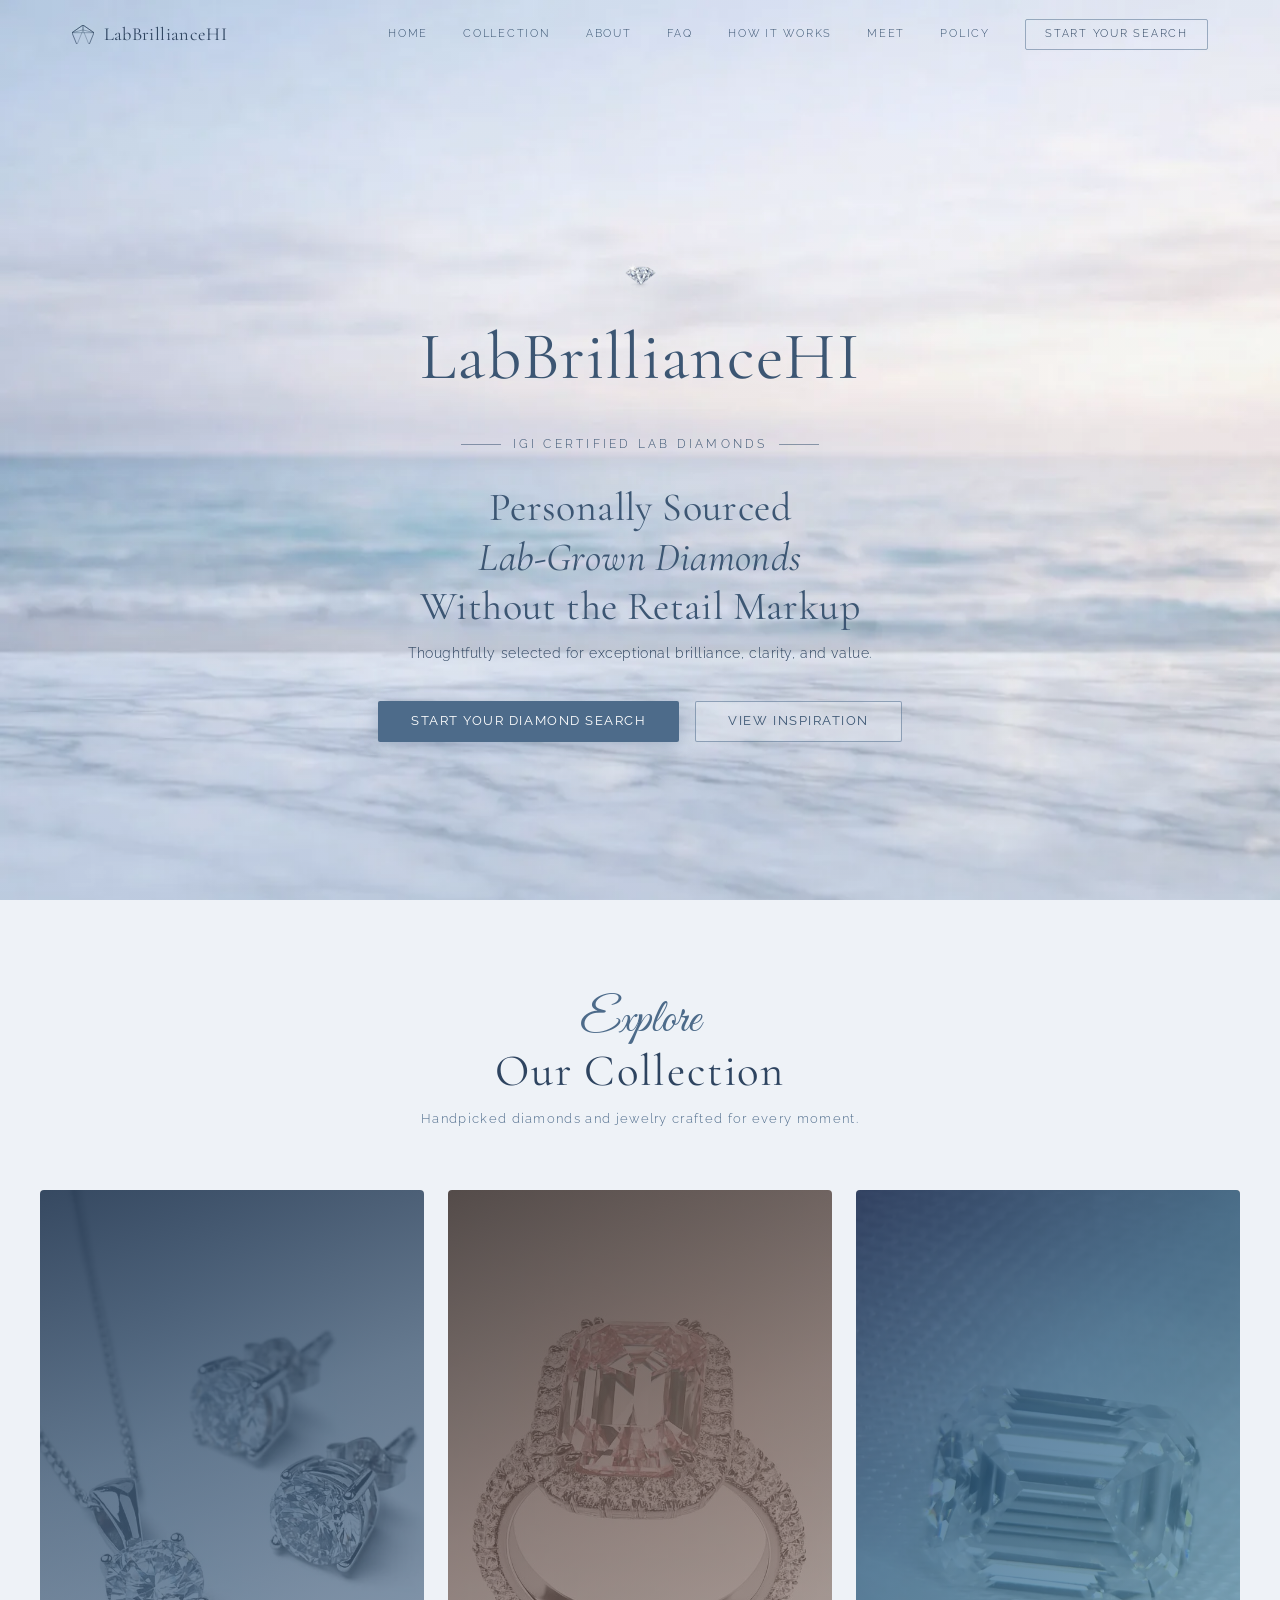
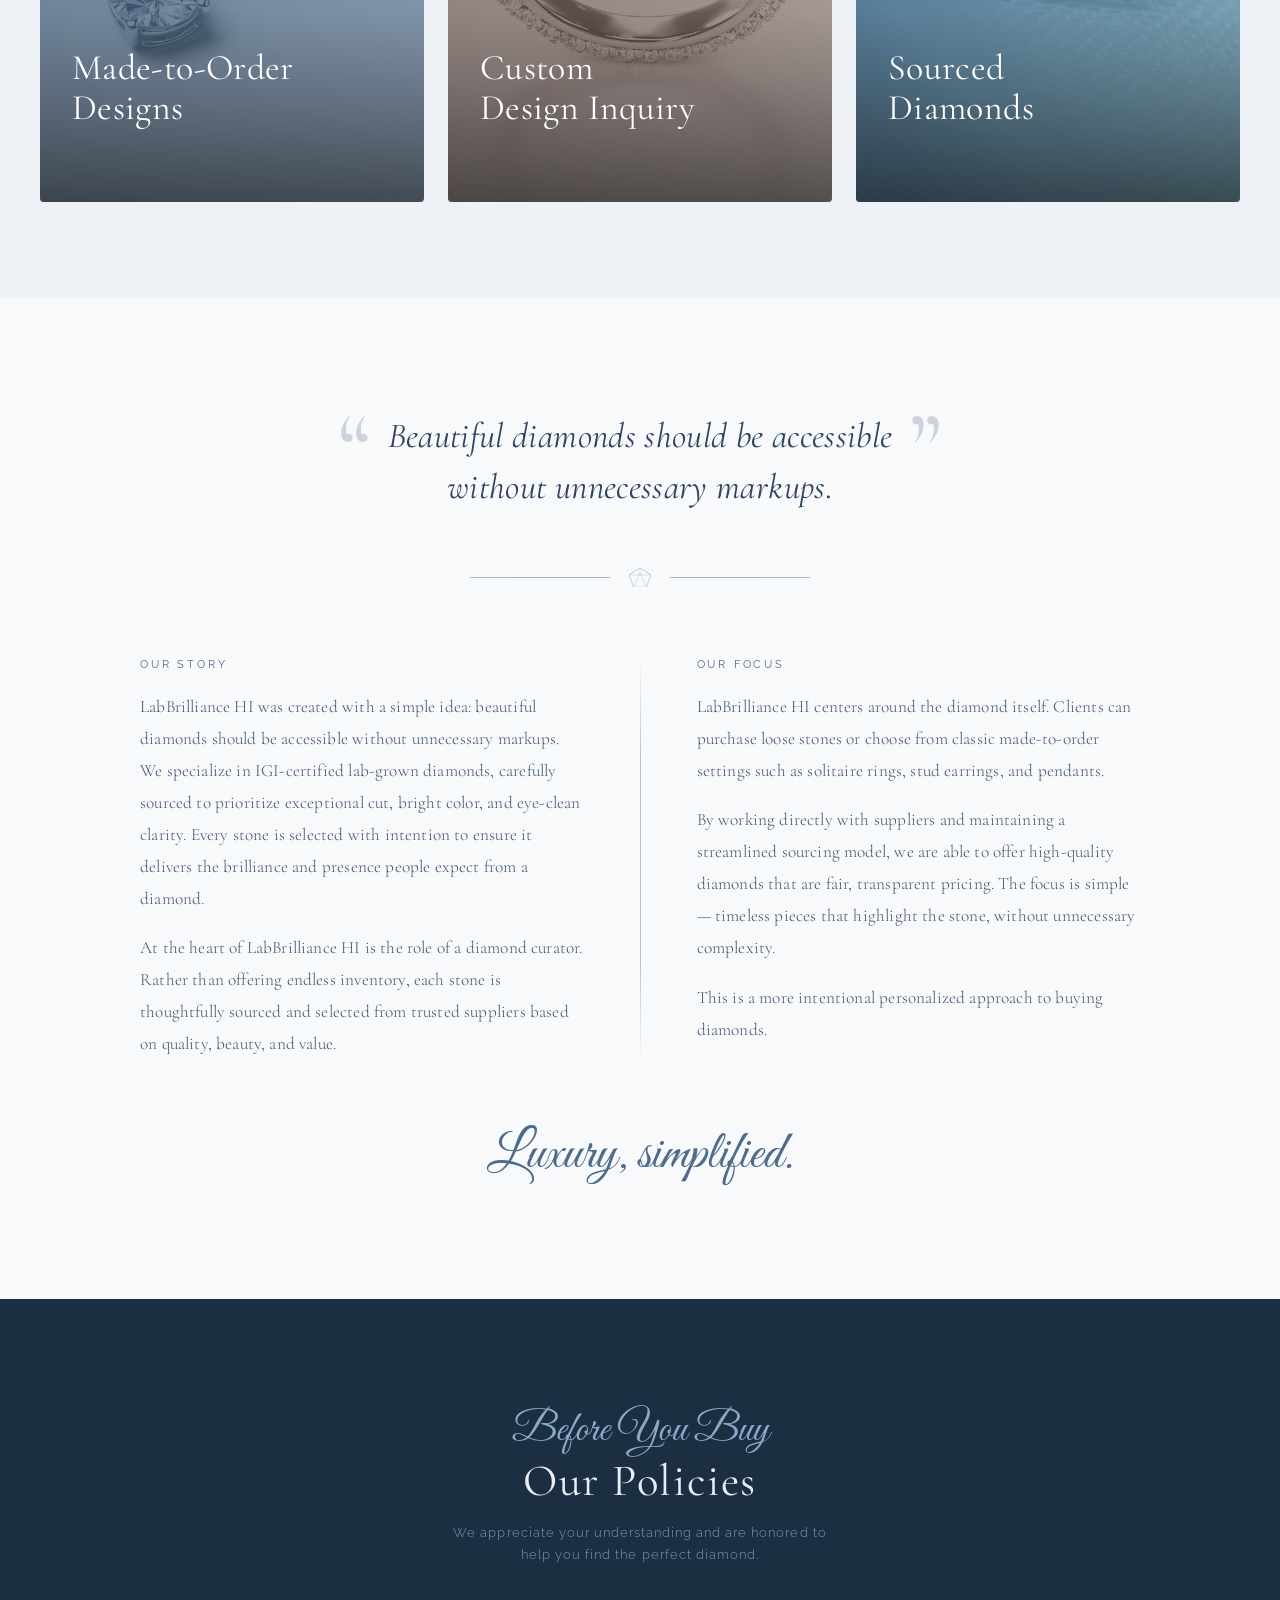
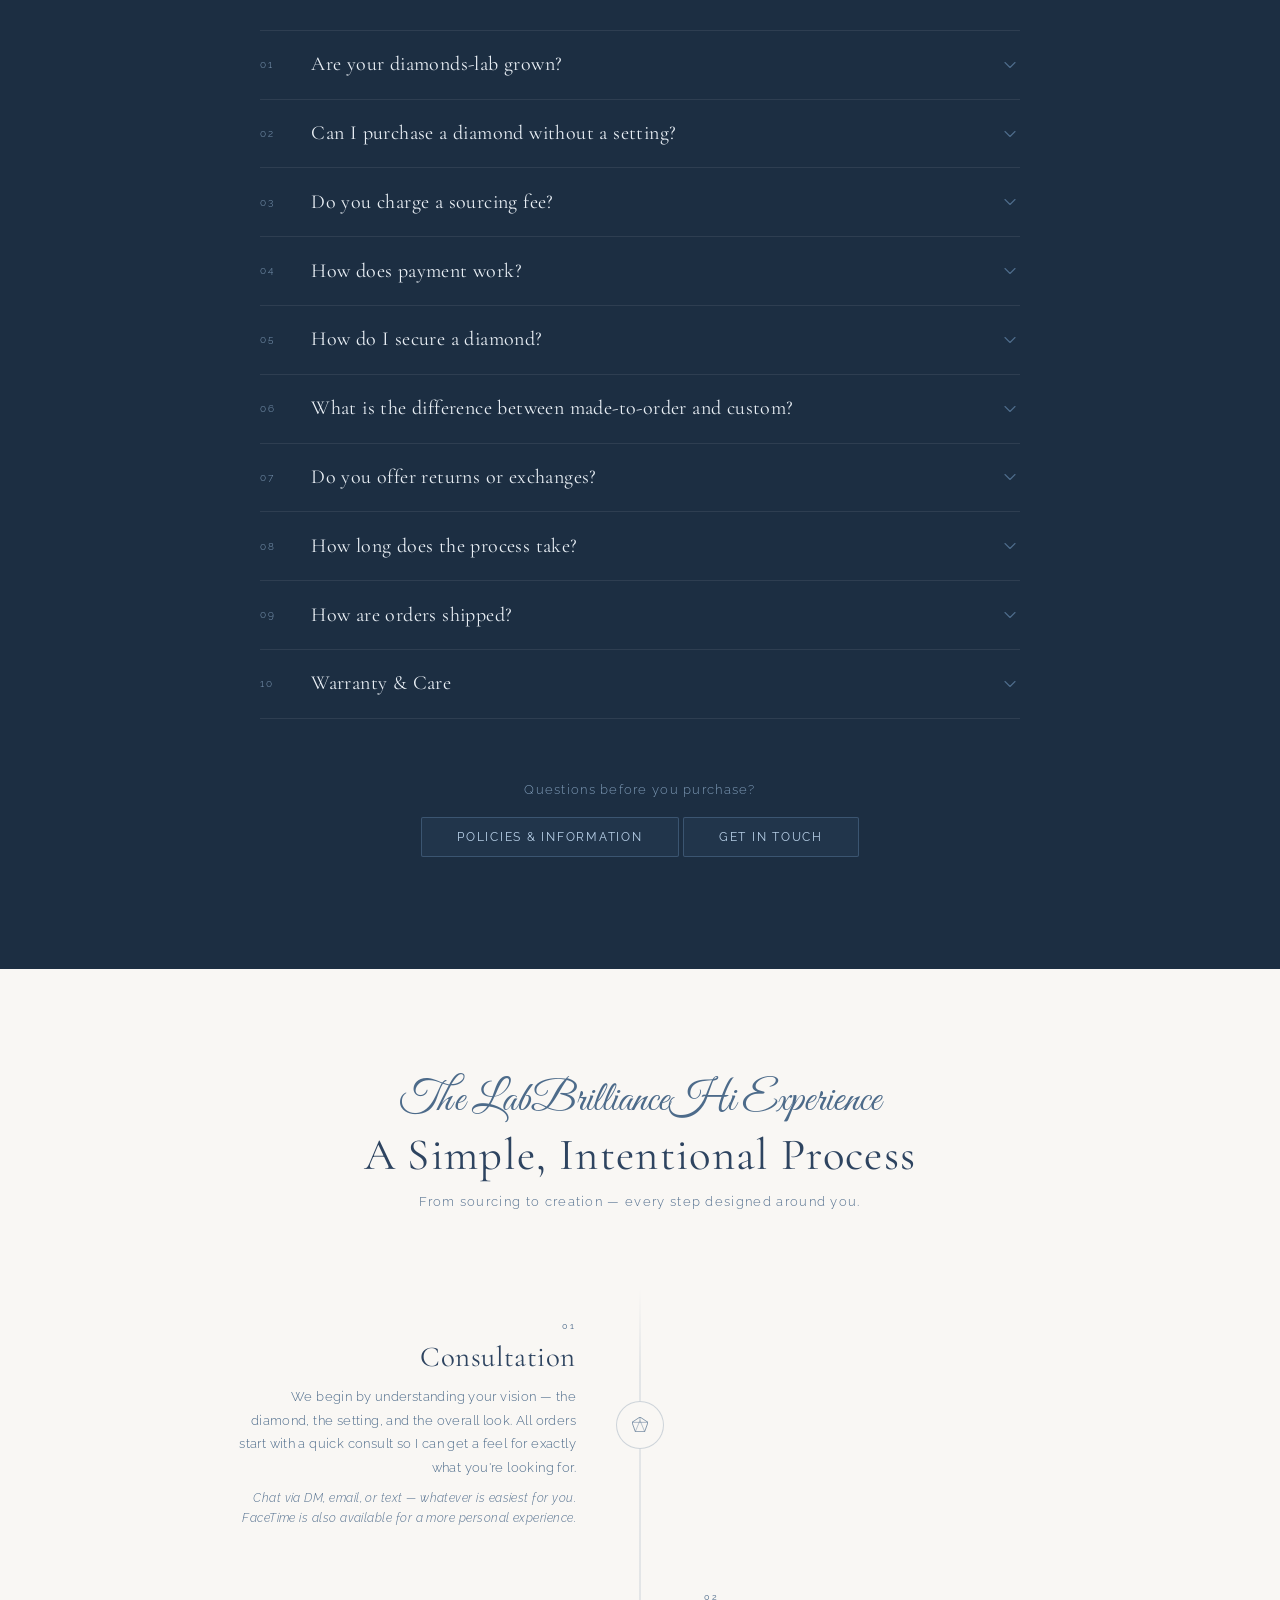
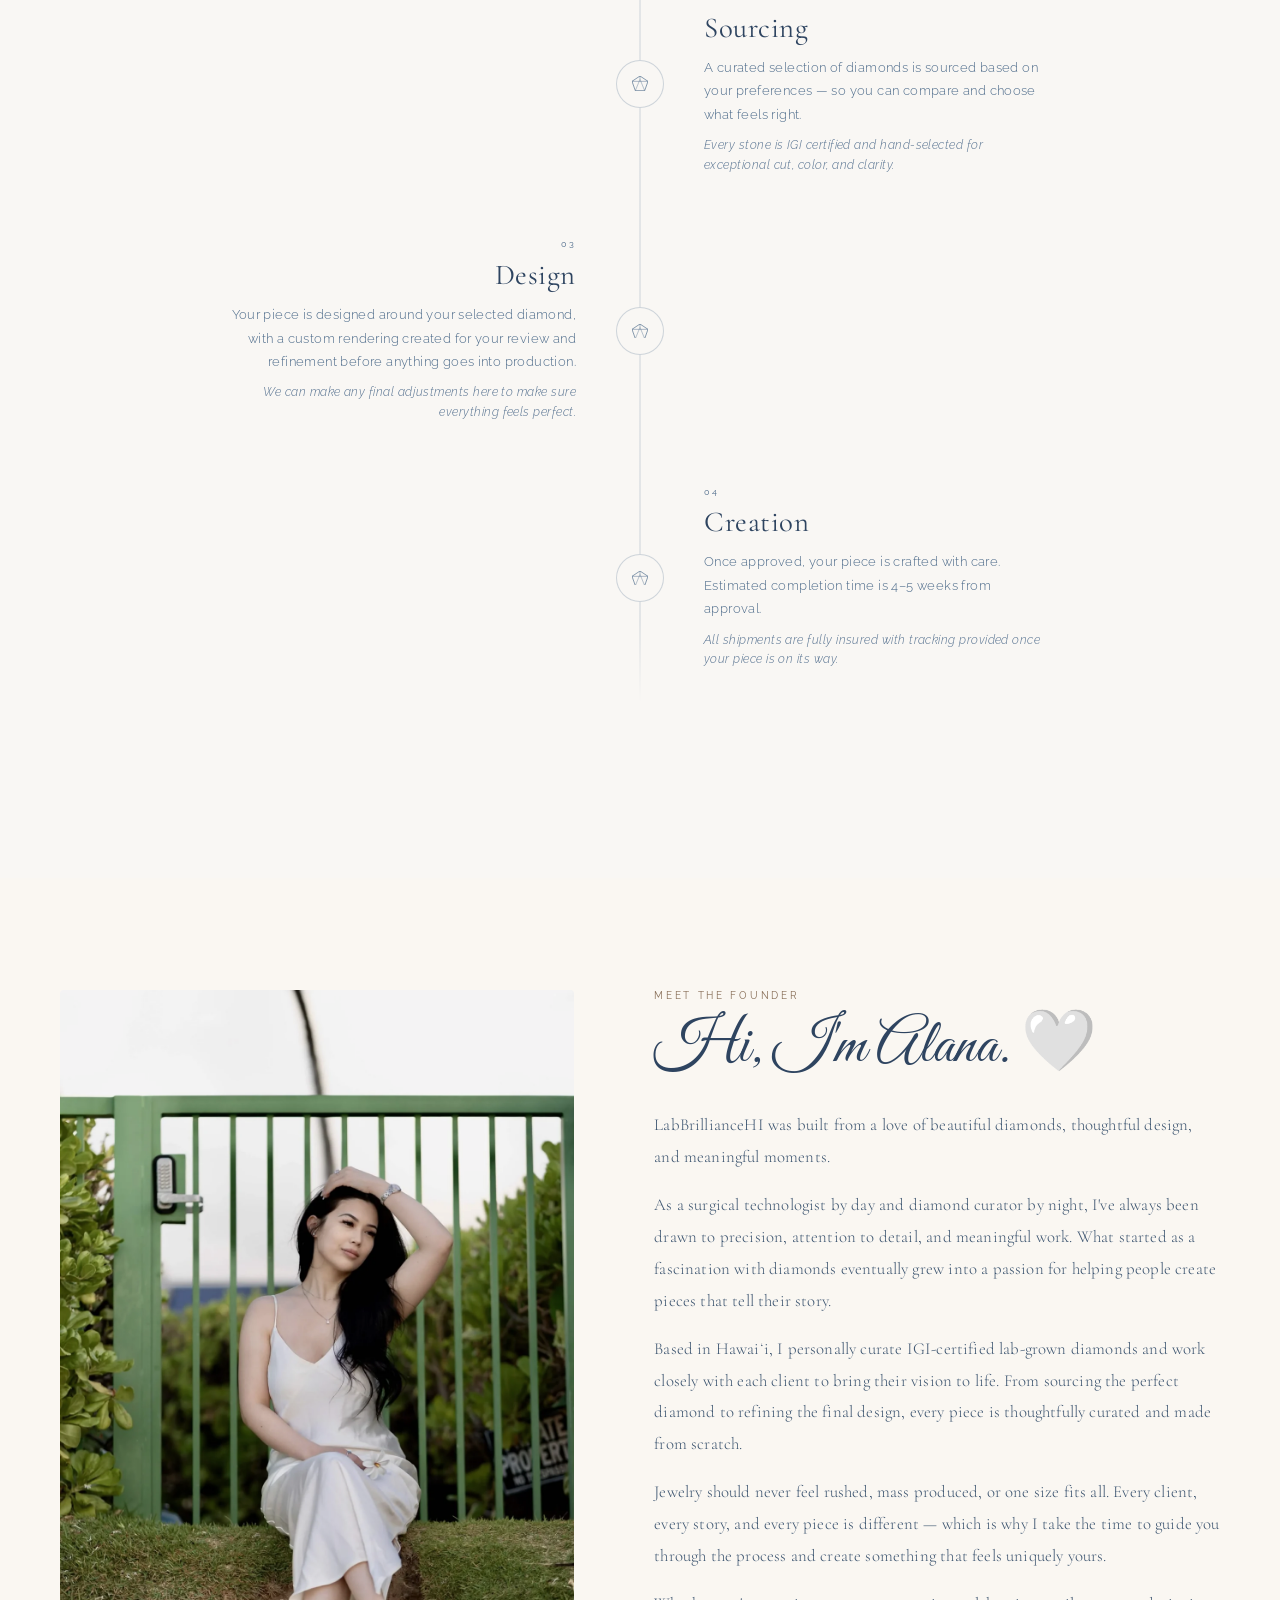
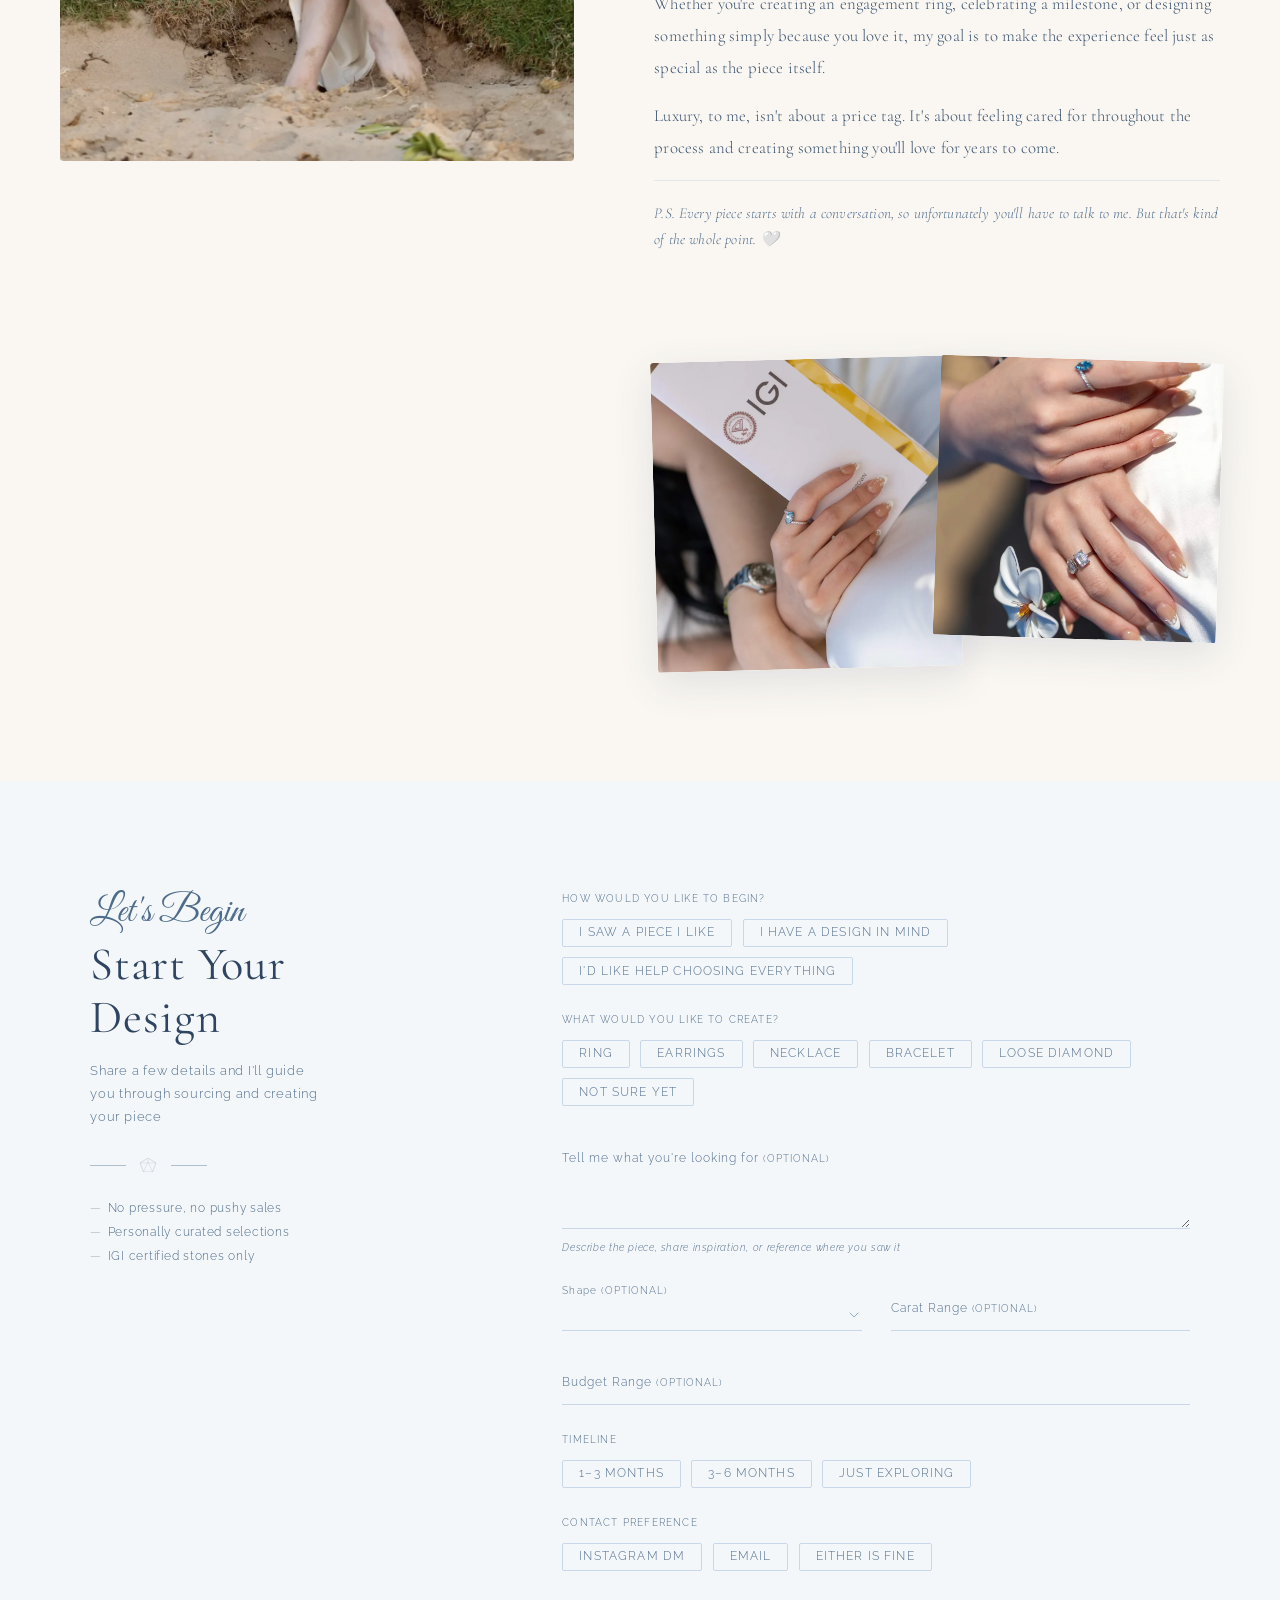
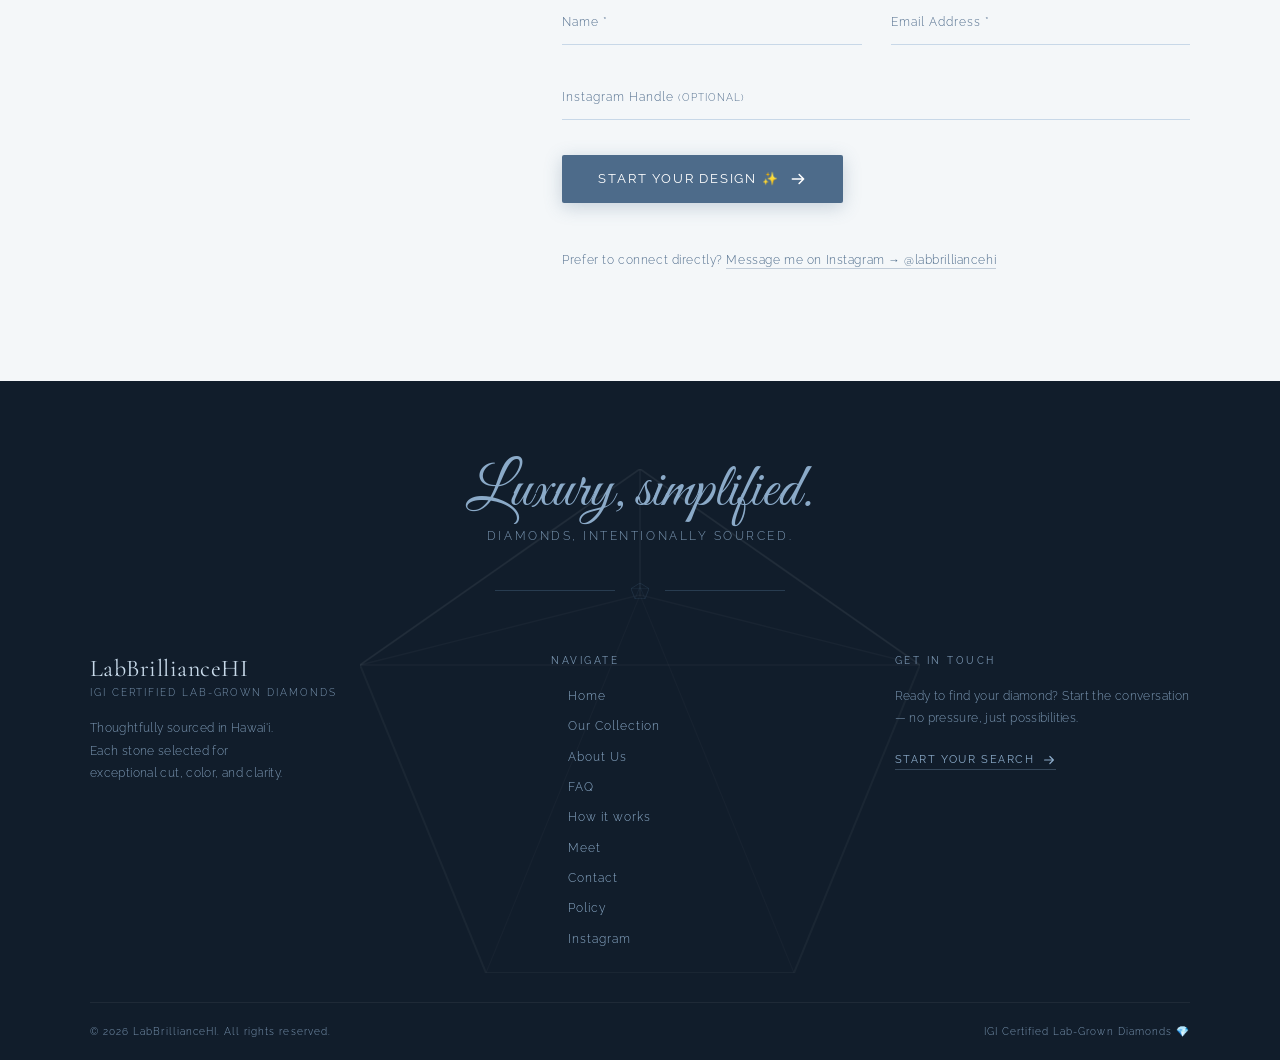
<file: index.html>
<!DOCTYPE html>
<html lang="en">
<head>
    <meta charset="UTF-8" />
    <meta name="viewport" content="width=device-width, initial-scale=1.0" />
    <title>LabBrillianceHi - IGI Certified Lab-Grown Diamonds in Hawaii</title>
    <meta name="description" content="LabBrillianceHI offers IGI-certified lab-grown diamonds in Hawaii. Expertly curated for exceptional cut, color, and clarity. Loose diamonds and made-to-order jewelry. Luxury, simplified." />
    <meta name="keywords" content="lab grown diamonds, IGI certified diamonds, lab diamond Hawaii, loose diamonds Oahu, diamond solitaire ring, lab diamond earrings, LabBrillianceHI" />
    <meta name="author" content="LabBrillianceHI" />
    <meta name="robots" content="index, follow" />
    <link rel="canonical" href="https://labbrilliancehi.com/" />
    <meta property="og:type" content="website" />
    <meta property="og:url" content="https://labbrilliancehi.com/" />
    <meta property="og:title" content="LabBrillianceHI – IGI Certified Lab-Grown Diamonds" />
    <meta property="og:description" content="Beautiful lab-grown diamonds, carefully curated for exceptional brilliance. IGI-certified, fairly priced, and available in Hawaii. Luxury, simplified." />
    <meta property="og:image" content="https://labbrilliancehi.com/public/images/herobg2.webp" />
    <meta property="og:locale" content="en_US" />
    <meta name="twitter:card" content="summary_large_image" />
    <meta name="twitter:title" content="LabBrillianceHI – IGI Certified Lab-Grown Diamonds" />
    <meta name="twitter:description" content="Beautiful lab-grown diamonds, carefully curated for exceptional brilliance. IGI-certified and fairly priced. Luxury, simplified." />
    <meta name="twitter:image" content="https://labbrilliancehi.com/public/images/herobg2.webp" />
    <link rel="icon" type="image/png" sizes="32x32" href="public/images/favicon-32x32.png" />
    <link rel="apple-touch-icon" sizes="180x180" href="public/images/favicon-180x180.png" />
    <meta name="theme-color" content="#4d6b8a" />
    <link rel="preload" href="public/images/herobg.webp" as="image" />
    <link rel="preconnect" href="https://fonts.googleapis.com" />
    <link rel="preconnect" href="https://fonts.gstatic.com" crossorigin />
    <link rel="stylesheet" href="https://fonts.googleapis.com/css2?family=Cormorant+Garamond:wght@300;400;600&family=Great+Vibes&family=Raleway:wght@300;400&display=swap" />
    <link rel="stylesheet" href="public/css/normalize.css">
    <link rel="stylesheet" href="public/css/styles.css">
    <script src="public/js/main.js" defer></script>
    <script type="application/ld+json">
      {
        "@context": "https://schema.org",
        "@type": "JewelryStore",
        "name": "LabBrillianceHI",
        "alternateName": "Lab Brilliance HI",
        "url": "https://labbrilliancehi.com",
        "logo": "https://labbrilliancehi.com/public/images/favicon-180x180.png",
        "image": "https://labbrilliancehi.com/public/images/herobg2.webp",
        "description": "IGI-certified lab-grown diamonds personally sourced in Hawai'i. Made-to-order solitaire rings, stud earrings, pendants, and custom designs. Luxury, simplified.",
        "founder": {
          "@type": "Person",
          "name": "Alana Sherman"
        },
        "telephone": "+1-808-778-5641",
        "email": "labbrilliancehi@gmail.com",
        "areaServed": {
          "@type": "AdministrativeArea",
          "name": "Oahu, Hawaii, United States"
        },
        "priceRange": "$$",
        "currenciesAccepted": "USD",
        "paymentAccepted": "Venmo",
        "sameAs": [
          "https://www.instagram.com/labbrilliancehi/"
        ],
        "hasOfferCatalog": {
          "@type": "OfferCatalog",
          "name": "Lab-Grown Diamond Jewelry",
          "itemListElement": [
            {
              "@type": "Offer",
              "itemOffered": {
                "@type": "Product",
                "name": "Loose Lab-Grown Diamonds",
                "description": "IGI-certified lab-grown loose diamonds in a variety of cuts and carats"
              }
            },
            {
              "@type": "Offer",
              "itemOffered": {
                "@type": "Product",
                "name": "Made-to-Order Jewelry",
                "description": "Solitaire rings, stud earrings, pendants, and tennis bracelets made to order"
              }
            },
            {
              "@type": "Offer",
              "itemOffered": {
                "@type": "Product",
                "name": "Custom Design",
                "description": "Fully custom jewelry designed around your selected diamond"
              }
            }
          ]
        }
      }
    </script>
</head>
<body>
  <a class="skip-link" href="#main">Skip to content</a>
  <header class="nav" id="nav" aria-label="Site header">
    <div class="nav-inner">
      <a href="#" class="nav-brand" aria-label="LabBrillianceHI — back to top">
        <svg class="nav-brand-diamond" viewBox="0 0 40 36" fill="none" xmlns="http://www.w3.org/2000/svg" aria-hidden="true">
          <polygon points="20,0 40,14 31,36 9,36 0,14" fill="none" stroke="currentColor" stroke-width="1.2"/>
          <polygon points="20,0 40,14 20,9"  fill="none" stroke="currentColor" stroke-width="0.7"/>
          <polygon points="20,0 0,14 20,9"   fill="none" stroke="currentColor" stroke-width="0.7"/>
          <line x1="0"  y1="14" x2="40" y2="14" stroke="currentColor" stroke-width="0.7"/>
          <line x1="20" y1="9"  x2="9"  y2="36" stroke="currentColor" stroke-width="0.6"/>
          <line x1="20" y1="9"  x2="31" y2="36" stroke="currentColor" stroke-width="0.6"/>
        </svg>
        <span class="nav-brand-name">LabBrillianceHI</span>
      </a>
      <nav class="nav-links" aria-label="Primary navigation">
        <a href="#" class="nav-link">Home</a>
        <a href="#diamonds" class="nav-link">Collection</a>
        <a href="#about"    class="nav-link">About</a>
        <a href="#policies" class="nav-link">FAQ</a>
        <a href="#experience" class="nav-link">How it works</a>
        <a href="#founder" class="nav-link">Meet</a>
        <a href="policies.html" class="nav-link">Policy</a>
        <a href="#contact"  class="nav-link nav-link-cta">Start Your Search</a>
      </nav>
      <button class="nav-hamburger" id="nav-hamburger" aria-label="Open menu" aria-expanded="false" aria-controls="nav-overlay">
        <span class="nav-hamburger-bar"></span>
        <span class="nav-hamburger-bar"></span>
        <span class="nav-hamburger-bar"></span>
      </button>
    </div>
  </header>
  <div class="nav-overlay" id="nav-overlay">
    <nav class="nav-overlay-links" aria-label="Mobile primary navigation">
      <a href="#" class="nav-overlay-link" data-nav-close>Home</a>
      <a href="#diamonds" class="nav-overlay-link" data-nav-close>Collection</a>
      <a href="#about"    class="nav-overlay-link" data-nav-close>About</a>
      <a href="#policies" class="nav-overlay-link" data-nav-close>FAQ</a>
      <a href="#experience" class="nav-overlay-link" data-nav-close>How it works</a>
      <a href="#founder" class="nav-overlay-link" data-nav-close>Meet</a>
      <a href="#contact"  class="nav-overlay-link" data-nav-close>Contact</a>
      <a href="policies.html"  class="nav-overlay-link" data-nav-close>Policy</a>
      <a href="https://www.instagram.com/labbrilliancehi/" class="nav-overlay-link" data-nav-close target="_blank" rel="noopener noreferrer">Instagram</a>
    </nav>
    <p class="nav-overlay-tagline">Luxury, simplified.</p>
  </div>
  <main id="main">
    <section class="hero">
        <div class="hero-overlay"></div>
    <div class="hero-content">
      <div class="hero-logo">
        <img src="/public/images/diamond.webp" class="hero-diamond-icon" alt="" width="168" height="252">
        <h1 class="hero-brand">LabBrillianceHI</h1>
        <p class="hero-tagline">
          <span class="hero-rule"></span>
          IGI Certified Lab Diamonds
          <span class="hero-rule"></span>
        </p>
      </div>
      <div class="hero-headline">
        <p class="hero-headline-main">Personally Sourced</p>
        <p class="hero-headline-italic">Lab-Grown Diamonds</p>
        <p class="hero-headline-main">Without the Retail Markup</p>
        <p class="hero-subtext">Thoughtfully selected for exceptional brilliance, clarity, and value.</p>
      </div>
      <div class="hero-ctas">
        <a href="#diamonds" class="btn btn-primary">Start Your Diamond Search</a>
        <a href="#about"  class="btn btn-outline">View Inspiration</a>
      </div>
    </div>
  </section>
  <section class="collection" aria-label="Shop our collection" id="diamonds">
    <div class="collection-header">
      <span class="collection-header-script">Explore</span>
      <h2 class="collection-header-title">Our Collection</h2>
      <p class="collection-header-sub">Handpicked diamonds and jewelry crafted for every moment.</p>
    </div>
    <div class="collection-grid">
      <article class="collection-card collection-card-featured">
        <div class="collection-card-bg"></div>
        <div class="collection-card-shimmer"></div>
        <div class="collection-card-body">
          <h3 class="collection-card-title">Made-to-Order<br>Designs</h3>
          <p class="collection-card-desc">Every piece is made from scratch, designed with intention, just for you.<br> Available in white, yellow, or rose gold. </p>
          <a href="designs.html" class="collection-card-btn">
            <span>Explore Designs</span>
            <svg width="16" height="16" viewBox="0 0 16 16" fill="none" aria-hidden="true">
              <path d="M3 8h10M9 4l4 4-4 4" stroke="currentColor" stroke-width="1.4" stroke-linecap="round" stroke-linejoin="round"/>
            </svg>
          </a>
        </div>
        <div class="collection-card-corner collection-card-corner-tl"></div>
        <div class="collection-card-corner collection-card-corner-br"></div>
      </article>
      <article class="collection-card collection-card-predesigned">
        <div class="collection-card-bg"></div>
        <div class="collection-card-shimmer"></div>
        <div class="collection-card-body">
          <h3 class="collection-card-title">Custom<br>Design Inquiry</h3>
          <p class="collection-card-desc">Create something truly yours. From diamond selection to final setting, each piece is tailored to your vision.</p>
          <a href="custom-design.html" class="collection-card-btn">
            <span>Start Your Custom Design</span>
            <svg width="16" height="16" viewBox="0 0 16 16" fill="none" aria-hidden="true">
              <path d="M3 8h10M9 4l4 4-4 4" stroke="currentColor" stroke-width="1.4" stroke-linecap="round" stroke-linejoin="round"/>
            </svg>
          </a>
        </div>
        <div class="collection-card-corner collection-card-corner-tl"></div>
        <div class="collection-card-corner collection-card-corner-br"></div>
      </article>
      <article class="collection-card collection-card-gems">
        <div class="collection-card-bg"></div>
        <div class="collection-card-shimmer"></div>
        <div class="collection-card-body">
          <h3 class="collection-card-title">Sourced<br>Diamonds</h3>
          <p class="collection-card-desc">A selection of diamonds I've recently sourced. More options available upon request.</p>
          <a href="diamonds.html" class="collection-card-btn">
            <span>View Diamonds</span>
            <svg width="16" height="16" viewBox="0 0 16 16" fill="none" aria-hidden="true">
              <path d="M3 8h10M9 4l4 4-4 4" stroke="currentColor" stroke-width="1.4" stroke-linecap="round" stroke-linejoin="round"/>
            </svg>
          </a>
        </div>
        <div class="collection-card-corner collection-card-corner-tl"></div>
        <div class="collection-card-corner collection-card-corner-br"></div>
      </article>
    </div>
  </section>
  <section class="about" id="about" aria-label="About LabBrillianceHI">
    <div class="about-pull">
      <span class="about-pull-mark" aria-hidden="true">&ldquo;</span>
      <blockquote class="about-pull-quote">
        Beautiful diamonds should be accessible<br>without unnecessary markups.
      </blockquote>
      <span class="about-pull-mark" aria-hidden="true">&rdquo;</span>
    </div>
    <div class="about-divider" aria-hidden="true">
      <span class="about-divider-rule"></span>
      <svg class="about-divider-diamond" viewBox="0 0 32 28" fill="none" xmlns="http://www.w3.org/2000/svg">
        <polygon points="16,0 32,10 25,28 7,28 0,10" fill="none" stroke="currentColor" stroke-width="1"/>
        <line x1="16" y1="0"  x2="16" y2="7"  stroke="currentColor" stroke-width="0.6"/>
        <line x1="0"  y1="10" x2="32" y2="10" stroke="currentColor" stroke-width="0.6"/>
        <line x1="16" y1="7"  x2="7"  y2="28" stroke="currentColor" stroke-width="0.6"/>
        <line x1="16" y1="7"  x2="25" y2="28" stroke="currentColor" stroke-width="0.6"/>
      </svg>
      <span class="about-divider-rule"></span>
    </div>
    <div class="about-body">
      <div class="about-col">
        <h2 class="about-col-heading">Our Story</h2>
        <p class="about-col-text">
          LabBrilliance HI was created with a simple idea: beautiful diamonds should be
          accessible without unnecessary markups. We specialize in IGI-certified lab-grown
          diamonds, carefully sourced to prioritize exceptional cut, bright color, and
          eye-clean clarity. Every stone is selected with intention to ensure it delivers
          the brilliance and presence people expect from a diamond.
        </p>
        <p class="about-col-text">
          At the heart of LabBrilliance HI is the role of a diamond curator. Rather than
          offering endless inventory, each stone is thoughtfully sourced and selected from
          trusted suppliers based on quality, beauty, and value.
        </p>
      </div>
      <div class="about-col-rule" aria-hidden="true"></div>
      <div class="about-col">
        <h2 class="about-col-heading">Our Focus</h2>
        <p class="about-col-text">
          LabBrilliance HI centers around the diamond itself. Clients can purchase loose stones or choose from
          classic made-to-order settings such as solitaire rings, stud earrings, and pendants.
        </p>
        <p class="about-col-text">
          By working directly with suppliers and maintaining a streamlined sourcing
          model, we are able to offer high-quality diamonds that are fair, transparent pricing.
          The focus is simple — timeless pieces that highlight the stone, without unnecessary complexity.
        </p>
        <p class="about-col-text">
          This is a more intentional personalized approach to buying diamonds.
        </p>
      </div>
    </div>
    <p class="about-signoff">Luxury, simplified.</p>
  </section>
  <section class="policies" id="policies" aria-label="Policies">
    <div class="policies-header">
      <span class="policies-header-script">Before You Buy</span>
      <h2 class="policies-header-title">Our Policies</h2>
      <p class="policies-header-sub">We appreciate your understanding and are honored to help you find the perfect diamond.</p>
    </div>
    <div class="policies-accordion" role="list">
      <div class="policies-item" role="listitem">
        <button class="policies-item-trigger" id="policy-1-trigger" aria-expanded="false" aria-controls="policy-1">
          <span class="policies-item-number">01</span>
          <span class="policies-item-heading">Are your diamonds-lab grown?</span>
          <svg class="policies-item-icon" viewBox="0 0 24 24" fill="none" aria-hidden="true">
            <path d="M6 9l6 6 6-6" stroke="currentColor" stroke-width="1.4" stroke-linecap="round" stroke-linejoin="round"/>
          </svg>
        </button>
        <div class="policies-item-body" id="policy-1" role="region" aria-labelledby="policy-1-trigger">
          <p>Yes. All diamonds are IGI-certified lab-grown diamonds. <br >They are chemically and physically identical to natural diamonds, offering the same brilliance with a more intentional approach to pricing.</p>
        </div>
      </div>
      <div class="policies-item" role="listitem">
        <button class="policies-item-trigger" id="policy-2-trigger" aria-expanded="false" aria-controls="policy-2">
          <span class="policies-item-number">02</span>
          <span class="policies-item-heading">Can I purchase a diamond without a setting?</span>
          <svg class="policies-item-icon" viewBox="0 0 24 24" fill="none" aria-hidden="true">
            <path d="M6 9l6 6 6-6" stroke="currentColor" stroke-width="1.4" stroke-linecap="round" stroke-linejoin="round"/>
          </svg>
        </button>
        <div class="policies-item-body" id="policy-2" role="region" aria-labelledby="policy-2-trigger">
          <p>Yes. All sourced diamonds can be purchased loose or set into a made-to-order piece.</p>
        </div>
      </div>
      <div class="policies-item" role="listitem">
        <button class="policies-item-trigger" id="policy-3-trigger" aria-expanded="false" aria-controls="policy-3">
          <span class="policies-item-number">03</span>
          <span class="policies-item-heading">Do you charge a sourcing fee?</span>
          <svg class="policies-item-icon" viewBox="0 0 24 24" fill="none" aria-hidden="true">
            <path d="M6 9l6 6 6-6" stroke="currentColor" stroke-width="1.4" stroke-linecap="round" stroke-linejoin="round"/>
          </svg>
        </button>
        <div class="policies-item-body" id="policy-3" role="region" aria-labelledby="policy-3-trigger">
          <p>No. I don't charge to source diamonds. I'll share options with you first, and you only pay once you decide on a stone or piece you love. No pressure, just options.</p>
        </div>
      </div>
      <div class="policies-item" role="listitem">
        <button class="policies-item-trigger" id="policy-4-trigger" aria-expanded="false" aria-controls="policy-4">
          <span class="policies-item-number">04</span>
          <span class="policies-item-heading">How does payment work?</span>
          <svg class="policies-item-icon" viewBox="0 0 24 24" fill="none" aria-hidden="true">
            <path d="M6 9l6 6 6-6" stroke="currentColor" stroke-width="1.4" stroke-linecap="round" stroke-linejoin="round"/>
          </svg>
        </button>
        <div class="policies-item-body" id="policy-4" role="region" aria-labelledby="policy-4-trigger">
          <p>Payment is required to secure your diamond and begin production. For sourced diamonds, I will first provide options for review before anything is secured. <br >Payment is currently accepted via Venmo. Additional options may be available upon request.</p>
        </div>
      </div>
      <div class="policies-item" role="listitem">
        <button class="policies-item-trigger" id="policy-5-trigger" aria-expanded="false" aria-controls="policy-5">
          <span class="policies-item-number">05</span>
          <span class="policies-item-heading">How do I secure a diamond?</span>
          <svg class="policies-item-icon" viewBox="0 0 24 24" fill="none" aria-hidden="true">
            <path d="M6 9l6 6 6-6" stroke="currentColor" stroke-width="1.4" stroke-linecap="round" stroke-linejoin="round"/>
          </svg>
        </button>
        <div class="policies-item-body" id="policy-5" role="region" aria-labelledby="policy-5-trigger">
          <p>Diamonds are not held without payment. Once you select your preferred stone, it can be secured with full payment. <br >Due to availability, stones may sell if not reserved.</p>
        </div>
      </div>
      <div class="policies-item" role="listitem">
        <button class="policies-item-trigger" id="policy-6-trigger" aria-expanded="false" aria-controls="policy-6">
          <span class="policies-item-number">06</span>
          <span class="policies-item-heading">What is the difference between made-to-order and custom?</span>
          <svg class="policies-item-icon" viewBox="0 0 24 24" fill="none" aria-hidden="true">
            <path d="M6 9l6 6 6-6" stroke="currentColor" stroke-width="1.4" stroke-linecap="round" stroke-linejoin="round"/>
          </svg>
        </button>
        <div class="policies-item-body" id="policy-6" role="region" aria-labelledby="policy-6-trigger">
          <p>Made-to-order pieces feature timeless design styles and are crafted specifically for each order. A rendering is provided for approval before production begins.<br />Custom designs are created entirely around your vision and include a fully customized CAD design process before production.</p>
        </div>
      </div>
      <div class="policies-item" role="listitem">
        <button class="policies-item-trigger" id="policy-7-trigger" aria-expanded="false" aria-controls="policy-7">
          <span class="policies-item-number">07</span>
          <span class="policies-item-heading">Do you offer returns or exchanges?</span>
          <svg class="policies-item-icon" viewBox="0 0 24 24" fill="none" aria-hidden="true">
            <path d="M6 9l6 6 6-6" stroke="currentColor" stroke-width="1.4" stroke-linecap="round" stroke-linejoin="round"/>
          </svg>
        </button>
        <div class="policies-item-body" id="policy-7" role="region" aria-labelledby="policy-7-trigger">
          <p>Loose diamonds and gemstones may be returned within 48 hours of delivery for a refund, provided they are in their original, unaltered condition, accompanied by all grading reports and documentation, and not damaged, modified, mounted, or altered in any way. Customers are responsible for return shipping costs. Refunds will be issued after the stone has been received and inspected. <br >Custom jewelry is made specifically for each client and is therefore considered final sale.</p>
        </div>
      </div>
      <div class="policies-item" role="listitem">
        <button class="policies-item-trigger" id="policy-8-trigger" aria-expanded="false" aria-controls="policy-8">
          <span class="policies-item-number">08</span>
          <span class="policies-item-heading">How long does the process take?</span>
          <svg class="policies-item-icon" viewBox="0 0 24 24" fill="none" aria-hidden="true">
            <path d="M6 9l6 6 6-6" stroke="currentColor" stroke-width="1.4" stroke-linecap="round" stroke-linejoin="round"/>
          </svg>
        </button>
        <div class="policies-item-body" id="policy-8" role="region" aria-labelledby="policy-8-trigger">
          <p>Estimated timeframe is 4-5 weeks.</p>
        </div>
      </div>
      <div class="policies-item" role="listitem">
        <button class="policies-item-trigger" id="policy-9-trigger" aria-expanded="false" aria-controls="policy-9">
          <span class="policies-item-number">09</span>
          <span class="policies-item-heading">How are orders shipped?</span>
          <svg class="policies-item-icon" viewBox="0 0 24 24" fill="none" aria-hidden="true">
            <path d="M6 9l6 6 6-6" stroke="currentColor" stroke-width="1.4" stroke-linecap="round" stroke-linejoin="round"/>
          </svg>
        </button>
        <div class="policies-item-body" id="policy-9" role="region" aria-labelledby="policy-9-trigger">
          <p>All jewelry is carefully packaged and shipped with tracking and insurance when applicable. <br >Signature confirmation is required upon delivery to ensure security.</p>
        </div>
      </div>
      <div class="policies-item" role="listitem">
        <button class="policies-item-trigger" id="policy-10-trigger" aria-expanded="false" aria-controls="policy-10">
          <span class="policies-item-number">10</span>
          <span class="policies-item-heading">Warranty & Care</span>
          <svg class="policies-item-icon" viewBox="0 0 24 24" fill="none" aria-hidden="true">
            <path d="M6 9l6 6 6-6" stroke="currentColor" stroke-width="1.4" stroke-linecap="round" stroke-linejoin="round"/>
          </svg>
        </button>
        <div class="policies-item-body" id="policy-10" role="region" aria-labelledby="policy-10-trigger">
          <p>All jewelry purchases include a two-year workmanship warranty covering manufacturing defects in materials and craftsmanship. If a manufacturing issue is identified within two years of delivery, I will work with my production partners to evaluate and resolve the issue whenever possible. <br />Normal wear and tear; scratches, dents, or surface damage; loss or theft of jewelry; accidental damage or impact; damage caused by improper care or misuse; and repairs, resizing, or modifications by another jeweler are not covered. However, I’m always happy to help evaluate the situation and discuss available repair options. Because every situation is unique, stone loss claims will be evaluated on a case-by-case basis. <br />To keep your jewelry looking its best, I recommend removing it during strenuous activity, sleeping, swimming, and when using household chemicals.</p>
        </div>
      </div>
    </div>
    <div class="policies-footer">
      <p class="policies-footer-text">Questions before you purchase?</p>
      <a href="policies.html" class="btn btn-policies">Policies &amp; Information</a>
      <a href="#contact" class="btn btn-policies">Get in Touch</a>
    </div>
  </section>
  <section class="experience" id="experience" aria-label="The LabBrillianceHI Experience">
    <div class="experience-header">
      <span class="experience-header-script">The LabBrillianceHi Experience</span>
      <h2 class="experience-header-title">A Simple, Intentional Process</h2>
      <p class="experience-header-sub">From sourcing to creation — every step designed around you.</p>
    </div>
    <ol class="experience-timeline" role="list" aria-label="Process steps">
      <li class="experience-step experience-step-left">
        <div class="experience-step-content">
          <span class="experience-step-label">01</span>
          <h3 class="experience-step-title">Consultation</h3>
          <p class="experience-step-text">We begin by understanding your vision — the diamond, the setting, and the overall look. All orders start with a quick consult so I can get a feel for exactly what you're looking for.</p>
          <p class="experience-step-note">Chat via DM, email, or text — whatever is easiest for you. FaceTime is also available for a more personal experience.</p>
        </div>
        <div class="experience-step-marker" aria-hidden="true">
          <svg viewBox="0 0 24 22" fill="none" xmlns="http://www.w3.org/2000/svg">
            <polygon points="12,0 24,8 19,22 5,22 0,8" fill="none" stroke="currentColor" stroke-width="1"/>
            <line x1="12" y1="0" x2="12" y2="5"  stroke="currentColor" stroke-width="0.7"/>
            <line x1="0"  y1="8" x2="24" y2="8"  stroke="currentColor" stroke-width="0.7"/>
            <line x1="12" y1="5" x2="5"  y2="22" stroke="currentColor" stroke-width="0.6"/>
            <line x1="12" y1="5" x2="19" y2="22" stroke="currentColor" stroke-width="0.6"/>
          </svg>
        </div>
        <div class="experience-step-empty" aria-hidden="true"></div>
      </li>
      <li class="experience-step experience-step-right">
        <div class="experience-step-empty" aria-hidden="true"></div>
        <div class="experience-step-marker" aria-hidden="true">
          <svg viewBox="0 0 24 22" fill="none" xmlns="http://www.w3.org/2000/svg">
            <polygon points="12,0 24,8 19,22 5,22 0,8" fill="none" stroke="currentColor" stroke-width="1"/>
            <line x1="12" y1="0" x2="12" y2="5"  stroke="currentColor" stroke-width="0.7"/>
            <line x1="0"  y1="8" x2="24" y2="8"  stroke="currentColor" stroke-width="0.7"/>
            <line x1="12" y1="5" x2="5"  y2="22" stroke="currentColor" stroke-width="0.6"/>
            <line x1="12" y1="5" x2="19" y2="22" stroke="currentColor" stroke-width="0.6"/>
          </svg>
        </div>
        <div class="experience-step-content">
          <span class="experience-step-label">02</span>
          <h3 class="experience-step-title">Sourcing</h3>
          <p class="experience-step-text">A curated selection of diamonds is sourced based on your preferences — so you can compare and choose what feels right.</p>
          <p class="experience-step-note">Every stone is IGI certified and hand-selected for exceptional cut, color, and clarity.</p>
        </div>
      </li>
      <li class="experience-step experience-step-left">
        <div class="experience-step-content">
          <span class="experience-step-label">03</span>
          <h3 class="experience-step-title">Design</h3>
          <p class="experience-step-text">Your piece is designed around your selected diamond, with a custom rendering created for your review and refinement before anything goes into production.</p>
          <p class="experience-step-note">We can make any final adjustments here to make sure everything feels perfect.</p>
        </div>
        <div class="experience-step-marker" aria-hidden="true">
          <svg viewBox="0 0 24 22" fill="none" xmlns="http://www.w3.org/2000/svg">
            <polygon points="12,0 24,8 19,22 5,22 0,8" fill="none" stroke="currentColor" stroke-width="1"/>
            <line x1="12" y1="0" x2="12" y2="5"  stroke="currentColor" stroke-width="0.7"/>
            <line x1="0"  y1="8" x2="24" y2="8"  stroke="currentColor" stroke-width="0.7"/>
            <line x1="12" y1="5" x2="5"  y2="22" stroke="currentColor" stroke-width="0.6"/>
            <line x1="12" y1="5" x2="19" y2="22" stroke="currentColor" stroke-width="0.6"/>
          </svg>
        </div>
        <div class="experience-step-empty" aria-hidden="true"></div>
      </li>
      <li class="experience-step experience-step-right">
        <div class="experience-step-empty" aria-hidden="true"></div>
        <div class="experience-step-marker" aria-hidden="true">
          <svg viewBox="0 0 24 22" fill="none" xmlns="http://www.w3.org/2000/svg">
            <polygon points="12,0 24,8 19,22 5,22 0,8" fill="none" stroke="currentColor" stroke-width="1"/>
            <line x1="12" y1="0" x2="12" y2="5"  stroke="currentColor" stroke-width="0.7"/>
            <line x1="0"  y1="8" x2="24" y2="8"  stroke="currentColor" stroke-width="0.7"/>
            <line x1="12" y1="5" x2="5"  y2="22" stroke="currentColor" stroke-width="0.6"/>
            <line x1="12" y1="5" x2="19" y2="22" stroke="currentColor" stroke-width="0.6"/>
          </svg>
        </div>
        <div class="experience-step-content">
          <span class="experience-step-label">04</span>
          <h3 class="experience-step-title">Creation</h3>
          <p class="experience-step-text">Once approved, your piece is crafted with care. Estimated completion time is 4–5 weeks from approval.</p>
          <p class="experience-step-note">All shipments are fully insured with tracking provided once your piece is on its way.</p>
        </div>
      </li>
    </ol>
  </section>
  <section class="founder" id="founder" aria-label="Meet the Founder">
    <div class="founder-inner">
      <div class="founder-portrait-col">
        <div class="founder-portrait-wrap">
          <img
            class="founder-portrait"
            src="public/images/IMG_6810.webp"
            alt="Alana, founder of LabBrillianceHI, seated on a beach in Hawaii"
            loading="lazy"
            width="1200"
            height="1800"
          />
          <span class="founder-corner founder-corner-tl" aria-hidden="true"></span>
          <span class="founder-corner founder-corner-br" aria-hidden="true"></span>
        </div>
      </div>
      <div class="founder-copy-col">
        <div class="founder-copy">
          <span class="founder-eyebrow">Meet the Founder</span>
          <h2 class="founder-greeting">Hi, I'm Alana. 🤍</h2>
          <p class="founder-text">
            LabBrillianceHI was built from a love of beautiful diamonds, thoughtful design, and meaningful moments.
          </p>
          <p class="founder-text">
            As a surgical technologist by day and diamond curator by night, I've always been drawn to precision, attention to detail, and meaningful work. What started as a fascination with diamonds eventually grew into a passion for helping people create pieces that tell their story.
          </p>
          <p class="founder-text">
            Based in Hawaiʻi, I personally curate IGI-certified lab-grown diamonds and work closely with each client to bring their vision to life. From sourcing the perfect diamond to refining the final design, every piece is thoughtfully curated and made from scratch.
          </p>
          <p class="founder-text">
            Jewelry should never feel rushed, mass produced, or one size fits all. Every client, every story, and every piece is different — which is why I take the time to guide you through the process and create something that feels uniquely yours.
          </p>
          <p class="founder-text">
            Whether you're creating an engagement ring, celebrating a milestone, or designing something simply because you love it, my goal is to make the experience feel just as special as the piece itself.
          </p>
          <p class="founder-text">
            Luxury, to me, isn't about a price tag. It's about feeling cared for throughout the process and creating something you'll love for years to come.
          </p>
          <p class="founder-ps">
            P.S. Every piece starts with a conversation, so unfortunately you'll have to talk to me. But that's kind of the whole point. 🤍
          </p>
        </div>
        <div class="founder-cluster">
          <div class="founder-cluster-img founder-cluster-img-back">
            <img
              src="public/images/IMG_6812.webp"
              alt="Hands holding an IGI lab-grown diamond certificate"
              loading="lazy"
              width="960"
              height="1440"
            />
          </div>
          <div class="founder-cluster-img founder-cluster-img-front">
            <img
              src="public/images/IMG_6811.webp"
              alt="Close-up of diamond rings and a plumeria flower"
              loading="lazy"
              width="960"
              height="1440"
            />
          </div>
        </div>
      </div>
    </div>
  </section>
  <section class="contact" id="contact" aria-label="Start your diamond search">
    <div class="contact-inner">
      <div class="contact-intro">
        <span class="contact-intro-script">Let's Begin</span>
        <h2 class="contact-intro-title">Start Your<br>Design</h2>
        <p class="contact-intro-sub">Share a few details and I'll guide you through sourcing and creating your piece</p>
        <div class="contact-intro-divider" aria-hidden="true">
          <span class="contact-intro-rule"></span>
          <svg viewBox="0 0 32 28" fill="none" xmlns="http://www.w3.org/2000/svg" aria-hidden="true">
            <polygon points="16,0 32,10 25,28 7,28 0,10" fill="none" stroke="currentColor" stroke-width="1"/>
            <line x1="16" y1="0"  x2="16" y2="7"  stroke="currentColor" stroke-width="0.6"/>
            <line x1="0"  y1="10" x2="32" y2="10" stroke="currentColor" stroke-width="0.6"/>
            <line x1="16" y1="7"  x2="7"  y2="28" stroke="currentColor" stroke-width="0.6"/>
            <line x1="16" y1="7"  x2="25" y2="28" stroke="currentColor" stroke-width="0.6"/>
          </svg>
          <span class="contact-intro-rule"></span>
        </div>
        <ul class="contact-intro-promises">
          <li>No pressure, no pushy sales</li>
          <li>Personally curated selections</li>
          <li>IGI certified stones only</li>
        </ul>
      </div>
      <div class="contact-form-wrap">
        <form class="contact-form" id="contact-form" name="start-your-design" method="POST" data-netlify="true" netlify-honeypot="bot-field" aria-label="Start your design inquiry form">
          <input type="hidden" name="form-name" value="start-your-design" />
          <p class="contact-form-honeypot" aria-hidden="true">
            <label>Don't fill this out: <input name="bot-field" tabindex="-1" /></label>
          </p>
          <div class="contact-form-row">
            <fieldset class="contact-fieldset">
              <legend class="contact-fieldset-legend">How would you like to begin?</legend>
              <div class="contact-chips">
                <label class="contact-chip">
                  <input type="radio" name="how-to-begin" value="saw-a-piece" />
                  <span>I saw a piece I like</span>
                </label>
                <label class="contact-chip">
                  <input type="radio" name="how-to-begin" value="design-in-mind" />
                  <span>I have a design in mind</span>
                </label>
                <label class="contact-chip">
                  <input type="radio" name="how-to-begin" value="help-choosing" />
                  <span>I'd like help choosing everything</span>
                </label>
              </div>
            </fieldset>
          </div>
          <div class="contact-form-row">
            <fieldset class="contact-fieldset">
              <legend class="contact-fieldset-legend">What would you like to create?</legend>
              <div class="contact-chips">
                <label class="contact-chip">
                  <input type="radio" name="create-type" value="ring" />
                  <span>Ring</span>
                </label>
                <label class="contact-chip">
                  <input type="radio" name="create-type" value="earrings" />
                  <span>Earrings</span>
                </label>
                <label class="contact-chip">
                  <input type="radio" name="create-type" value="necklace" />
                  <span>Necklace</span>
                </label>
                <label class="contact-chip">
                  <input type="radio" name="create-type" value="bracelet" />
                  <span>Bracelet</span>
                </label>
                <label class="contact-chip">
                  <input type="radio" name="create-type" value="loose-diamond" />
                  <span>Loose Diamond</span>
                </label>
                <label class="contact-chip">
                  <input type="radio" name="create-type" value="not-sure" />
                  <span>Not sure yet</span>
                </label>
              </div>
            </fieldset>
          </div>
          <div class="contact-form-row">
            <div class="contact-field contact-field-textarea">
              <textarea
                class="contact-field-input"
                id="cf-vision"
                name="vision"
                placeholder=" "
                rows="4"
              ></textarea>
              <label class="contact-field-label" for="cf-vision">Tell me what you're looking for <span class="contact-field-optional">(optional)</span></label>
              <p class="contact-field-hint">Describe the piece, share inspiration, or reference where you saw it</p>
            </div>
          </div>
          <div class="contact-form-row contact-form-row-2col">
            <div class="contact-field contact-field-select">
              <select class="contact-field-input" id="cf-shape" name="preferred-shape">
                <option value="" disabled selected hidden></option>
                <option value="round">Round</option>
                <option value="oval">Oval</option>
                <option value="emerald">Emerald</option>
                <option value="pear">Pear</option>
                <option value="radiant">Radiant</option>
                <option value="cushion">Cushion</option>
                <option value="princess">Princess</option>
                <option value="other">Other / Open to suggestions</option>
              </select>
              <label class="contact-field-label contact-field-label-select" for="cf-shape">Shape <span class="contact-field-optional">(optional)</span></label>
              <span class="contact-field-line" aria-hidden="true"></span>
              <svg class="contact-field-chevron" viewBox="0 0 24 24" fill="none" aria-hidden="true">
                <path d="M6 9l6 6 6-6" stroke="currentColor" stroke-width="1.4" stroke-linecap="round" stroke-linejoin="round"/>
              </svg>
            </div>
            <div class="contact-field">
              <input class="contact-field-input" type="text" id="cf-carat" name="carat-range" placeholder=" " autocomplete="off" />
              <label class="contact-field-label" for="cf-carat">Carat Range <span class="contact-field-optional">(optional)</span></label>
              <span class="contact-field-line" aria-hidden="true"></span>
            </div>
          </div>
          <div class="contact-form-row">
            <div class="contact-field">
              <input class="contact-field-input" type="text" id="cf-budget" name="budget-range" placeholder=" " autocomplete="off" />
              <label class="contact-field-label" for="cf-budget">Budget Range <span class="contact-field-optional">(optional)</span></label>
              <span class="contact-field-line" aria-hidden="true"></span>
            </div>
          </div>
          <div class="contact-form-row">
            <fieldset class="contact-fieldset">
              <legend class="contact-fieldset-legend">Timeline</legend>
              <div class="contact-chips">
                <label class="contact-chip">
                  <input type="radio" name="timeline" value="1-3-months" />
                  <span>1–3 Months</span>
                </label>
                <label class="contact-chip">
                  <input type="radio" name="timeline" value="3-6-months" />
                  <span>3–6 Months</span>
                </label>
                <label class="contact-chip">
                  <input type="radio" name="timeline" value="just-exploring" />
                  <span>Just Exploring</span>
                </label>
              </div>
            </fieldset>
          </div>
          <div class="contact-form-row">
            <fieldset class="contact-fieldset">
              <legend class="contact-fieldset-legend">Contact Preference</legend>
              <div class="contact-chips">
                <label class="contact-chip">
                  <input type="radio" name="contact-preference" value="instagram-dm" />
                  <span>Instagram DM</span>
                </label>
                <label class="contact-chip">
                  <input type="radio" name="contact-preference" value="email" />
                  <span>Email</span>
                </label>
                <label class="contact-chip">
                  <input type="radio" name="contact-preference" value="either" />
                  <span>Either is fine</span>
                </label>
              </div>
            </fieldset>
          </div>
          <div class="contact-form-row contact-form-row-2col">
            <div class="contact-field">
              <input class="contact-field-input" type="text" id="cf-name" name="full-name" placeholder=" " required autocomplete="name" />
              <label class="contact-field-label" for="cf-name">Name <span aria-hidden="true">*</span></label>
              <span class="contact-field-line" aria-hidden="true"></span>
            </div>
            <div class="contact-field">
              <input class="contact-field-input" type="email" id="cf-email" name="email" placeholder=" " required autocomplete="email" />
              <label class="contact-field-label" for="cf-email">Email Address <span aria-hidden="true">*</span></label>
              <span class="contact-field-line" aria-hidden="true"></span>
            </div>
          </div>
          <div class="contact-form-row">
            <div class="contact-field">
              <input class="contact-field-input" type="text" id="cf-instagram" name="instagram-handle" placeholder=" " autocomplete="off" />
              <label class="contact-field-label" for="cf-instagram">Instagram Handle <span class="contact-field-optional">(optional)</span></label>
              <span class="contact-field-line" aria-hidden="true"></span>
            </div>
          </div>
          <div class="contact-form-actions">
            <button class="contact-submit" type="submit">
              <span class="contact-submit-text">Start Your Design ✨</span>
              <svg width="18" height="18" viewBox="0 0 16 16" fill="none" aria-hidden="true">
                <path d="M3 8h10M9 4l4 4-4 4" stroke="currentColor" stroke-width="1.4" stroke-linecap="round" stroke-linejoin="round"/>
              </svg>
            </button>
            <p class="contact-form-error" role="alert"></p>
          </div>
          <p class="contact-form-ig-note">
            Prefer to connect directly?
            <a href="https://www.instagram.com/labbrilliancehi/" target="_blank" rel="noopener noreferrer">Message me on Instagram → @labbrilliancehi</a>
          </p>
        </form>
        <div class="contact-thankyou" id="contact-thankyou" hidden>
          <svg class="contact-thankyou-diamond" viewBox="0 0 80 72" fill="none" xmlns="http://www.w3.org/2000/svg" aria-hidden="true">
            <polygon points="40,0 80,28 62,72 18,72 0,28" fill="none" stroke="#4d6b8a" stroke-width="1.5"/>
            <polygon points="40,0 80,28 40,18" fill="rgba(77,107,138,0.08)" stroke="#4d6b8a" stroke-width="0.8"/>
            <polygon points="40,0 0,28 40,18"  fill="rgba(77,107,138,0.05)" stroke="#4d6b8a" stroke-width="0.8"/>
            <line x1="0"  y1="28" x2="80" y2="28" stroke="#4d6b8a" stroke-width="0.6"/>
            <line x1="40" y1="18" x2="18" y2="72" stroke="#4d6b8a" stroke-width="0.6"/>
            <line x1="40" y1="18" x2="62" y2="72" stroke="#4d6b8a" stroke-width="0.6"/>
          </svg>
          <h3 class="contact-thankyou-heading" tabindex="-1">Thank you for your inquiry ✨</h3>
          <p class="contact-thankyou-sub">I'll be in touch soon with curated options for you.</p>
          <p class="contact-thankyou-sign">— LabBrillianceHi 🤍</p>
        </div>
      </div>
    </div>
  </section>
  </main>
  <footer class="footer" aria-label="Site footer">
    <svg class="footer-watermark" viewBox="0 0 400 360" fill="none" xmlns="http://www.w3.org/2000/svg" aria-hidden="true">
      <polygon points="200,0 400,140 310,360 90,360 0,140" fill="none" stroke="rgba(255,255,255,0.04)" stroke-width="1.5"/>
      <polygon points="200,0 400,140 200,90"  fill="none" stroke="rgba(255,255,255,0.03)" stroke-width="1"/>
      <polygon points="200,0 0,140 200,90"    fill="none" stroke="rgba(255,255,255,0.03)" stroke-width="1"/>
      <line x1="0"   y1="140" x2="400" y2="140" stroke="rgba(255,255,255,0.03)" stroke-width="1"/>
      <line x1="200" y1="90"  x2="90"  y2="360" stroke="rgba(255,255,255,0.025)" stroke-width="1"/>
      <line x1="200" y1="90"  x2="310" y2="360" stroke="rgba(255,255,255,0.025)" stroke-width="1"/>
    </svg>
    <div class="footer-signoff">
      <p class="footer-signoff-script">Luxury, simplified.</p>
      <p class="footer-signoff-sub">Diamonds, intentionally sourced.</p>
    </div>
    <div class="footer-rule-wrap" aria-hidden="true">
      <span class="footer-rule"></span>
      <svg class="footer-rule-diamond" viewBox="0 0 32 28" fill="none" xmlns="http://www.w3.org/2000/svg">
        <polygon points="16,0 32,10 25,28 7,28 0,10" fill="none" stroke="currentColor" stroke-width="1"/>
        <line x1="16" y1="0"  x2="16" y2="7"  stroke="currentColor" stroke-width="0.6"/>
        <line x1="0"  y1="10" x2="32" y2="10" stroke="currentColor" stroke-width="0.6"/>
        <line x1="16" y1="7"  x2="7"  y2="28" stroke="currentColor" stroke-width="0.6"/>
        <line x1="16" y1="7"  x2="25" y2="28" stroke="currentColor" stroke-width="0.6"/>
      </svg>
      <span class="footer-rule"></span>
    </div>
    <div class="footer-grid">
      <div class="footer-col footer-col-brand">
        <p class="footer-brand">LabBrillianceHI</p>
        <p class="footer-brand-sub">IGI Certified Lab-Grown Diamonds</p>
        <p class="footer-brand-desc">Thoughtfully sourced in Hawai'i. Each stone selected for exceptional cut, color, and clarity.</p>
      </div>
      <div class="footer-col footer-col-nav">
        <p class="footer-col-heading">Navigate</p>
        <nav aria-label="Footer navigation">
          <ul class="footer-nav">
            <li><a href="#" class="footer-nav-link">Home</a></li>
            <li><a href="#diamonds" class="footer-nav-link">Our Collection</a></li>
            <li><a href="#about"    class="footer-nav-link">About Us</a></li>
            <li><a href="#policies" class="footer-nav-link">FAQ</a></li>
            <li><a href="#experience" class="footer-nav-link">How it works</a></li>
            <li><a href="#founder" class="footer-nav-link">Meet</a></li>
            <li><a href="#contact"  class="footer-nav-link">Contact</a></li>
            <li><a href="policies.html" class="footer-nav-link">Policy</a></li>
            <li><a href="https://www.instagram.com/labbrilliancehi/"  class="footer-nav-link" target="_blank" rel="noopener noreferrer">Instagram</a></li>
          </ul>
        </nav>
      </div>
      <div class="footer-col footer-col-contact">
        <p class="footer-col-heading">Get in Touch</p>
        <p class="footer-contact-text">Ready to find your diamond? Start the conversation — no pressure, just possibilities.</p>
        <a href="#contact" class="footer-contact-btn">
          Start Your Search
          <svg width="14" height="14" viewBox="0 0 16 16" fill="none" aria-hidden="true">
            <path d="M3 8h10M9 4l4 4-4 4" stroke="currentColor" stroke-width="1.4" stroke-linecap="round" stroke-linejoin="round"/>
          </svg>
        </a>
      </div>
    </div>
    <div class="footer-bottom">
      <p class="footer-copy">&copy; <span id="footer-year"></span> LabBrillianceHI. All rights reserved.</p>
      <p class="footer-igi">IGI Certified Lab-Grown Diamonds 💎</p>
    </div>
  </footer>
</body>
</html>
</file>
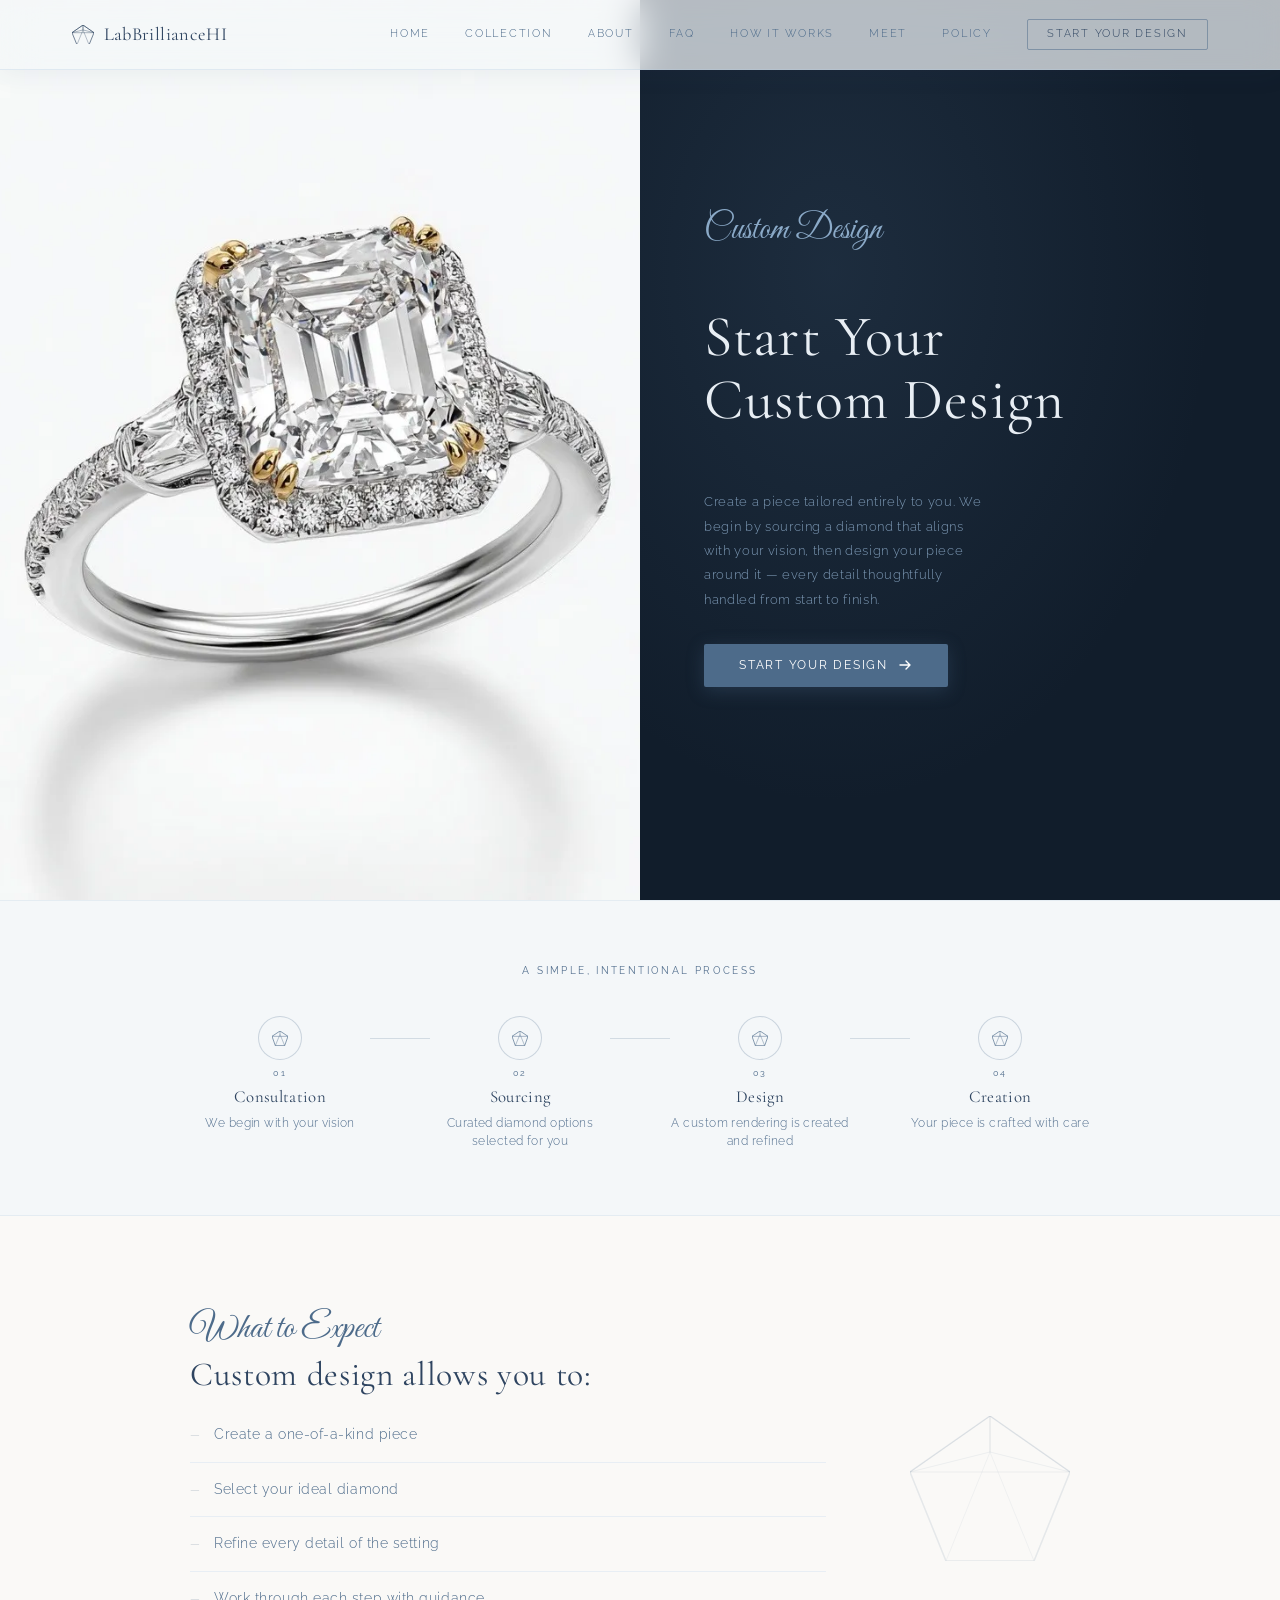
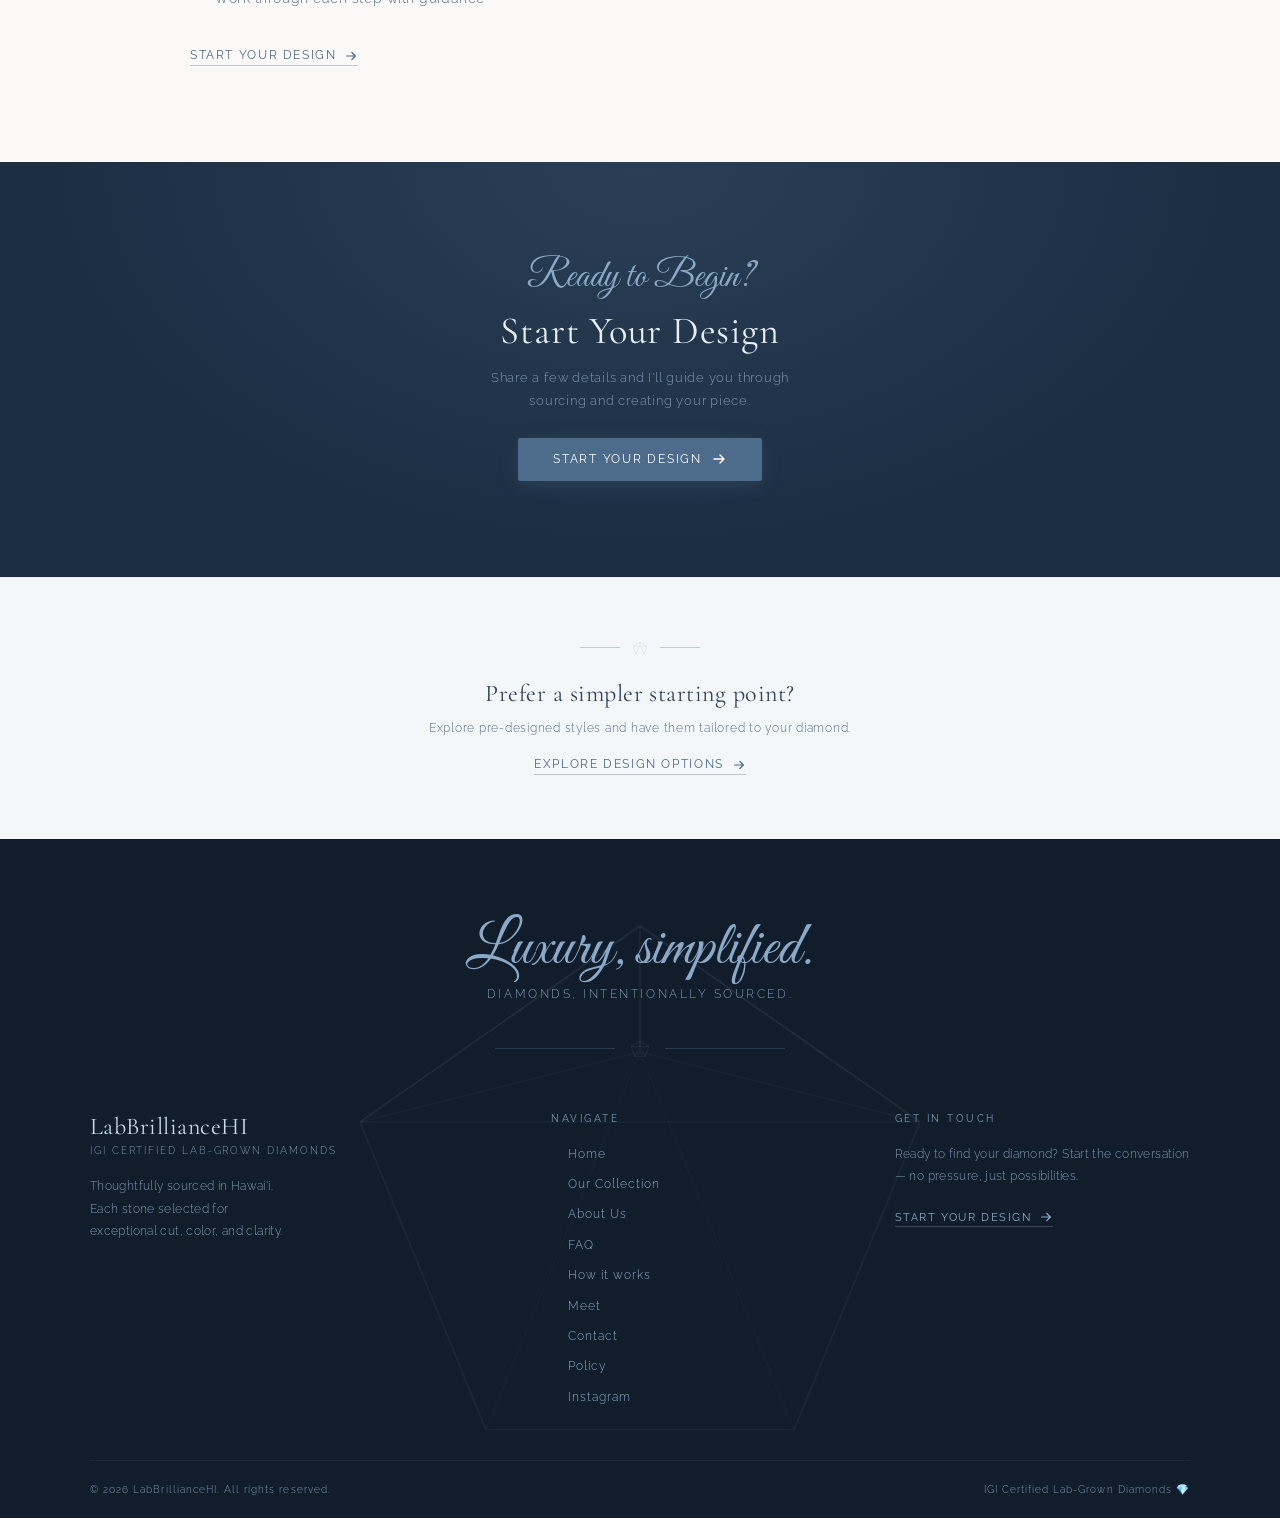
<file: custom-design.html>
<!DOCTYPE html>
<html lang="en">
<head>
  <meta charset="UTF-8" />
  <meta name="viewport" content="width=device-width, initial-scale=1.0" />
  <title>Start Your Custom Design – LabBrillianceHI</title>
  <meta name="description" content="Create a one-of-a-kind piece tailored entirely to you. We source your diamond, design your piece, and guide you through every step. IGI certified lab-grown diamonds in Hawaii." />
  <meta name="author" content="LabBrillianceHI" />
  <meta name="robots" content="index, follow" />
  <link rel="canonical" href="https://labbrilliancehi.com/custom-design.html" />
  <link rel="icon" type="image/png" sizes="32x32" href="public/images/favicon-32x32.png" />
  <link rel="apple-touch-icon" sizes="180x180" href="public/images/favicon-180x180.png" />
  <meta name="theme-color" content="#4d6b8a" />
  <link rel="preconnect" href="https://fonts.googleapis.com" />
  <link rel="preconnect" href="https://fonts.gstatic.com" crossorigin />
  <link rel="stylesheet" href="https://fonts.googleapis.com/css2?family=Cormorant+Garamond:wght@300;400;600&family=Great+Vibes&family=Raleway:wght@300;400&display=swap" />
  <link rel="stylesheet" href="public/css/normalize.css" />
  <link rel="stylesheet" href="public/css/styles.css" />
  <script src="public/js/main.js" defer></script>
</head>
<body>
  <a class="skip-link" href="#main">Skip to content</a>
  <header class="nav nav-scrolled-always" id="nav" aria-label="Site header">
    <div class="nav-inner">
      <a href="index.html" class="nav-brand" aria-label="LabBrillianceHI — back to home">
        <svg class="nav-brand-diamond" viewBox="0 0 40 36" fill="none" xmlns="http://www.w3.org/2000/svg" aria-hidden="true">
          <polygon points="20,0 40,14 31,36 9,36 0,14" fill="none" stroke="currentColor" stroke-width="1.2"/>
          <polygon points="20,0 40,14 20,9"  fill="none" stroke="currentColor" stroke-width="0.7"/>
          <polygon points="20,0 0,14 20,9"   fill="none" stroke="currentColor" stroke-width="0.7"/>
          <line x1="0"  y1="14" x2="40" y2="14" stroke="currentColor" stroke-width="0.7"/>
          <line x1="20" y1="9"  x2="9"  y2="36" stroke="currentColor" stroke-width="0.6"/>
          <line x1="20" y1="9"  x2="31" y2="36" stroke="currentColor" stroke-width="0.6"/>
        </svg>
        <span class="nav-brand-name">LabBrillianceHI</span>
      </a>
      <nav class="nav-links" aria-label="Primary navigation">
        <a href="index.html#"         class="nav-link">Home</a>
        <a href="index.html#diamonds" class="nav-link">Collection</a>
        <a href="index.html#about"    class="nav-link">About</a>
        <a href="index.html#policies" class="nav-link">FAQ</a>
        <a href="index.html#experience" class="nav-link">How it works</a>
        <a href="index.html#founder" class="nav-link">Meet</a>
        <a href="policies.html" class="nav-link">Policy</a>
        <a href="index.html#contact"         class="nav-link nav-link-cta">Start Your Design</a>
      </nav>
      <button class="nav-hamburger" id="nav-hamburger" aria-label="Open menu" aria-expanded="false" aria-controls="nav-overlay">
        <span class="nav-hamburger-bar"></span>
        <span class="nav-hamburger-bar"></span>
        <span class="nav-hamburger-bar"></span>
      </button>
    </div>
  </header>
  <div class="nav-overlay" id="nav-overlay">
    <nav class="nav-overlay-links" aria-label="Mobile primary navigation">
      <a href="index.html#"         class="nav-overlay-link" data-nav-close>Home</a>
      <a href="index.html#diamonds" class="nav-overlay-link" data-nav-close>Collection</a>
      <a href="index.html#about"    class="nav-overlay-link" data-nav-close>About</a>
      <a href="index.html#policies" class="nav-overlay-link" data-nav-close>FAQ</a>
      <a href="index.html#experience" class="nav-overlay-link" data-nav-close>How it works</a>
      <a href="index.html#founder"  class="nav-overlay-link" data-nav-close>Meet</a>
      <a href="index.html#contact"  class="nav-overlay-link" data-nav-close>Contact</a>
      <a href="policies.html"  class="nav-overlay-link" data-nav-close>Policy</a>
      <a href="https://www.instagram.com/labbrilliancehi/" class="nav-overlay-link" data-nav-close target="_blank" rel="noopener noreferrer">Instagram</a>
    </nav>
    <p class="nav-overlay-tagline">Luxury, simplified.</p>
  </div>
  <main id="main">
  <section class="cd-hero" aria-label="Custom Design">
    <div class="cd-hero-image">
      <img
        src="public/images/custom-ring.webp"
        alt="Custom emerald cut diamond ring with pavé halo and baguette side stones in white and yellow gold"
        width="1024" height="1024"
        loading="eager"
      />
    </div>
    <div class="cd-hero-copy">
      <span class="cd-hero-script">Custom Design</span>
      <h1 class="cd-hero-title">Start Your<br>Custom Design</h1>
      <p class="cd-hero-sub">Create a piece tailored entirely to you. We begin by sourcing a diamond that aligns with your vision, then design your piece around it — every detail thoughtfully handled from start to finish.</p>
      <a href="index.html#contact" class="cd-hero-btn">
        Start Your Design
        <svg width="16" height="16" viewBox="0 0 16 16" fill="none" aria-hidden="true">
          <path d="M3 8h10M9 4l4 4-4 4" stroke="currentColor" stroke-width="1.4" stroke-linecap="round" stroke-linejoin="round"/>
        </svg>
      </a>
    </div>
  </section>
  <section class="cd-process" aria-label="The custom design process">
    <h2 class="cd-process-label">A Simple, Intentional Process</h2>
    <ol class="cd-process-steps" role="list">
      <li class="cd-process-step">
        <div class="cd-process-marker" aria-hidden="true">
          <svg viewBox="0 0 24 22" fill="none" xmlns="http://www.w3.org/2000/svg">
            <polygon points="12,0 24,8 19,22 5,22 0,8" fill="none" stroke="currentColor" stroke-width="1"/>
            <line x1="12" y1="0" x2="12" y2="5"  stroke="currentColor" stroke-width="0.7"/>
            <line x1="0"  y1="8" x2="24" y2="8"  stroke="currentColor" stroke-width="0.7"/>
            <line x1="12" y1="5" x2="5"  y2="22" stroke="currentColor" stroke-width="0.6"/>
            <line x1="12" y1="5" x2="19" y2="22" stroke="currentColor" stroke-width="0.6"/>
          </svg>
        </div>
        <span class="cd-process-num">01</span>
        <h3 class="cd-process-title">Consultation</h3>
        <p class="cd-process-text">We begin with your vision</p>
      </li>
      <li class="cd-process-step">
        <div class="cd-process-marker" aria-hidden="true">
          <svg viewBox="0 0 24 22" fill="none" xmlns="http://www.w3.org/2000/svg">
            <polygon points="12,0 24,8 19,22 5,22 0,8" fill="none" stroke="currentColor" stroke-width="1"/>
            <line x1="12" y1="0" x2="12" y2="5"  stroke="currentColor" stroke-width="0.7"/>
            <line x1="0"  y1="8" x2="24" y2="8"  stroke="currentColor" stroke-width="0.7"/>
            <line x1="12" y1="5" x2="5"  y2="22" stroke="currentColor" stroke-width="0.6"/>
            <line x1="12" y1="5" x2="19" y2="22" stroke="currentColor" stroke-width="0.6"/>
          </svg>
        </div>
        <span class="cd-process-num">02</span>
        <h3 class="cd-process-title">Sourcing</h3>
        <p class="cd-process-text">Curated diamond options selected for you</p>
      </li>
      <li class="cd-process-step">
        <div class="cd-process-marker" aria-hidden="true">
          <svg viewBox="0 0 24 22" fill="none" xmlns="http://www.w3.org/2000/svg">
            <polygon points="12,0 24,8 19,22 5,22 0,8" fill="none" stroke="currentColor" stroke-width="1"/>
            <line x1="12" y1="0" x2="12" y2="5"  stroke="currentColor" stroke-width="0.7"/>
            <line x1="0"  y1="8" x2="24" y2="8"  stroke="currentColor" stroke-width="0.7"/>
            <line x1="12" y1="5" x2="5"  y2="22" stroke="currentColor" stroke-width="0.6"/>
            <line x1="12" y1="5" x2="19" y2="22" stroke="currentColor" stroke-width="0.6"/>
          </svg>
        </div>
        <span class="cd-process-num">03</span>
        <h3 class="cd-process-title">Design</h3>
        <p class="cd-process-text">A custom rendering is created and refined</p>
      </li>
      <li class="cd-process-step">
        <div class="cd-process-marker" aria-hidden="true">
          <svg viewBox="0 0 24 22" fill="none" xmlns="http://www.w3.org/2000/svg">
            <polygon points="12,0 24,8 19,22 5,22 0,8" fill="none" stroke="currentColor" stroke-width="1"/>
            <line x1="12" y1="0" x2="12" y2="5"  stroke="currentColor" stroke-width="0.7"/>
            <line x1="0"  y1="8" x2="24" y2="8"  stroke="currentColor" stroke-width="0.7"/>
            <line x1="12" y1="5" x2="5"  y2="22" stroke="currentColor" stroke-width="0.6"/>
            <line x1="12" y1="5" x2="19" y2="22" stroke="currentColor" stroke-width="0.6"/>
          </svg>
        </div>
        <span class="cd-process-num">04</span>
        <h3 class="cd-process-title">Creation</h3>
        <p class="cd-process-text">Your piece is crafted with care</p>
      </li>
    </ol>
  </section>
  <section class="cd-includes" aria-label="What custom design includes">
    <div class="cd-includes-inner">
      <div class="cd-includes-copy">
        <span class="cd-includes-script">What to Expect</span>
        <h2 class="cd-includes-title">Custom design allows you to:</h2>
        <ul class="cd-includes-list">
          <li class="cd-includes-item">
            <span class="cd-includes-dash" aria-hidden="true">—</span>
            Create a one-of-a-kind piece
          </li>
          <li class="cd-includes-item">
            <span class="cd-includes-dash" aria-hidden="true">—</span>
            Select your ideal diamond
          </li>
          <li class="cd-includes-item">
            <span class="cd-includes-dash" aria-hidden="true">—</span>
            Refine every detail of the setting
          </li>
          <li class="cd-includes-item">
            <span class="cd-includes-dash" aria-hidden="true">—</span>
            Work through each step with guidance
          </li>
        </ul>
        <a href="index.html#contact" class="cd-includes-btn">
          <span>Start Your Design</span>
          <svg width="14" height="14" viewBox="0 0 16 16" fill="none" aria-hidden="true">
            <path d="M3 8h10M9 4l4 4-4 4" stroke="currentColor" stroke-width="1.4" stroke-linecap="round" stroke-linejoin="round"/>
          </svg>
        </a>
      </div>
      <div class="cd-includes-accent" aria-hidden="true">
        <svg viewBox="0 0 160 145" fill="none" xmlns="http://www.w3.org/2000/svg">
          <polygon points="80,0 160,56 124,145 36,145 0,56" fill="none" stroke="rgba(77,107,138,0.12)" stroke-width="1.5"/>
          <polygon points="80,0 160,56 80,36"  fill="none" stroke="rgba(77,107,138,0.08)" stroke-width="1"/>
          <polygon points="80,0 0,56 80,36"    fill="none" stroke="rgba(77,107,138,0.08)" stroke-width="1"/>
          <line x1="0"  y1="56"  x2="160" y2="56"  stroke="rgba(77,107,138,0.08)" stroke-width="1"/>
          <line x1="80" y1="36"  x2="36"  y2="145" stroke="rgba(77,107,138,0.06)" stroke-width="1"/>
          <line x1="80" y1="36"  x2="124" y2="145" stroke="rgba(77,107,138,0.06)" stroke-width="1"/>
        </svg>
      </div>
    </div>
  </section>
  <section class="cd-cta" aria-label="Start your custom design">
    <div class="cd-cta-inner">
      <span class="cd-cta-script">Ready to Begin?</span>
      <h2 class="cd-cta-title">Start Your Design</h2>
      <p class="cd-cta-sub">Share a few details and I'll guide you through sourcing and creating your piece.</p>
      <a href="index.html#contact" class="cd-cta-btn">
        Start Your Design
        <svg width="16" height="16" viewBox="0 0 16 16" fill="none" aria-hidden="true">
          <path d="M3 8h10M9 4l4 4-4 4" stroke="currentColor" stroke-width="1.4" stroke-linecap="round" stroke-linejoin="round"/>
        </svg>
      </a>
    </div>
  </section>
  <section class="cd-alt" aria-label="Explore pre-designed options">
    <div class="cd-alt-inner">
      <div class="cd-alt-divider" aria-hidden="true">
        <span class="cd-alt-rule"></span>
        <svg viewBox="0 0 32 28" fill="none" xmlns="http://www.w3.org/2000/svg">
          <polygon points="16,0 32,10 25,28 7,28 0,10" fill="none" stroke="currentColor" stroke-width="1"/>
          <line x1="16" y1="0"  x2="16" y2="7"  stroke="currentColor" stroke-width="0.6"/>
          <line x1="0"  y1="10" x2="32" y2="10" stroke="currentColor" stroke-width="0.6"/>
          <line x1="16" y1="7"  x2="7"  y2="28" stroke="currentColor" stroke-width="0.6"/>
          <line x1="16" y1="7"  x2="25" y2="28" stroke="currentColor" stroke-width="0.6"/>
        </svg>
        <span class="cd-alt-rule"></span>
      </div>
      <p class="cd-alt-label">Prefer a simpler starting point?</p>
      <p class="cd-alt-text">Explore pre-designed styles and have them tailored to your diamond.</p>
      <a href="designs.html" class="cd-alt-btn">
        Explore Design Options
        <svg width="14" height="14" viewBox="0 0 16 16" fill="none" aria-hidden="true">
          <path d="M3 8h10M9 4l4 4-4 4" stroke="currentColor" stroke-width="1.4" stroke-linecap="round" stroke-linejoin="round"/>
        </svg>
      </a>
    </div>
  </section>
  </main>
  <footer class="footer" aria-label="Site footer">
    <svg class="footer-watermark" viewBox="0 0 400 360" fill="none" xmlns="http://www.w3.org/2000/svg" aria-hidden="true">
      <polygon points="200,0 400,140 310,360 90,360 0,140" fill="none" stroke="rgba(255,255,255,0.04)" stroke-width="1.5"/>
      <polygon points="200,0 400,140 200,90"  fill="none" stroke="rgba(255,255,255,0.03)" stroke-width="1"/>
      <polygon points="200,0 0,140 200,90"    fill="none" stroke="rgba(255,255,255,0.03)" stroke-width="1"/>
      <line x1="0"   y1="140" x2="400" y2="140" stroke="rgba(255,255,255,0.03)" stroke-width="1"/>
      <line x1="200" y1="90"  x2="90"  y2="360" stroke="rgba(255,255,255,0.025)" stroke-width="1"/>
      <line x1="200" y1="90"  x2="310" y2="360" stroke="rgba(255,255,255,0.025)" stroke-width="1"/>
    </svg>
    <div class="footer-signoff">
      <p class="footer-signoff-script">Luxury, simplified.</p>
      <p class="footer-signoff-sub">Diamonds, intentionally sourced.</p>
    </div>
    <div class="footer-rule-wrap" aria-hidden="true">
      <span class="footer-rule"></span>
      <svg class="footer-rule-diamond" viewBox="0 0 32 28" fill="none" xmlns="http://www.w3.org/2000/svg">
        <polygon points="16,0 32,10 25,28 7,28 0,10" fill="none" stroke="currentColor" stroke-width="1"/>
        <line x1="16" y1="0"  x2="16" y2="7"  stroke="currentColor" stroke-width="0.6"/>
        <line x1="0"  y1="10" x2="32" y2="10" stroke="currentColor" stroke-width="0.6"/>
        <line x1="16" y1="7"  x2="7"  y2="28" stroke="currentColor" stroke-width="0.6"/>
        <line x1="16" y1="7"  x2="25" y2="28" stroke="currentColor" stroke-width="0.6"/>
      </svg>
      <span class="footer-rule"></span>
    </div>
    <div class="footer-grid">
      <div class="footer-col footer-col-brand">
        <p class="footer-brand">LabBrillianceHI</p>
        <p class="footer-brand-sub">IGI Certified Lab-Grown Diamonds</p>
        <p class="footer-brand-desc">Thoughtfully sourced in Hawai'i. Each stone selected for exceptional cut, color, and clarity.</p>
      </div>
      <div class="footer-col footer-col-nav">
        <p class="footer-col-heading">Navigate</p>
        <nav aria-label="Footer navigation">
          <ul class="footer-nav">
            <li><a href="index.html#"         class="footer-nav-link">Home</a></li>
            <li><a href="index.html#diamonds" class="footer-nav-link">Our Collection</a></li>
            <li><a href="index.html#about"    class="footer-nav-link">About Us</a></li>
            <li><a href="index.html#policies" class="footer-nav-link">FAQ</a></li>
            <li><a href="index.html#experience" class="footer-nav-link">How it works</a></li>
            <li><a href="index.html#founder"  class="footer-nav-link">Meet</a></li>
            <li><a href="index.html#contact"  class="footer-nav-link">Contact</a></li>
            <li><a href="policies.html"  class="footer-nav-link">Policy</a></li>
            <li><a href="https://www.instagram.com/labbrilliancehi/" class="footer-nav-link" target="_blank" rel="noopener noreferrer">Instagram</a></li>
          </ul>
        </nav>
      </div>
      <div class="footer-col footer-col-contact">
        <p class="footer-col-heading">Get in Touch</p>
        <p class="footer-contact-text">Ready to find your diamond? Start the conversation — no pressure, just possibilities.</p>
        <a href="index.html#contact" class="footer-contact-btn">
          Start Your Design
          <svg width="14" height="14" viewBox="0 0 16 16" fill="none" aria-hidden="true">
            <path d="M3 8h10M9 4l4 4-4 4" stroke="currentColor" stroke-width="1.4" stroke-linecap="round" stroke-linejoin="round"/>
          </svg>
        </a>
      </div>
    </div>
    <div class="footer-bottom">
      <p class="footer-copy">&copy; <span id="footer-year"></span> LabBrillianceHI. All rights reserved.</p>
      <p class="footer-igi">IGI Certified Lab-Grown Diamonds 💎</p>
    </div>
  </footer>

</body>
</html>
</file>
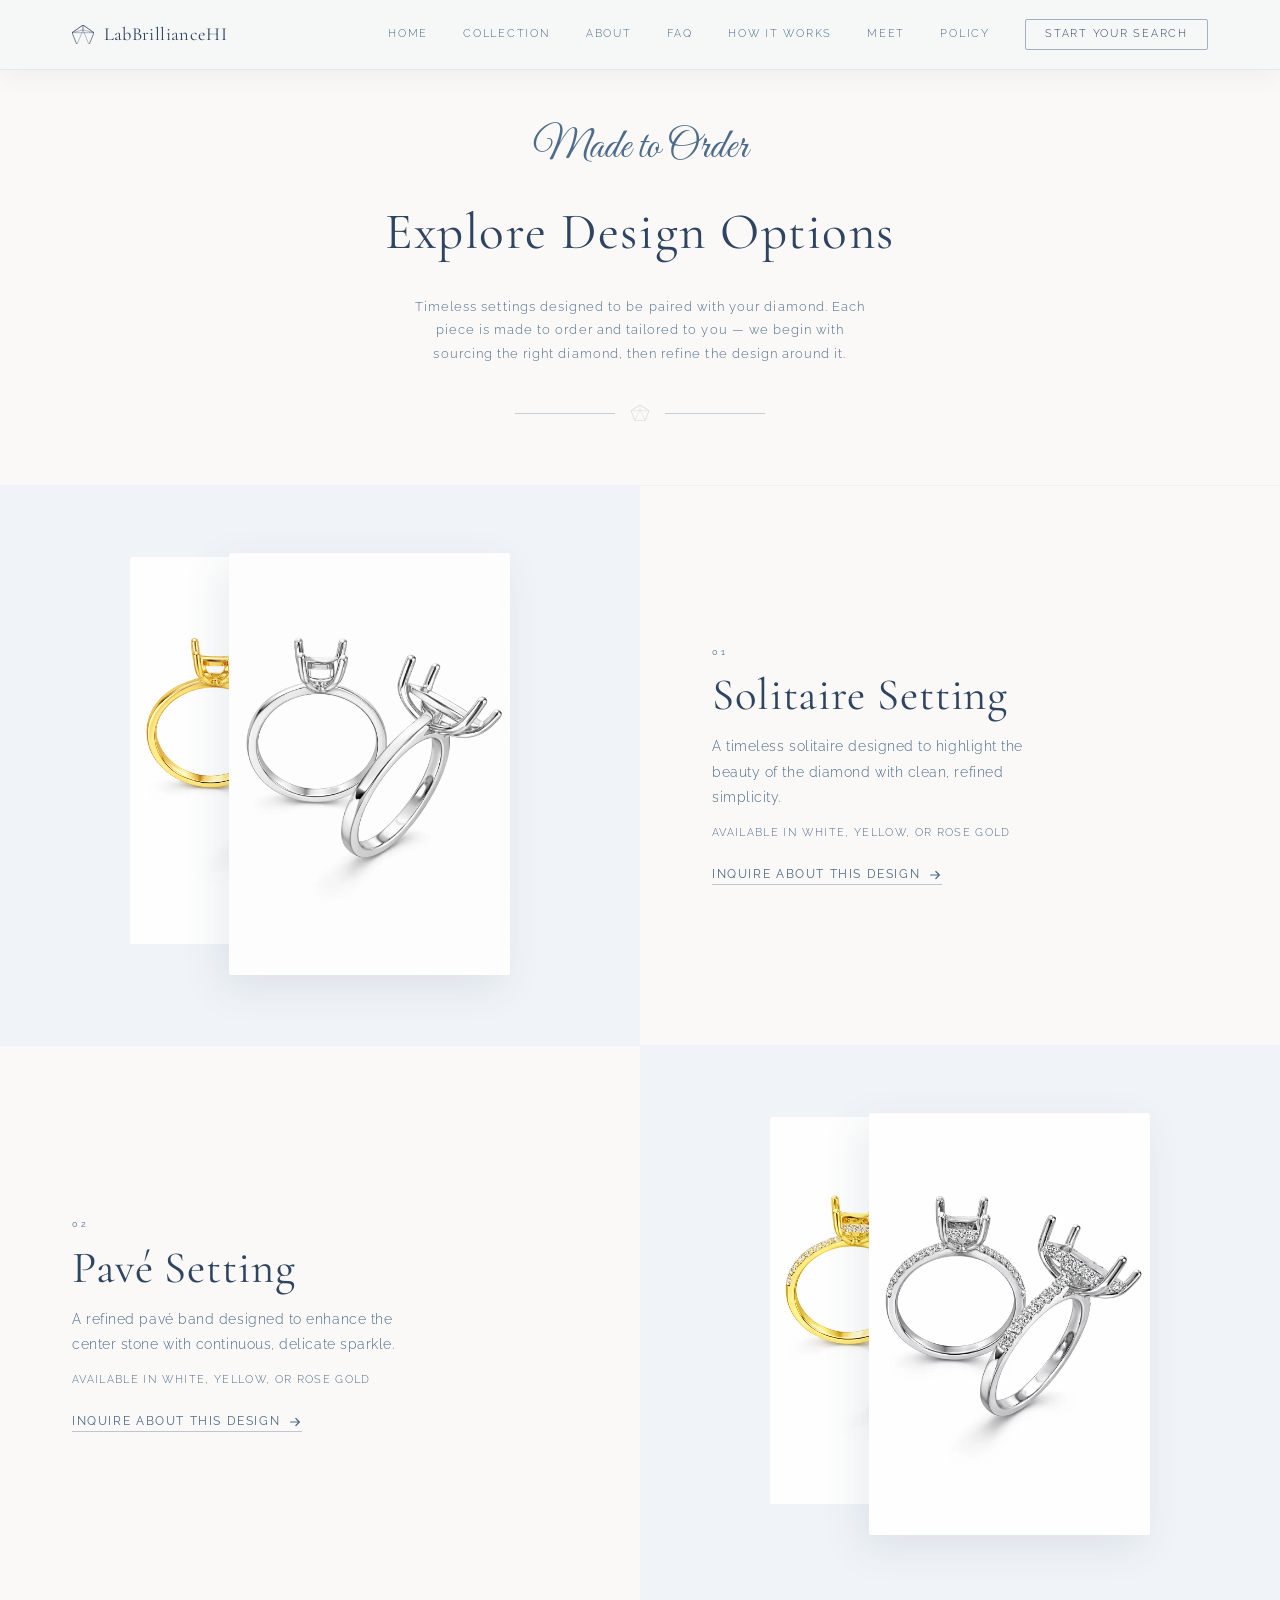
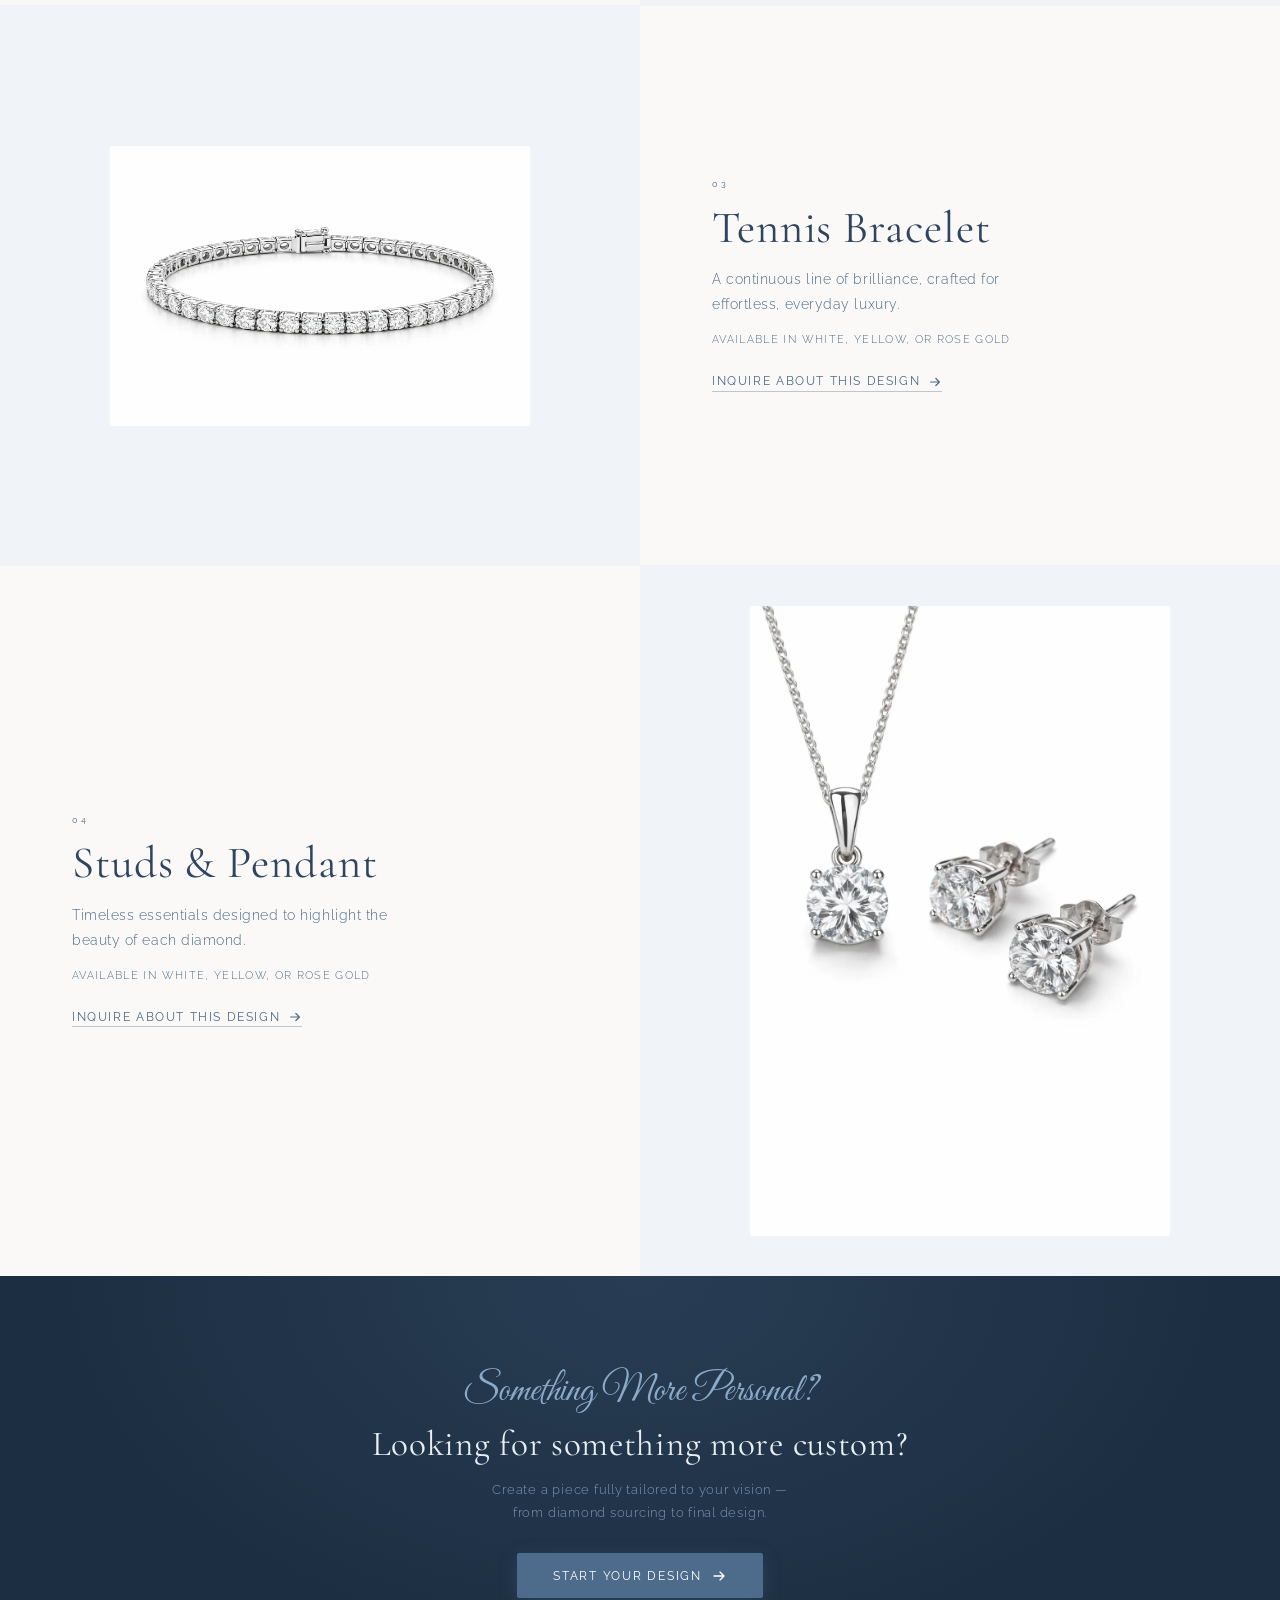
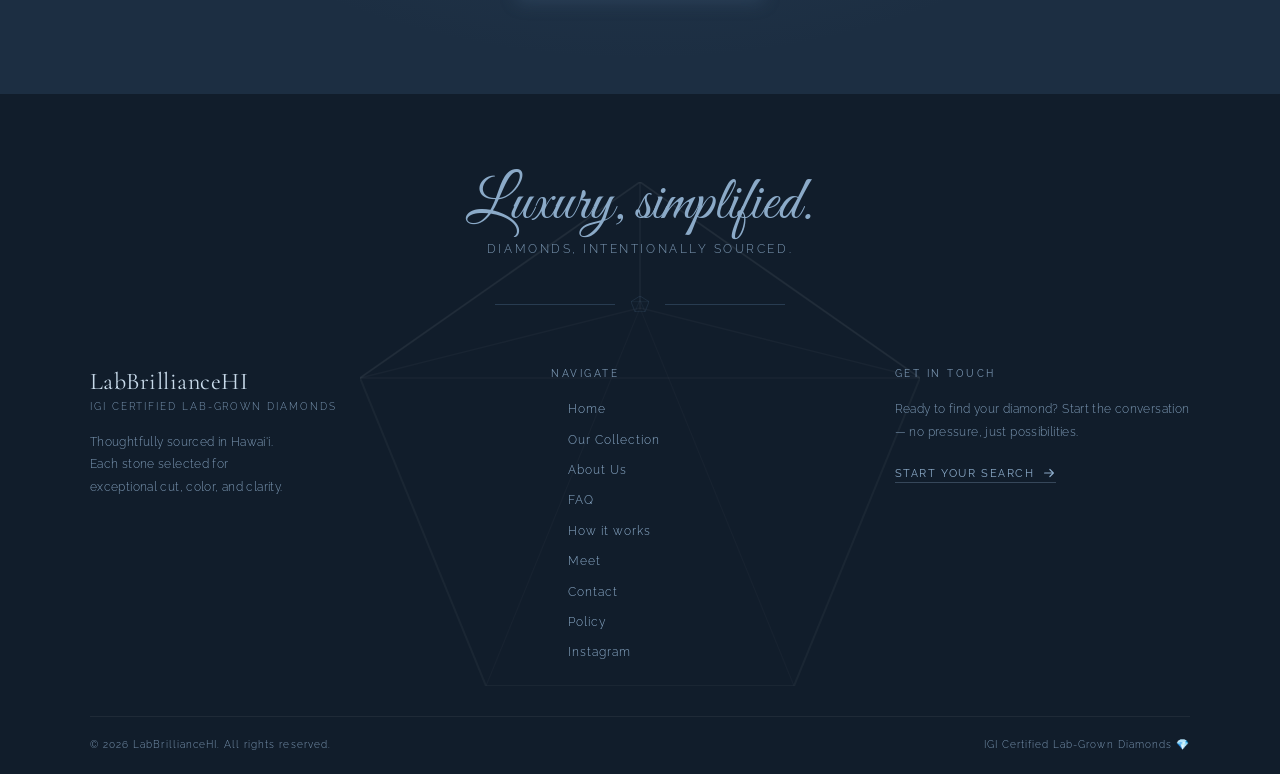
<file: designs.html>
<!DOCTYPE html>
<html lang="en">
<head>
  <meta charset="UTF-8" />
  <meta name="viewport" content="width=device-width, initial-scale=1.0" />
  <title>Explore Design Options – LabBrillianceHI</title>
  <meta name="description" content="Timeless made-to-order settings designed to be paired with your diamond. Solitaire, pavé, tennis bracelet, studs, and pendants — available in white, yellow, or rose gold." />
  <meta name="author" content="LabBrillianceHI" />
  <meta name="robots" content="index, follow" />
  <link rel="canonical" href="https://labbrilliancehi.com/designs.html" />
  <link rel="icon" type="image/png" sizes="32x32" href="public/images/favicon-32x32.png" />
  <link rel="apple-touch-icon" sizes="180x180" href="public/images/favicon-180x180.png" />
  <meta name="theme-color" content="#4d6b8a" />
  <link rel="preconnect" href="https://fonts.googleapis.com" />
  <link rel="preconnect" href="https://fonts.gstatic.com" crossorigin />
  <link rel="stylesheet" href="https://fonts.googleapis.com/css2?family=Cormorant+Garamond:wght@300;400;600&family=Great+Vibes&family=Raleway:wght@300;400&display=swap" />
  <link rel="stylesheet" href="public/css/normalize.css" />
  <link rel="stylesheet" href="public/css/styles.css" />
  <script src="public/js/main.js" defer></script>
</head>
<body>
  <a class="skip-link" href="#main">Skip to content</a>
  <header class="nav nav-scrolled-always" id="nav" aria-label="Site header">
    <div class="nav-inner">
      <a href="index.html" class="nav-brand" aria-label="LabBrillianceHI — back to home">
        <svg class="nav-brand-diamond" viewBox="0 0 40 36" fill="none" xmlns="http://www.w3.org/2000/svg" aria-hidden="true">
          <polygon points="20,0 40,14 31,36 9,36 0,14" fill="none" stroke="currentColor" stroke-width="1.2"/>
          <polygon points="20,0 40,14 20,9"  fill="none" stroke="currentColor" stroke-width="0.7"/>
          <polygon points="20,0 0,14 20,9"   fill="none" stroke="currentColor" stroke-width="0.7"/>
          <line x1="0"  y1="14" x2="40" y2="14" stroke="currentColor" stroke-width="0.7"/>
          <line x1="20" y1="9"  x2="9"  y2="36" stroke="currentColor" stroke-width="0.6"/>
          <line x1="20" y1="9"  x2="31" y2="36" stroke="currentColor" stroke-width="0.6"/>
        </svg>
        <span class="nav-brand-name">LabBrillianceHI</span>
      </a>
      <nav class="nav-links" aria-label="Primary navigation">
        <a href="index.html#" class="nav-link">Home</a>
        <a href="index.html#diamonds" class="nav-link">Collection</a>
        <a href="index.html#about"    class="nav-link">About</a>
        <a href="index.html#policies" class="nav-link">FAQ</a>
        <a href="index.html#experience" class="nav-link">How it works</a>
        <a href="index.html#founder" class="nav-link">Meet</a>
        <a href="policies.html" class="nav-link">Policy</a>
        <a href="index.html#contact"  class="nav-link nav-link-cta">Start Your Search</a>
      </nav>
      <button class="nav-hamburger" id="nav-hamburger" aria-label="Open menu" aria-expanded="false" aria-controls="nav-overlay">
        <span class="nav-hamburger-bar"></span>
        <span class="nav-hamburger-bar"></span>
        <span class="nav-hamburger-bar"></span>
      </button>
    </div>
  </header>
  <div class="nav-overlay" id="nav-overlay">
    <nav class="nav-overlay-links" aria-label="Mobile primary navigation">
      <a href="index.html#" class="nav-overlay-link" data-nav-close>Home</a>
      <a href="index.html#diamonds" class="nav-overlay-link" data-nav-close>Collection</a>
      <a href="index.html#about"    class="nav-overlay-link" data-nav-close>About</a>
      <a href="index.html#policies" class="nav-overlay-link" data-nav-close>FAQ</a>
      <a href="index.html#experience" class="nav-overlay-link" data-nav-close>How it works</a>
      <a href="index.html#founder" class="nav-overlay-link" data-nav-close>Meet</a>
      <a href="index.html#contact"  class="nav-overlay-link" data-nav-close>Contact</a>
      <a href="policies.html"  class="nav-overlay-link" data-nav-close>Policy</a>
      <a href="https://www.instagram.com/labbrilliancehi/" class="nav-overlay-link" data-nav-close target="_blank" rel="noopener noreferrer">Instagram</a>
    </nav>
    <p class="nav-overlay-tagline">Luxury, simplified.</p>
  </div>
  <main id="main">
  <header class="designs-header">
    <span class="designs-header-script">Made to Order</span>
    <h1 class="designs-header-title">Explore Design Options</h1>
    <p class="designs-header-sub">Timeless settings designed to be paired with your diamond. Each piece is made to order and tailored to you — we begin with sourcing the right diamond, then refine the design around it.</p>
    <div class="designs-header-divider" aria-hidden="true">
      <span class="designs-header-rule"></span>
      <svg viewBox="0 0 32 28" fill="none" xmlns="http://www.w3.org/2000/svg">
        <polygon points="16,0 32,10 25,28 7,28 0,10" fill="none" stroke="currentColor" stroke-width="1"/>
        <line x1="16" y1="0"  x2="16" y2="7"  stroke="currentColor" stroke-width="0.6"/>
        <line x1="0"  y1="10" x2="32" y2="10" stroke="currentColor" stroke-width="0.6"/>
        <line x1="16" y1="7"  x2="7"  y2="28" stroke="currentColor" stroke-width="0.6"/>
        <line x1="16" y1="7"  x2="25" y2="28" stroke="currentColor" stroke-width="0.6"/>
      </svg>
      <span class="designs-header-rule"></span>
    </div>
  </header>
    <article class="design-row design-row-img-left" aria-label="Solitaire Setting">
      <div class="design-images">
        <div class="design-images-pair">
          <img class="design-img design-img-back" src="public/images/ring-2.webp" alt="Yellow gold solitaire ring setting" loading="eager" width="1024" height="1536" />
          <img class="design-img design-img-front" src="public/images/ring-1.webp" alt="White gold solitaire ring setting" loading="eager" width="1024" height="1536" />
        </div>
      </div>
      <div class="design-copy">
        <span class="design-copy-number">01</span>
        <h2 class="design-copy-title">Solitaire Setting</h2>
        <p class="design-copy-desc">A timeless solitaire designed to highlight the beauty of the diamond with clean, refined simplicity.</p>
        <p class="design-copy-metals">Available in white, yellow, or rose gold</p>
        <a href="index.html#contact" class="design-copy-btn">
          <span>Inquire About This Design</span>
          <svg width="14" height="14" viewBox="0 0 16 16" fill="none" aria-hidden="true">
            <path d="M3 8h10M9 4l4 4-4 4" stroke="currentColor" stroke-width="1.4" stroke-linecap="round" stroke-linejoin="round"/>
          </svg>
        </a>
      </div>
    </article>
    <article class="design-row design-row-img-right" aria-label="Pavé Setting">
      <div class="design-copy">
        <span class="design-copy-number">02</span>
        <h2 class="design-copy-title">Pavé Setting</h2>
        <p class="design-copy-desc">A refined pavé band designed to enhance the center stone with continuous, delicate sparkle.</p>
        <p class="design-copy-metals">Available in white, yellow, or rose gold</p>
        <a href="index.html#contact" class="design-copy-btn">
          <span>Inquire About This Design</span>
          <svg width="14" height="14" viewBox="0 0 16 16" fill="none" aria-hidden="true">
            <path d="M3 8h10M9 4l4 4-4 4" stroke="currentColor" stroke-width="1.4" stroke-linecap="round" stroke-linejoin="round"/>
          </svg>
        </a>
      </div>
      <div class="design-images">
        <div class="design-images-pair">
          <img class="design-img design-img-back" src="public/images/ring-4.webp" alt="Yellow gold pavé ring setting" loading="lazy" width="1024" height="1536" />
          <img class="design-img design-img-front" src="public/images/ring-3.webp" alt="White gold pavé ring setting" loading="lazy" width="1024" height="1536" />
        </div>
      </div>
    </article>
    <article class="design-row design-row-img-left design-row-single" aria-label="Tennis Bracelet">
      <div class="design-images design-images-single">
        <img class="design-img-solo" src="public/images/bracelet.webp" alt="Diamond tennis bracelet in white gold" loading="lazy" width="1536" height="1024" />
      </div>
      <div class="design-copy">
        <span class="design-copy-number">03</span>
        <h2 class="design-copy-title">Tennis Bracelet</h2>
        <p class="design-copy-desc">A continuous line of brilliance, crafted for effortless, everyday luxury.</p>
        <p class="design-copy-metals">Available in white, yellow, or rose gold</p>
        <a href="index.html#contact" class="design-copy-btn">
          <span>Inquire About This Design</span>
          <svg width="14" height="14" viewBox="0 0 16 16" fill="none" aria-hidden="true">
            <path d="M3 8h10M9 4l4 4-4 4" stroke="currentColor" stroke-width="1.4" stroke-linecap="round" stroke-linejoin="round"/>
          </svg>
        </a>
      </div>
    </article>
    <article class="design-row design-row-img-right design-row-single" aria-label="Studs and Pendant">
      <div class="design-copy">
        <span class="design-copy-number">04</span>
        <h2 class="design-copy-title">Studs &amp; Pendant</h2>
        <p class="design-copy-desc">Timeless essentials designed to highlight the beauty of each diamond.</p>
        <p class="design-copy-metals">Available in white, yellow, or rose gold</p>
        <a href="index.html#contact" class="design-copy-btn">
          <span>Inquire About This Design</span>
          <svg width="14" height="14" viewBox="0 0 16 16" fill="none" aria-hidden="true">
            <path d="M3 8h10M9 4l4 4-4 4" stroke="currentColor" stroke-width="1.4" stroke-linecap="round" stroke-linejoin="round"/>
          </svg>
        </a>
      </div>
      <div class="design-images design-images-single">
        <img class="design-img-solo" src="public/images/necklace-earrings.webp" alt="Diamond pendant necklace and stud earrings in white gold" loading="lazy" width="1024" height="1536" />
      </div>
    </article>
  <section class="designs-custom" aria-label="Custom design option">
    <div class="designs-custom-inner">
      <span class="designs-custom-script">Something More Personal?</span>
      <h2 class="designs-custom-title">Looking for something more custom?</h2>
      <p class="designs-custom-sub">Create a piece fully tailored to your vision — from diamond sourcing to final design.</p>
      <a href="custom-design.html" class="designs-custom-btn">
        Start Your Design
        <svg width="16" height="16" viewBox="0 0 16 16" fill="none" aria-hidden="true">
          <path d="M3 8h10M9 4l4 4-4 4" stroke="currentColor" stroke-width="1.4" stroke-linecap="round" stroke-linejoin="round"/>
        </svg>
      </a>
    </div>
  </section>
  </main>
  <footer class="footer" aria-label="Site footer">
    <svg class="footer-watermark" viewBox="0 0 400 360" fill="none" xmlns="http://www.w3.org/2000/svg" aria-hidden="true">
      <polygon points="200,0 400,140 310,360 90,360 0,140" fill="none" stroke="rgba(255,255,255,0.04)" stroke-width="1.5"/>
      <polygon points="200,0 400,140 200,90"  fill="none" stroke="rgba(255,255,255,0.03)" stroke-width="1"/>
      <polygon points="200,0 0,140 200,90"    fill="none" stroke="rgba(255,255,255,0.03)" stroke-width="1"/>
      <line x1="0"   y1="140" x2="400" y2="140" stroke="rgba(255,255,255,0.03)" stroke-width="1"/>
      <line x1="200" y1="90"  x2="90"  y2="360" stroke="rgba(255,255,255,0.025)" stroke-width="1"/>
      <line x1="200" y1="90"  x2="310" y2="360" stroke="rgba(255,255,255,0.025)" stroke-width="1"/>
    </svg>
    <div class="footer-signoff">
      <p class="footer-signoff-script">Luxury, simplified.</p>
      <p class="footer-signoff-sub">Diamonds, intentionally sourced.</p>
    </div>
    <div class="footer-rule-wrap" aria-hidden="true">
      <span class="footer-rule"></span>
      <svg class="footer-rule-diamond" viewBox="0 0 32 28" fill="none" xmlns="http://www.w3.org/2000/svg">
        <polygon points="16,0 32,10 25,28 7,28 0,10" fill="none" stroke="currentColor" stroke-width="1"/>
        <line x1="16" y1="0"  x2="16" y2="7"  stroke="currentColor" stroke-width="0.6"/>
        <line x1="0"  y1="10" x2="32" y2="10" stroke="currentColor" stroke-width="0.6"/>
        <line x1="16" y1="7"  x2="7"  y2="28" stroke="currentColor" stroke-width="0.6"/>
        <line x1="16" y1="7"  x2="25" y2="28" stroke="currentColor" stroke-width="0.6"/>
      </svg>
      <span class="footer-rule"></span>
    </div>
    <div class="footer-grid">
      <div class="footer-col footer-col-brand">
        <p class="footer-brand">LabBrillianceHI</p>
        <p class="footer-brand-sub">IGI Certified Lab-Grown Diamonds</p>
        <p class="footer-brand-desc">Thoughtfully sourced in Hawai'i. Each stone selected for exceptional cut, color, and clarity.</p>
      </div>
      <div class="footer-col footer-col-nav">
        <p class="footer-col-heading">Navigate</p>
        <nav aria-label="Footer navigation">
          <ul class="footer-nav">
            <li><a href="index.html#"        class="footer-nav-link">Home</a></li>
            <li><a href="index.html#diamonds" class="footer-nav-link">Our Collection</a></li>
            <li><a href="index.html#about"    class="footer-nav-link">About Us</a></li>
            <li><a href="index.html#policies" class="footer-nav-link">FAQ</a></li>
            <li><a href="index.html#experience" class="footer-nav-link">How it works</a></li>
            <li><a href="index.html#founder" class="footer-nav-link">Meet</a></li>
            <li><a href="index.html#contact"  class="footer-nav-link">Contact</a></li>
            <li><a href="policies.html"  class="footer-nav-link">Policy</a></li>
            <li><a href="https://www.instagram.com/labbrilliancehi/" class="footer-nav-link" target="_blank" rel="noopener noreferrer">Instagram</a></li>
          </ul>
        </nav>
      </div>
      <div class="footer-col footer-col-contact">
        <p class="footer-col-heading">Get in Touch</p>
        <p class="footer-contact-text">Ready to find your diamond? Start the conversation — no pressure, just possibilities.</p>
        <a href="index.html#contact" class="footer-contact-btn">
          Start Your Search
          <svg width="14" height="14" viewBox="0 0 16 16" fill="none" aria-hidden="true">
            <path d="M3 8h10M9 4l4 4-4 4" stroke="currentColor" stroke-width="1.4" stroke-linecap="round" stroke-linejoin="round"/>
          </svg>
        </a>
      </div>
    </div>
    <div class="footer-bottom">
      <p class="footer-copy">&copy; <span id="footer-year"></span> LabBrillianceHI. All rights reserved.</p>
      <p class="footer-igi">IGI Certified Lab-Grown Diamonds 💎</p>
    </div>
  </footer>
</body>
</html>
</file>
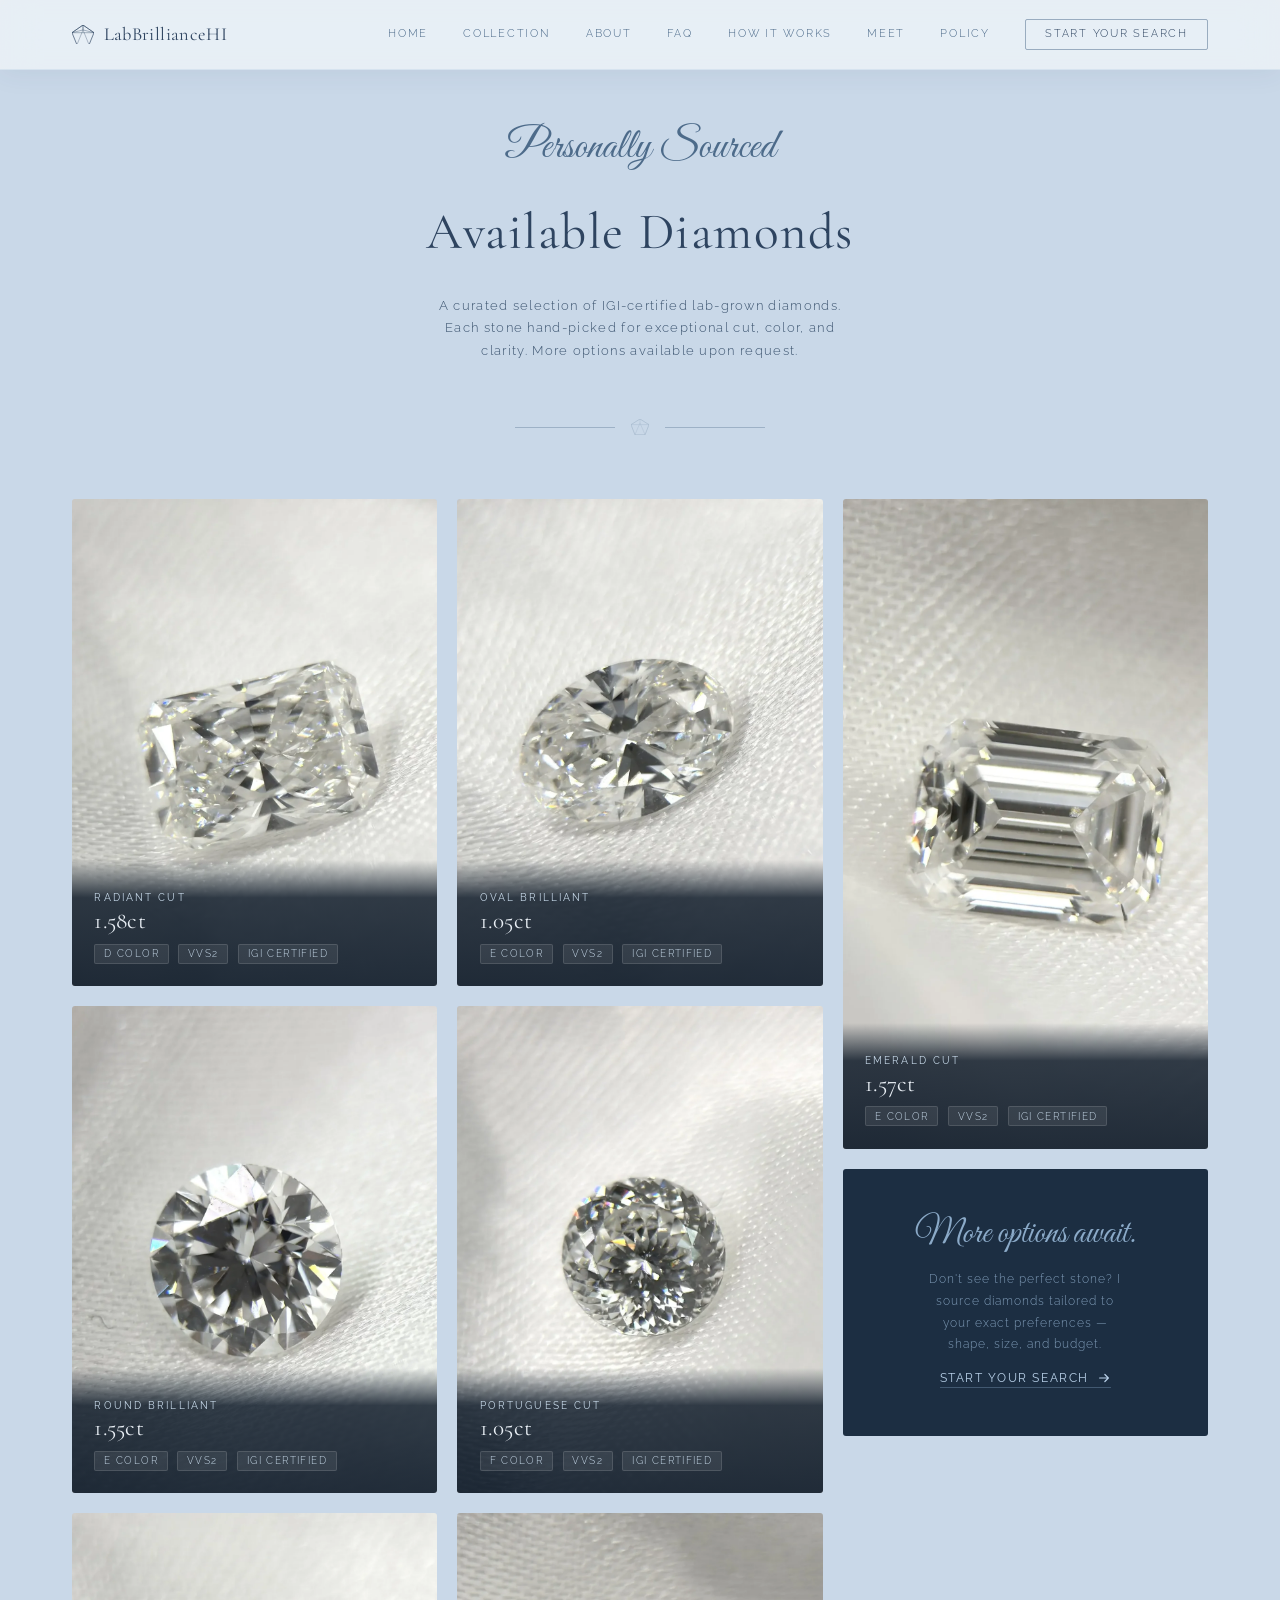
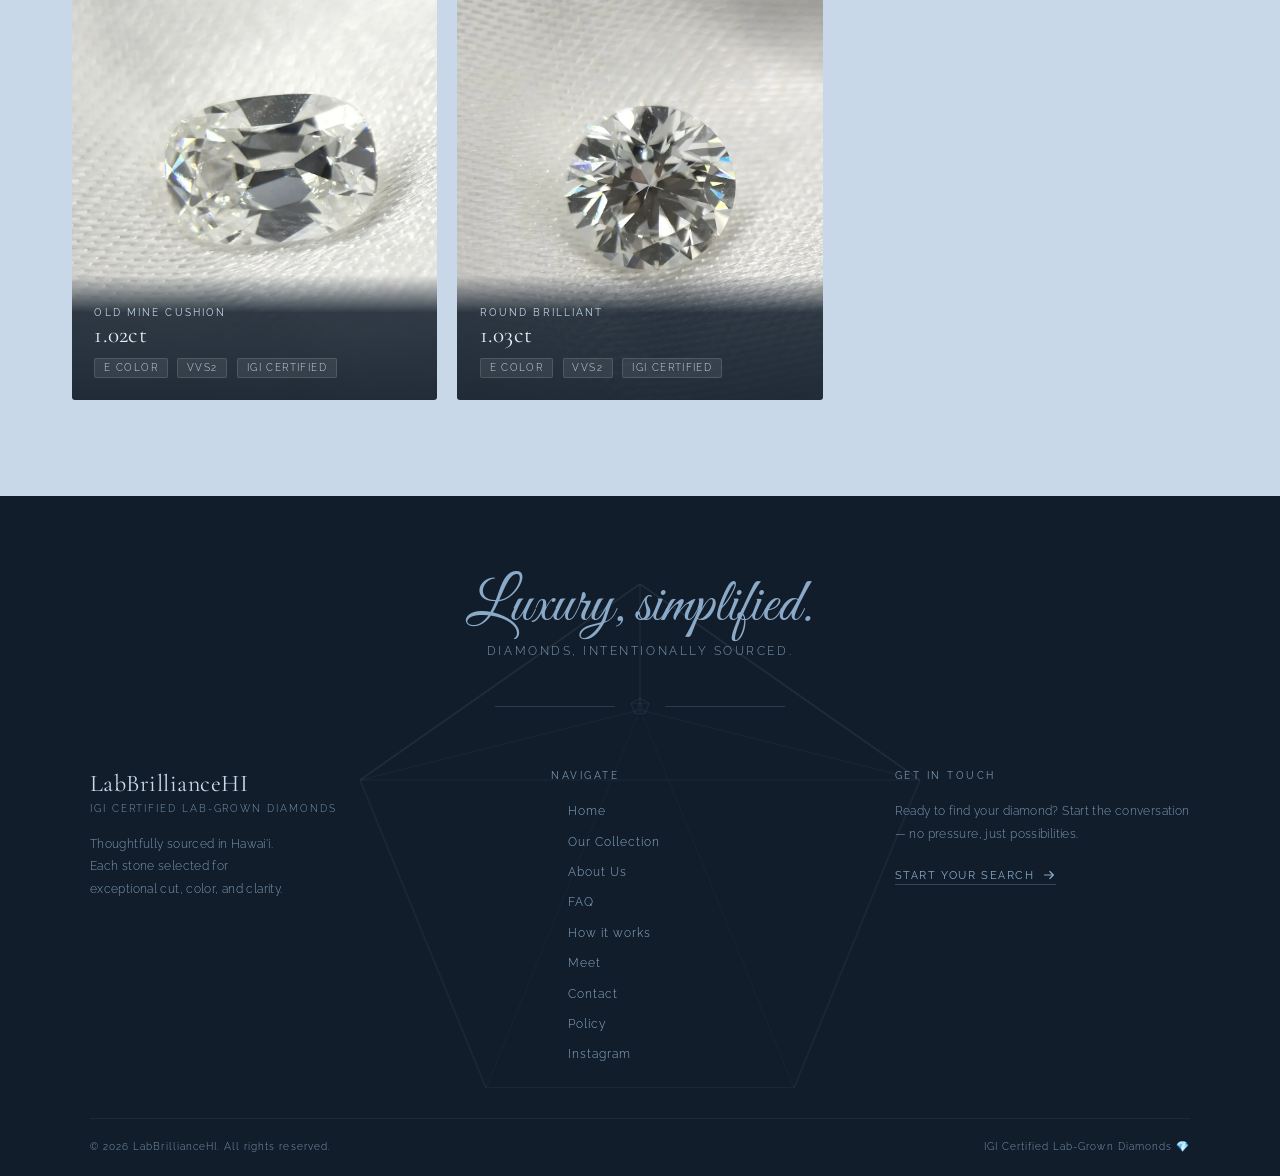
<file: diamonds.html>
<!DOCTYPE html>
<html lang="en">
<head>
  <meta charset="UTF-8" />
  <meta name="viewport" content="width=device-width, initial-scale=1.0" />
  <title>Available Diamonds – LabBrillianceHI</title>
  <meta name="description" content="A curated selection of IGI-certified lab-grown diamonds personally sourced by LabBrillianceHI. Available in a variety of cuts and carats." />
  <meta name="author" content="LabBrillianceHI" />
  <meta name="robots" content="index, follow" />
  <link rel="canonical" href="https://labbrilliancehi.com/diamonds.html" />
  <link rel="icon" type="image/png" sizes="32x32" href="public/images/favicon-32x32.png" />
  <link rel="apple-touch-icon" sizes="180x180" href="public/images/favicon-180x180.png" />
  <meta name="theme-color" content="#4d6b8a" />
  <link rel="preconnect" href="https://fonts.googleapis.com" />
  <link rel="preconnect" href="https://fonts.gstatic.com" crossorigin />
  <link rel="stylesheet" href="https://fonts.googleapis.com/css2?family=Cormorant+Garamond:wght@300;400;600&family=Great+Vibes&family=Raleway:wght@300;400&display=swap" />
  <link rel="stylesheet" href="public/css/normalize.css" />
  <link rel="stylesheet" href="public/css/styles.css" />
  <script src="public/js/main.js" defer></script>
</head>
<body>
  <a class="skip-link" href="#main">Skip to content</a>
  <header class="nav nav-scrolled-always" id="nav" aria-label="Site header">
    <div class="nav-inner">
      <a href="index.html" class="nav-brand" aria-label="LabBrillianceHI — back to home">
        <svg class="nav-brand-diamond" viewBox="0 0 40 36" fill="none" xmlns="http://www.w3.org/2000/svg" aria-hidden="true">
          <polygon points="20,0 40,14 31,36 9,36 0,14" fill="none" stroke="currentColor" stroke-width="1.2"/>
          <polygon points="20,0 40,14 20,9"  fill="none" stroke="currentColor" stroke-width="0.7"/>
          <polygon points="20,0 0,14 20,9"   fill="none" stroke="currentColor" stroke-width="0.7"/>
          <line x1="0"  y1="14" x2="40" y2="14" stroke="currentColor" stroke-width="0.7"/>
          <line x1="20" y1="9"  x2="9"  y2="36" stroke="currentColor" stroke-width="0.6"/>
          <line x1="20" y1="9"  x2="31" y2="36" stroke="currentColor" stroke-width="0.6"/>
        </svg>
        <span class="nav-brand-name">LabBrillianceHI</span>
      </a>
      <nav class="nav-links" aria-label="Primary navigation">
        <a href="index.html#" class="nav-link">Home</a>
        <a href="index.html#diamonds" class="nav-link">Collection</a>
        <a href="index.html#about"    class="nav-link">About</a>
        <a href="index.html#policies" class="nav-link">FAQ</a>
        <a href="index.html#experience" class="nav-link">How it works</a>
        <a href="index.html#founder" class="nav-link">Meet</a>
        <a href="policies.html" class="nav-link">Policy</a>
        <a href="index.html#contact"  class="nav-link nav-link-cta">Start Your Search</a>
      </nav>
      <button class="nav-hamburger" id="nav-hamburger" aria-label="Open menu" aria-expanded="false" aria-controls="nav-overlay">
        <span class="nav-hamburger-bar"></span>
        <span class="nav-hamburger-bar"></span>
        <span class="nav-hamburger-bar"></span>
      </button>
    </div>
  </header>
  <div class="nav-overlay" id="nav-overlay">
    <nav class="nav-overlay-links" aria-label="Mobile primary navigation">
      <a href="index.html#" class="nav-overlay-link" data-nav-close>Home</a>
      <a href="index.html#diamonds" class="nav-overlay-link" data-nav-close>Collection</a>
      <a href="index.html#about"    class="nav-overlay-link" data-nav-close>About</a>
      <a href="index.html#policies" class="nav-overlay-link" data-nav-close>FAQ</a>
      <a href="index.html#experience" class="nav-overlay-link" data-nav-close>How it works</a>
      <a href="index.html#founder"  class="nav-overlay-link" data-nav-close>Meet</a>
      <a href="index.html#contact"  class="nav-overlay-link" data-nav-close>Contact</a>
      <a href="policies.html"  class="nav-overlay-link" data-nav-close>Policy</a>
      <a href="https://www.instagram.com/labbrilliancehi/"  class="nav-overlay-link" data-nav-close target="_blank" rel="noopener noreferrer">Instagram</a>
    </nav>
    <p class="nav-overlay-tagline">Luxury, simplified.</p>
  </div>
  <main id="main">
  <header class="diamonds-header">
    <span class="diamonds-header-script">Personally Sourced</span>
    <h1 class="diamonds-header-title">Available Diamonds</h1>
    <p class="diamonds-header-sub">A curated selection of IGI-certified lab-grown diamonds. Each stone hand-picked for exceptional cut, color, and clarity. More options available upon request.</p>
  </header>
  <div class="diamonds-divider" aria-hidden="true">
    <span class="diamonds-divider-rule"></span>
    <svg viewBox="0 0 32 28" fill="none" xmlns="http://www.w3.org/2000/svg">
      <polygon points="16,0 32,10 25,28 7,28 0,10" fill="none" stroke="currentColor" stroke-width="1"/>
      <line x1="16" y1="0"  x2="16" y2="7"  stroke="currentColor" stroke-width="0.6"/>
      <line x1="0"  y1="10" x2="32" y2="10" stroke="currentColor" stroke-width="0.6"/>
      <line x1="16" y1="7"  x2="7"  y2="28" stroke="currentColor" stroke-width="0.6"/>
      <line x1="16" y1="7"  x2="25" y2="28" stroke="currentColor" stroke-width="0.6"/>
    </svg>
    <span class="diamonds-divider-rule"></span>
  </div>
    <div class="diamonds-gallery">
      <div class="diamond-card">
        <img src="public/images/diamond-radiant-158ct.webp" alt="Radiant cut lab-grown diamond, 1.58 carat, D color, VVS2 clarity" loading="lazy" width="1080" height="1440"/>
        <div class="diamond-card-caption">
          <p class="diamond-card-cut">Radiant Cut</p>
          <p class="diamond-card-name">1.58ct</p>
          <div class="diamond-card-specs">
            <span class="diamond-card-spec">D Color</span>
            <span class="diamond-card-spec">VVS2</span>
            <span class="diamond-card-spec">IGI Certified</span>
          </div>
        </div>
      </div>
      <div class="diamond-card">
        <img src="public/images/diamond-round-155ct.webp" alt="Round brilliant lab-grown diamond, 1.55 carat, E color, VVS2 clarity" loading="lazy" width="1080" height="1440"/>
        <div class="diamond-card-caption">
          <p class="diamond-card-cut">Round Brilliant</p>
          <p class="diamond-card-name">1.55ct</p>
          <div class="diamond-card-specs">
            <span class="diamond-card-spec">E Color</span>
            <span class="diamond-card-spec">VVS2</span>
            <span class="diamond-card-spec">IGI Certified</span>
          </div>
        </div>
      </div>
      <div class="diamond-card">
        <img src="public/images/diamond-cushion-102ct.webp" alt="Old mine cushion modified brilliant lab-grown diamond, 1.02 carat, E color, VVS2 clarity" loading="lazy" width="1080" height="1440"/>
        <div class="diamond-card-caption">
          <p class="diamond-card-cut">Old Mine Cushion</p>
          <p class="diamond-card-name">1.02ct</p>
          <div class="diamond-card-specs">
            <span class="diamond-card-spec">E Color</span>
            <span class="diamond-card-spec">VVS2</span>
            <span class="diamond-card-spec">IGI Certified</span>
          </div>
        </div>
      </div>
      <div class="diamond-card">
        <img src="public/images/diamond-oval-105ct.webp" alt="Oval brilliant lab-grown diamond, 1.05 carat, E color, VVS2 clarity" loading="lazy" width="1080" height="1440"/>
        <div class="diamond-card-caption">
          <p class="diamond-card-cut">Oval Brilliant</p>
          <p class="diamond-card-name">1.05ct</p>
          <div class="diamond-card-specs">
            <span class="diamond-card-spec">E Color</span>
            <span class="diamond-card-spec">VVS2</span>
            <span class="diamond-card-spec">IGI Certified</span>
          </div>
        </div>
      </div>
      <div class="diamond-card">
        <img src="public/images/diamond-portuguese-105ct.webp" alt="Portuguese cut round modified brilliant lab-grown diamond, 1.05 carat, F color, VVS2 clarity" loading="lazy" width="1080" height="1440"/>
        <div class="diamond-card-caption">
          <p class="diamond-card-cut">Portuguese Cut</p>
          <p class="diamond-card-name">1.05ct</p>
          <div class="diamond-card-specs">
            <span class="diamond-card-spec">F Color</span>
            <span class="diamond-card-spec">VVS2</span>
            <span class="diamond-card-spec">IGI Certified</span>
          </div>
        </div>
      </div>
      <div class="diamond-card">
        <img src="public/images/diamond-round-103ct.webp" alt="Round brilliant lab-grown diamond, 1.03 carat, E color, VVS2 clarity" loading="lazy" width="1080" height="1440"/>
        <div class="diamond-card-caption">
          <p class="diamond-card-cut">Round Brilliant</p>
          <p class="diamond-card-name">1.03ct</p>
          <div class="diamond-card-specs">
            <span class="diamond-card-spec">E Color</span>
            <span class="diamond-card-spec">VVS2</span>
            <span class="diamond-card-spec">IGI Certified</span>
          </div>
        </div>
      </div>
      <div class="diamond-card">
        <img src="public/images/diamond-emerald-157ct.webp" alt="Emerald cut lab-grown diamond, 1.57 carat, E color, VVS2 clarity" loading="lazy" width="1080" height="1920"/>
        <div class="diamond-card-caption">
          <p class="diamond-card-cut">Emerald Cut</p>
          <p class="diamond-card-name">1.57ct</p>
          <div class="diamond-card-specs">
            <span class="diamond-card-spec">E Color</span>
            <span class="diamond-card-spec">VVS2</span>
            <span class="diamond-card-spec">IGI Certified</span>
          </div>
        </div>
      </div>
      <div class="diamond-card-cta">
        <p class="diamond-card-cta-script">More options await.</p>
        <p class="diamond-card-cta-text">Don't see the perfect stone? I source diamonds tailored to your exact preferences — shape, size, and budget.</p>
        <a href="index.html#contact" class="diamond-card-cta-btn">
          Start Your Search
          <svg width="14" height="14" viewBox="0 0 16 16" fill="none" aria-hidden="true">
            <path d="M3 8h10M9 4l4 4-4 4" stroke="currentColor" stroke-width="1.4" stroke-linecap="round" stroke-linejoin="round"/>
          </svg>
        </a>
      </div>
    </div>
  </main>
  <footer class="footer" aria-label="Site footer">
    <svg class="footer-watermark" viewBox="0 0 400 360" fill="none" xmlns="http://www.w3.org/2000/svg" aria-hidden="true">
      <polygon points="200,0 400,140 310,360 90,360 0,140" fill="none" stroke="rgba(255,255,255,0.04)" stroke-width="1.5"/>
      <polygon points="200,0 400,140 200,90"  fill="none" stroke="rgba(255,255,255,0.03)" stroke-width="1"/>
      <polygon points="200,0 0,140 200,90"    fill="none" stroke="rgba(255,255,255,0.03)" stroke-width="1"/>
      <line x1="0"   y1="140" x2="400" y2="140" stroke="rgba(255,255,255,0.03)" stroke-width="1"/>
      <line x1="200" y1="90"  x2="90"  y2="360" stroke="rgba(255,255,255,0.025)" stroke-width="1"/>
      <line x1="200" y1="90"  x2="310" y2="360" stroke="rgba(255,255,255,0.025)" stroke-width="1"/>
    </svg>
    <div class="footer-signoff">
      <p class="footer-signoff-script">Luxury, simplified.</p>
      <p class="footer-signoff-sub">Diamonds, intentionally sourced.</p>
    </div>
    <div class="footer-rule-wrap" aria-hidden="true">
      <span class="footer-rule"></span>
      <svg class="footer-rule-diamond" viewBox="0 0 32 28" fill="none" xmlns="http://www.w3.org/2000/svg">
        <polygon points="16,0 32,10 25,28 7,28 0,10" fill="none" stroke="currentColor" stroke-width="1"/>
        <line x1="16" y1="0"  x2="16" y2="7"  stroke="currentColor" stroke-width="0.6"/>
        <line x1="0"  y1="10" x2="32" y2="10" stroke="currentColor" stroke-width="0.6"/>
        <line x1="16" y1="7"  x2="7"  y2="28" stroke="currentColor" stroke-width="0.6"/>
        <line x1="16" y1="7"  x2="25" y2="28" stroke="currentColor" stroke-width="0.6"/>
      </svg>
      <span class="footer-rule"></span>
    </div>
    <div class="footer-grid">
      <div class="footer-col footer-col-brand">
        <p class="footer-brand">LabBrillianceHI</p>
        <p class="footer-brand-sub">IGI Certified Lab-Grown Diamonds</p>
        <p class="footer-brand-desc">Thoughtfully sourced in Hawai'i. Each stone selected for exceptional cut, color, and clarity.</p>
      </div>
      <div class="footer-col footer-col-nav">
        <p class="footer-col-heading">Navigate</p>
        <nav aria-label="Footer navigation">
          <ul class="footer-nav">
            <li><a href="index.html#" class="footer-nav-link">Home</a></li>
            <li><a href="index.html#diamonds" class="footer-nav-link">Our Collection</a></li>
            <li><a href="index.html#about"    class="footer-nav-link">About Us</a></li>
            <li><a href="index.html#policies" class="footer-nav-link">FAQ</a></li>
            <li><a href="index.html#experience" class="footer-nav-link">How it works</a></li>
            <li><a href="index.html#founder"  class="footer-nav-link">Meet</a></li>
            <li><a href="index.html#contact"  class="footer-nav-link">Contact</a></li>
            <li><a href="policies.html"  class="footer-nav-link">Policy</a></li>
            <li><a href="https://www.instagram.com/labbrilliancehi/"  class="footer-nav-link" target="_blank" rel="noopener noreferrer">Instagram</a></li>
          </ul>
        </nav>
      </div>
      <div class="footer-col footer-col-contact">
        <p class="footer-col-heading">Get in Touch</p>
        <p class="footer-contact-text">Ready to find your diamond? Start the conversation — no pressure, just possibilities.</p>
        <a href="index.html#contact" class="footer-contact-btn">
          Start Your Search
          <svg width="14" height="14" viewBox="0 0 16 16" fill="none" aria-hidden="true">
            <path d="M3 8h10M9 4l4 4-4 4" stroke="currentColor" stroke-width="1.4" stroke-linecap="round" stroke-linejoin="round"/>
          </svg>
        </a>
      </div>
    </div>
    <div class="footer-bottom">
      <p class="footer-copy">&copy; <span id="footer-year"></span> LabBrillianceHI. All rights reserved.</p>
      <p class="footer-igi">IGI Certified Lab-Grown Diamonds 💎</p>
    </div>
  </footer>
</body>
</html>
</file>
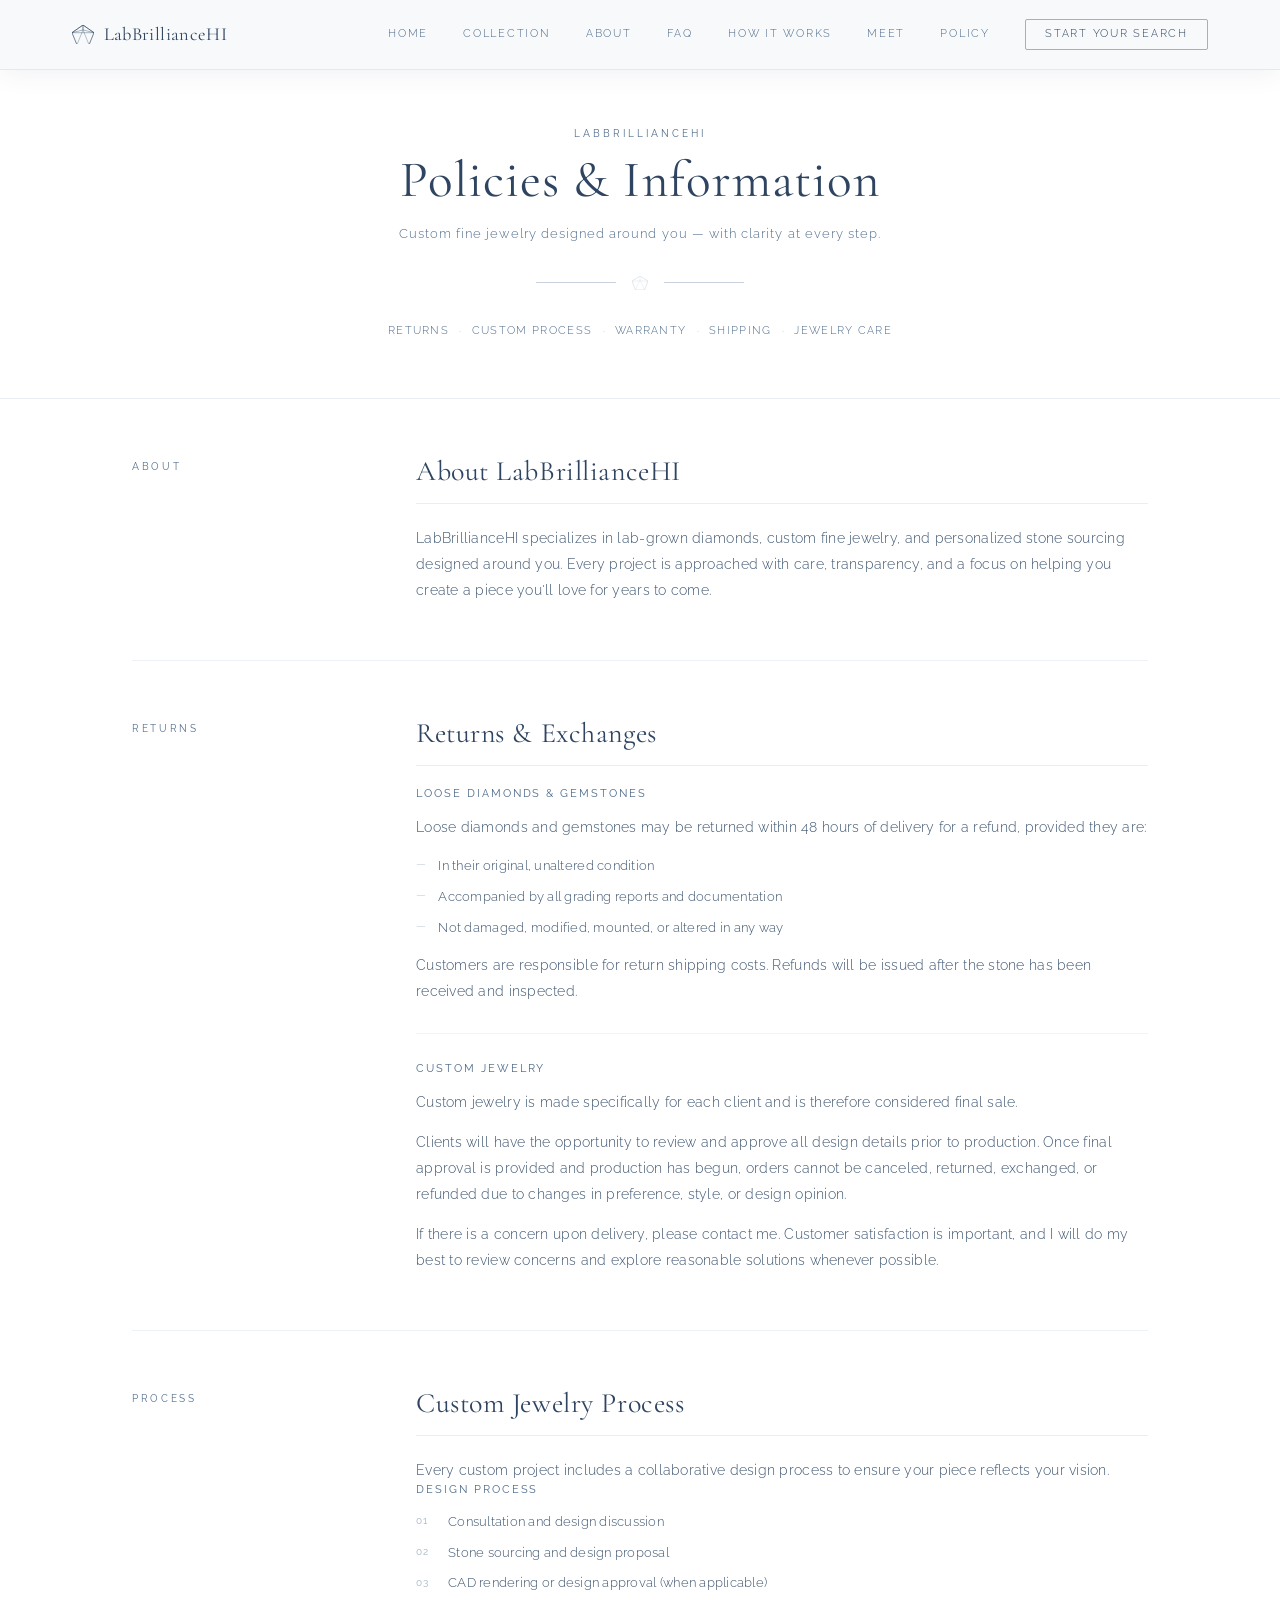
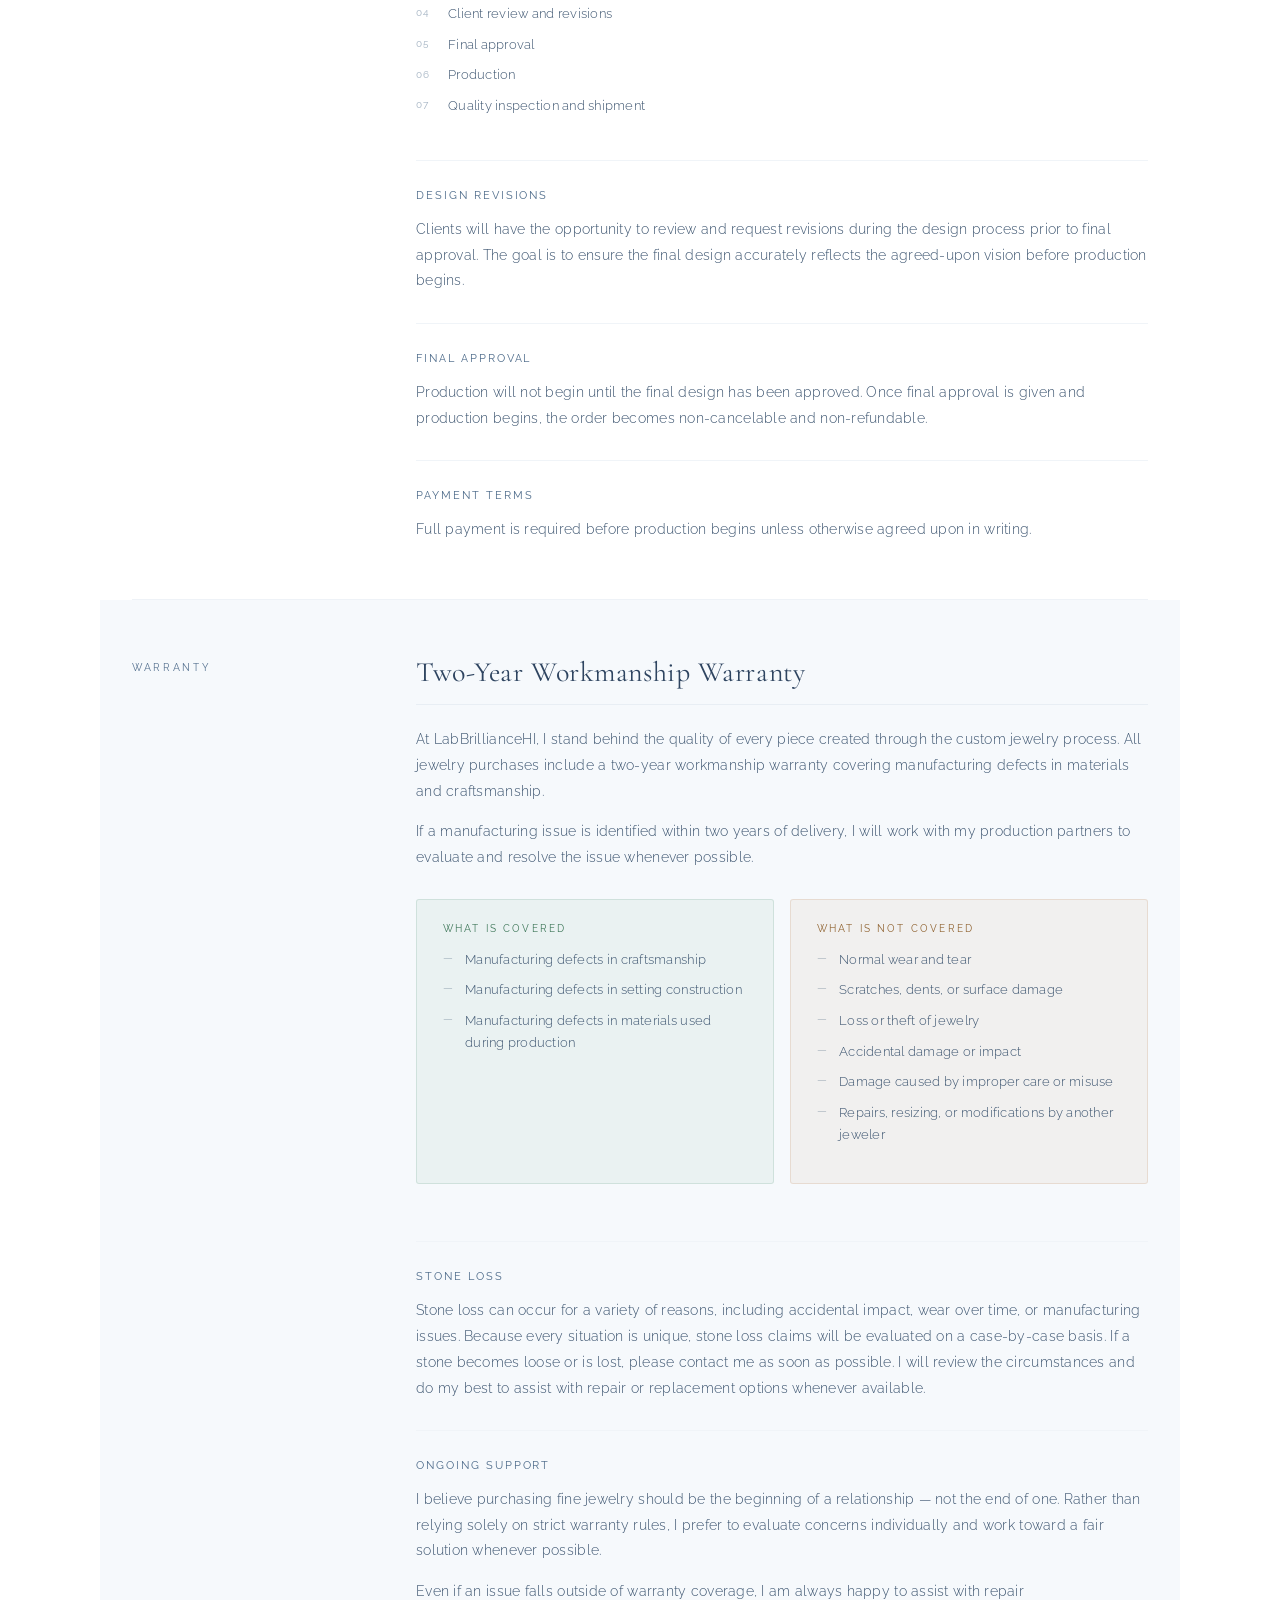
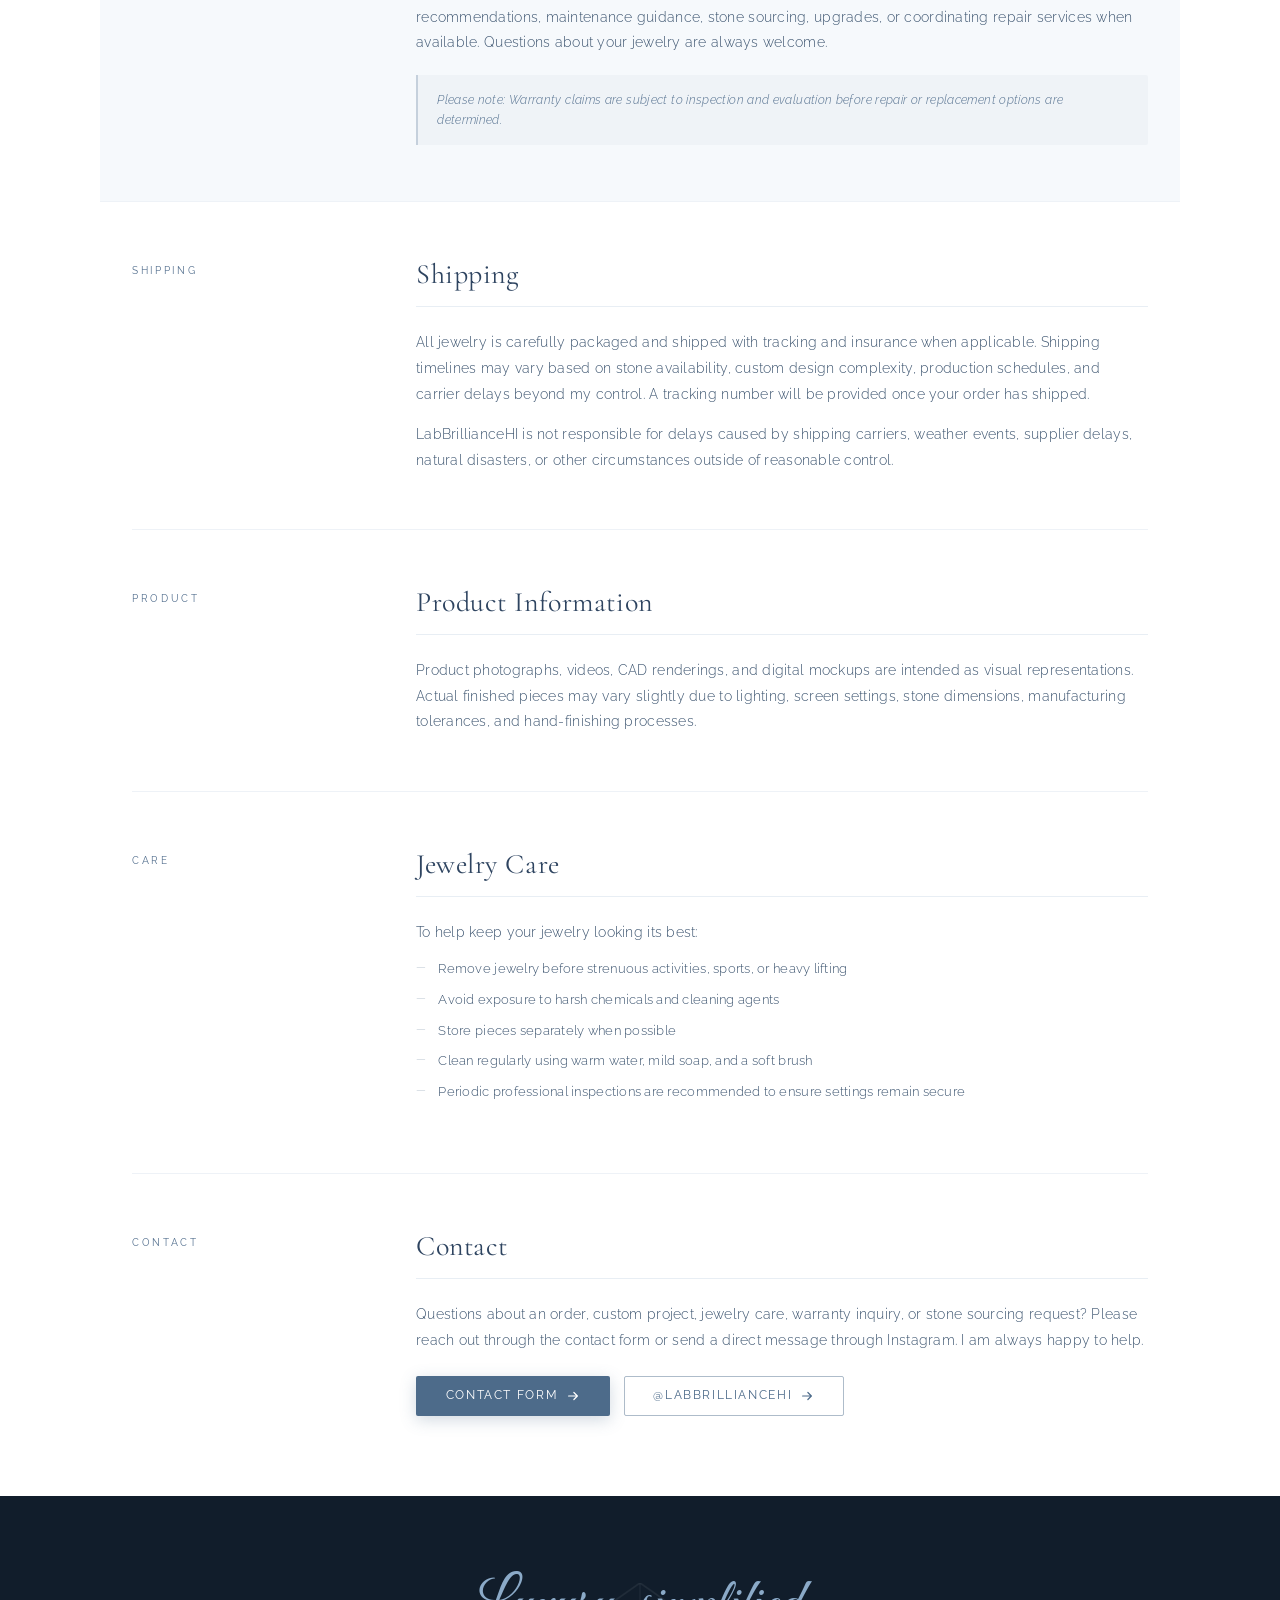
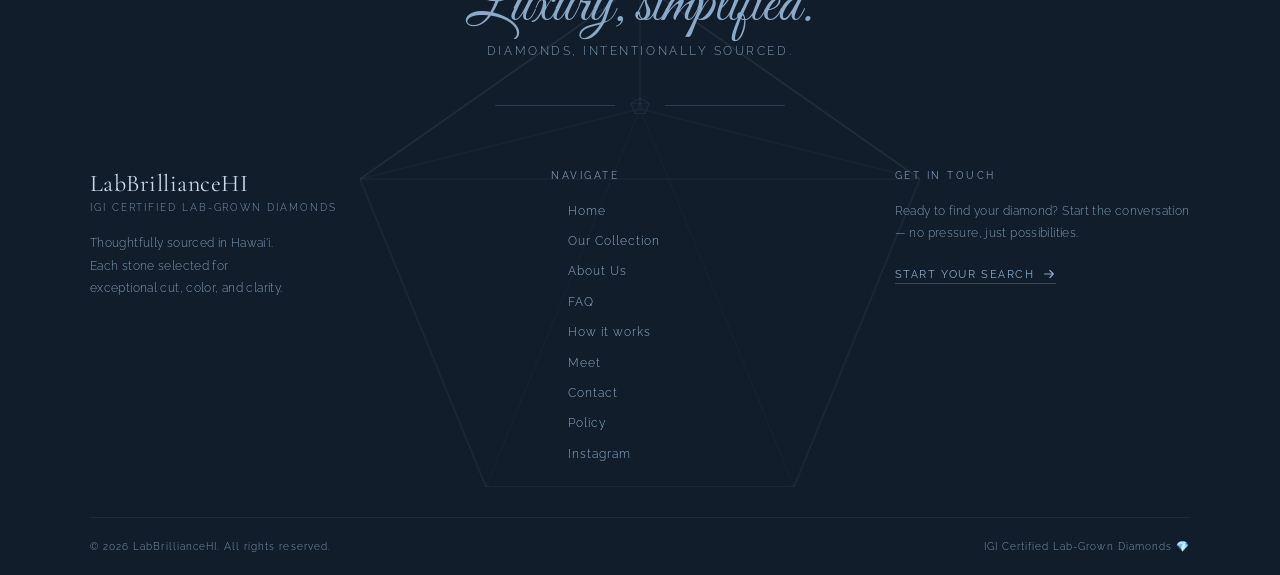
<file: policies.html>
<!DOCTYPE html>
<html lang="en">
<head>
  <meta charset="UTF-8" />
  <meta name="viewport" content="width=device-width, initial-scale=1.0" />
  <title>Policies & Information – LabBrillianceHI</title>
  <meta name="description" content="LabBrillianceHI policies and information. Returns, custom jewelry process, two-year workmanship warranty, shipping, and jewelry care." />
  <meta name="author" content="LabBrillianceHI" />
  <meta name="robots" content="index, follow" />
  <link rel="canonical" href="https://labbrilliancehi.com/policies.html" />
  <link rel="icon" type="image/png" sizes="32x32" href="public/images/favicon-32x32.png" />
  <link rel="apple-touch-icon" sizes="180x180" href="public/images/favicon-180x180.png" />
  <meta name="theme-color" content="#4d6b8a" />
  <link rel="preconnect" href="https://fonts.googleapis.com" />
  <link rel="preconnect" href="https://fonts.gstatic.com" crossorigin />
  <link rel="stylesheet" href="https://fonts.googleapis.com/css2?family=Cormorant+Garamond:wght@300;400;600&family=Great+Vibes&family=Raleway:wght@300;400&display=swap" />
  <link rel="stylesheet" href="public/css/normalize.css" />
  <link rel="stylesheet" href="public/css/styles.css" />
  <script src="public/js/main.js" defer></script>
</head>
<body>
  <a class="skip-link" href="#main">Skip to content</a>

  <header class="nav nav-scrolled-always" id="nav" aria-label="Site header">
    <div class="nav-inner">
      <a href="index.html" class="nav-brand" aria-label="LabBrillianceHI — back to home">
        <svg class="nav-brand-diamond" viewBox="0 0 40 36" fill="none" xmlns="http://www.w3.org/2000/svg" aria-hidden="true">
          <polygon points="20,0 40,14 31,36 9,36 0,14" fill="none" stroke="currentColor" stroke-width="1.2"/>
          <polygon points="20,0 40,14 20,9"  fill="none" stroke="currentColor" stroke-width="0.7"/>
          <polygon points="20,0 0,14 20,9"   fill="none" stroke="currentColor" stroke-width="0.7"/>
          <line x1="0"  y1="14" x2="40" y2="14" stroke="currentColor" stroke-width="0.7"/>
          <line x1="20" y1="9"  x2="9"  y2="36" stroke="currentColor" stroke-width="0.6"/>
          <line x1="20" y1="9"  x2="31" y2="36" stroke="currentColor" stroke-width="0.6"/>
        </svg>
        <span class="nav-brand-name">LabBrillianceHI</span>
      </a>
      <nav class="nav-links" aria-label="Primary navigation">
        <a href="index.html#"         class="nav-link">Home</a>
        <a href="index.html#diamonds" class="nav-link">Collection</a>
        <a href="index.html#about"    class="nav-link">About</a>
        <a href="index.html#policies" class="nav-link">FAQ</a>
        <a href="index.html#experience" class="nav-link">How it works</a>
        <a href="index.html#founder" class="nav-link">Meet</a>
        <a href="policies.html" class="nav-link">Policy</a>
        <a href="index.html#contact"  class="nav-link nav-link-cta">Start Your Search</a>
      </nav>
      <button class="nav-hamburger" id="nav-hamburger" aria-label="Open menu" aria-expanded="false" aria-controls="nav-overlay">
        <span class="nav-hamburger-bar"></span>
        <span class="nav-hamburger-bar"></span>
        <span class="nav-hamburger-bar"></span>
      </button>
    </div>
  </header>

  <div class="nav-overlay" id="nav-overlay">
    <nav class="nav-overlay-links" aria-label="Mobile primary navigation">
      <a href="index.html#"         class="nav-overlay-link" data-nav-close>Home</a>
      <a href="index.html#diamonds" class="nav-overlay-link" data-nav-close>Collection</a>
      <a href="index.html#about"    class="nav-overlay-link" data-nav-close>About</a>
      <a href="index.html#policies" class="nav-overlay-link" data-nav-close>FAQ</a>
      <a href="index.html#experience" class="nav-overlay-link" data-nav-close>How it works</a>
      <a href="index.html#founder" class="nav-overlay-link" data-nav-close>Meet</a>
      <a href="index.html#contact"  class="nav-overlay-link" data-nav-close>Contact</a>
      <a href="policies.html"  class="nav-overlay-link" data-nav-close>Policy</a>
      <a href="https://www.instagram.com/labbrilliancehi/" class="nav-overlay-link" data-nav-close target="_blank" rel="noopener noreferrer">Instagram</a>
    </nav>
    <p class="nav-overlay-tagline">Luxury, simplified.</p>
  </div>

  <main class="pol-main" id="main">
  <header class="pol-header">
    <span class="pol-header-script">LabBrillianceHI</span>
    <h1 class="pol-header-title">Policies &amp; Information</h1>
    <p class="pol-header-sub">Custom fine jewelry designed around you — with clarity at every step.</p>
    <div class="pol-header-divider" aria-hidden="true">
      <span class="pol-header-rule"></span>
      <svg viewBox="0 0 32 28" fill="none" xmlns="http://www.w3.org/2000/svg">
        <polygon points="16,0 32,10 25,28 7,28 0,10" fill="none" stroke="currentColor" stroke-width="1"/>
        <line x1="16" y1="0"  x2="16" y2="7"  stroke="currentColor" stroke-width="0.6"/>
        <line x1="0"  y1="10" x2="32" y2="10" stroke="currentColor" stroke-width="0.6"/>
        <line x1="16" y1="7"  x2="7"  y2="28" stroke="currentColor" stroke-width="0.6"/>
        <line x1="16" y1="7"  x2="25" y2="28" stroke="currentColor" stroke-width="0.6"/>
      </svg>
      <span class="pol-header-rule"></span>
    </div>
    <nav class="pol-jumpnav" aria-label="Jump to section">
      <a href="#returns"  class="pol-jumpnav-link">Returns</a>
      <span class="pol-jumpnav-sep" aria-hidden="true">·</span>
      <a href="#process"  class="pol-jumpnav-link">Custom Process</a>
      <span class="pol-jumpnav-sep" aria-hidden="true">·</span>
      <a href="#warranty" class="pol-jumpnav-link">Warranty</a>
      <span class="pol-jumpnav-sep" aria-hidden="true">·</span>
      <a href="#shipping" class="pol-jumpnav-link">Shipping</a>
      <span class="pol-jumpnav-sep" aria-hidden="true">·</span>
      <a href="#care"     class="pol-jumpnav-link">Jewelry Care</a>
    </nav>
  </header>

    <div class="pol-document">

      <section class="pol-section" aria-labelledby="about-heading">
        <div class="pol-section-label">About</div>
        <div class="pol-section-body">
          <h2 class="pol-section-title" id="about-heading">About LabBrillianceHI</h2>
          <p class="pol-body-text">LabBrillianceHI specializes in lab-grown diamonds, custom fine jewelry, and personalized stone sourcing designed around you. Every project is approached with care, transparency, and a focus on helping you create a piece you'll love for years to come.</p>
        </div>
      </section>

      <section class="pol-section" id="returns" aria-labelledby="returns-heading">
        <div class="pol-section-label">Returns</div>
        <div class="pol-section-body">
          <h2 class="pol-section-title" id="returns-heading">Returns &amp; Exchanges</h2>

          <div class="pol-subsection">
            <h3 class="pol-subsection-title">Loose Diamonds &amp; Gemstones</h3>
            <p class="pol-body-text">Loose diamonds and gemstones may be returned within 48 hours of delivery for a refund, provided they are:</p>
            <ul class="pol-list">
              <li>In their original, unaltered condition</li>
              <li>Accompanied by all grading reports and documentation</li>
              <li>Not damaged, modified, mounted, or altered in any way</li>
            </ul>
            <p class="pol-body-text">Customers are responsible for return shipping costs. Refunds will be issued after the stone has been received and inspected.</p>
          </div>

          <div class="pol-subsection">
            <h3 class="pol-subsection-title">Custom Jewelry</h3>
            <p class="pol-body-text">Custom jewelry is made specifically for each client and is therefore considered final sale.</p>
            <p class="pol-body-text">Clients will have the opportunity to review and approve all design details prior to production. Once final approval is provided and production has begun, orders cannot be canceled, returned, exchanged, or refunded due to changes in preference, style, or design opinion.</p>
            <p class="pol-body-text">If there is a concern upon delivery, please contact me. Customer satisfaction is important, and I will do my best to review concerns and explore reasonable solutions whenever possible.</p>
          </div>
        </div>
      </section>

      <section class="pol-section" id="process" aria-labelledby="process-heading">
        <div class="pol-section-label">Process</div>
        <div class="pol-section-body">
          <h2 class="pol-section-title" id="process-heading">Custom Jewelry Process</h2>
          <p class="pol-body-text">Every custom project includes a collaborative design process to ensure your piece reflects your vision.</p>

          <div class="pol-subsection">
            <h3 class="pol-subsection-title">Design Process</h3>
            <ol class="pol-list pol-list-ordered">
              <li>Consultation and design discussion</li>
              <li>Stone sourcing and design proposal</li>
              <li>CAD rendering or design approval (when applicable)</li>
              <li>Client review and revisions</li>
              <li>Final approval</li>
              <li>Production</li>
              <li>Quality inspection and shipment</li>
            </ol>
          </div>

          <div class="pol-subsection">
            <h3 class="pol-subsection-title">Design Revisions</h3>
            <p class="pol-body-text">Clients will have the opportunity to review and request revisions during the design process prior to final approval. The goal is to ensure the final design accurately reflects the agreed-upon vision before production begins.</p>
          </div>

          <div class="pol-subsection">
            <h3 class="pol-subsection-title">Final Approval</h3>
            <p class="pol-body-text">Production will not begin until the final design has been approved. Once final approval is given and production begins, the order becomes non-cancelable and non-refundable.</p>
          </div>

          <div class="pol-subsection">
            <h3 class="pol-subsection-title">Payment Terms</h3>
            <p class="pol-body-text">Full payment is required before production begins unless otherwise agreed upon in writing.</p>
          </div>
        </div>
      </section>

      <section class="pol-section pol-section-accent" id="warranty" aria-labelledby="warranty-heading">
        <div class="pol-section-label">Warranty</div>
        <div class="pol-section-body">
          <h2 class="pol-section-title" id="warranty-heading">Two-Year Workmanship Warranty</h2>
          <p class="pol-body-text">At LabBrillianceHI, I stand behind the quality of every piece created through the custom jewelry process. All jewelry purchases include a two-year workmanship warranty covering manufacturing defects in materials and craftsmanship.</p>
          <p class="pol-body-text">If a manufacturing issue is identified within two years of delivery, I will work with my production partners to evaluate and resolve the issue whenever possible.</p>

          <div class="pol-covered-grid">
            <div class="pol-covered-block pol-covered-block-yes">
              <h3 class="pol-covered-title">What Is Covered</h3>
              <ul class="pol-list">
                <li>Manufacturing defects in craftsmanship</li>
                <li>Manufacturing defects in setting construction</li>
                <li>Manufacturing defects in materials used during production</li>
              </ul>
            </div>
            <div class="pol-covered-block pol-covered-block-no">
              <h3 class="pol-covered-title">What Is Not Covered</h3>
              <ul class="pol-list">
                <li>Normal wear and tear</li>
                <li>Scratches, dents, or surface damage</li>
                <li>Loss or theft of jewelry</li>
                <li>Accidental damage or impact</li>
                <li>Damage caused by improper care or misuse</li>
                <li>Repairs, resizing, or modifications by another jeweler</li>
              </ul>
            </div>
          </div>

          <div class="pol-subsection">
            <h3 class="pol-subsection-title">Stone Loss</h3>
            <p class="pol-body-text">Stone loss can occur for a variety of reasons, including accidental impact, wear over time, or manufacturing issues. Because every situation is unique, stone loss claims will be evaluated on a case-by-case basis. If a stone becomes loose or is lost, please contact me as soon as possible. I will review the circumstances and do my best to assist with repair or replacement options whenever available.</p>
          </div>

          <div class="pol-subsection">
            <h3 class="pol-subsection-title">Ongoing Support</h3>
            <p class="pol-body-text">I believe purchasing fine jewelry should be the beginning of a relationship — not the end of one. Rather than relying solely on strict warranty rules, I prefer to evaluate concerns individually and work toward a fair solution whenever possible.</p>
            <p class="pol-body-text">Even if an issue falls outside of warranty coverage, I am always happy to assist with repair recommendations, maintenance guidance, stone sourcing, upgrades, or coordinating repair services when available. Questions about your jewelry are always welcome.</p>
            <p class="pol-body-note">Please note: Warranty claims are subject to inspection and evaluation before repair or replacement options are determined.</p>
          </div>
        </div>
      </section>

      <section class="pol-section" id="shipping" aria-labelledby="shipping-heading">
        <div class="pol-section-label">Shipping</div>
        <div class="pol-section-body">
          <h2 class="pol-section-title" id="shipping-heading">Shipping</h2>
          <p class="pol-body-text">All jewelry is carefully packaged and shipped with tracking and insurance when applicable. Shipping timelines may vary based on stone availability, custom design complexity, production schedules, and carrier delays beyond my control. A tracking number will be provided once your order has shipped.</p>
          <p class="pol-body-text">LabBrillianceHI is not responsible for delays caused by shipping carriers, weather events, supplier delays, natural disasters, or other circumstances outside of reasonable control.</p>
        </div>
      </section>

      <section class="pol-section" aria-labelledby="product-heading">
        <div class="pol-section-label">Product</div>
        <div class="pol-section-body">
          <h2 class="pol-section-title" id="product-heading">Product Information</h2>
          <p class="pol-body-text">Product photographs, videos, CAD renderings, and digital mockups are intended as visual representations. Actual finished pieces may vary slightly due to lighting, screen settings, stone dimensions, manufacturing tolerances, and hand-finishing processes.</p>
        </div>
      </section>

      <section class="pol-section" id="care" aria-labelledby="care-heading">
        <div class="pol-section-label">Care</div>
        <div class="pol-section-body">
          <h2 class="pol-section-title" id="care-heading">Jewelry Care</h2>
          <p class="pol-body-text">To help keep your jewelry looking its best:</p>
          <ul class="pol-list">
            <li>Remove jewelry before strenuous activities, sports, or heavy lifting</li>
            <li>Avoid exposure to harsh chemicals and cleaning agents</li>
            <li>Store pieces separately when possible</li>
            <li>Clean regularly using warm water, mild soap, and a soft brush</li>
            <li>Periodic professional inspections are recommended to ensure settings remain secure</li>
          </ul>
        </div>
      </section>

      <section class="pol-section pol-section-contact" aria-labelledby="contact-pol-heading">
        <div class="pol-section-label">Contact</div>
        <div class="pol-section-body">
          <h2 class="pol-section-title" id="contact-pol-heading">Contact</h2>
          <p class="pol-body-text">Questions about an order, custom project, jewelry care, warranty inquiry, or stone sourcing request? Please reach out through the contact form or send a direct message through Instagram. I am always happy to help.</p>
          <div class="pol-contact-actions">
            <a href="index.html#contact" class="pol-contact-btn pol-contact-btn-primary">
              Contact Form
              <svg width="14" height="14" viewBox="0 0 16 16" fill="none" aria-hidden="true">
                <path d="M3 8h10M9 4l4 4-4 4" stroke="currentColor" stroke-width="1.4" stroke-linecap="round" stroke-linejoin="round"/>
              </svg>
            </a>
            <a href="https://www.instagram.com/labbrilliancehi/" target="_blank" rel="noopener noreferrer" class="pol-contact-btn pol-contact-btn-outline">
              @labbrilliancehi
              <svg width="14" height="14" viewBox="0 0 16 16" fill="none" aria-hidden="true">
                <path d="M3 8h10M9 4l4 4-4 4" stroke="currentColor" stroke-width="1.4" stroke-linecap="round" stroke-linejoin="round"/>
              </svg>
            </a>
          </div>
        </div>
      </section>

    </div>
  </main>

  <footer class="footer" aria-label="Site footer">
    <svg class="footer-watermark" viewBox="0 0 400 360" fill="none" xmlns="http://www.w3.org/2000/svg" aria-hidden="true">
      <polygon points="200,0 400,140 310,360 90,360 0,140" fill="none" stroke="rgba(255,255,255,0.04)" stroke-width="1.5"/>
      <polygon points="200,0 400,140 200,90"  fill="none" stroke="rgba(255,255,255,0.03)" stroke-width="1"/>
      <polygon points="200,0 0,140 200,90"    fill="none" stroke="rgba(255,255,255,0.03)" stroke-width="1"/>
      <line x1="0"   y1="140" x2="400" y2="140" stroke="rgba(255,255,255,0.03)" stroke-width="1"/>
      <line x1="200" y1="90"  x2="90"  y2="360" stroke="rgba(255,255,255,0.025)" stroke-width="1"/>
      <line x1="200" y1="90"  x2="310" y2="360" stroke="rgba(255,255,255,0.025)" stroke-width="1"/>
    </svg>
    <div class="footer-signoff">
      <p class="footer-signoff-script">Luxury, simplified.</p>
      <p class="footer-signoff-sub">Diamonds, intentionally sourced.</p>
    </div>
    <div class="footer-rule-wrap" aria-hidden="true">
      <span class="footer-rule"></span>
      <svg class="footer-rule-diamond" viewBox="0 0 32 28" fill="none" xmlns="http://www.w3.org/2000/svg">
        <polygon points="16,0 32,10 25,28 7,28 0,10" fill="none" stroke="currentColor" stroke-width="1"/>
        <line x1="16" y1="0"  x2="16" y2="7"  stroke="currentColor" stroke-width="0.6"/>
        <line x1="0"  y1="10" x2="32" y2="10" stroke="currentColor" stroke-width="0.6"/>
        <line x1="16" y1="7"  x2="7"  y2="28" stroke="currentColor" stroke-width="0.6"/>
        <line x1="16" y1="7"  x2="25" y2="28" stroke="currentColor" stroke-width="0.6"/>
      </svg>
      <span class="footer-rule"></span>
    </div>
    <div class="footer-grid">
      <div class="footer-col footer-col-brand">
        <p class="footer-brand">LabBrillianceHI</p>
        <p class="footer-brand-sub">IGI Certified Lab-Grown Diamonds</p>
        <p class="footer-brand-desc">Thoughtfully sourced in Hawai'i. Each stone selected for exceptional cut, color, and clarity.</p>
      </div>
      <div class="footer-col footer-col-nav">
        <p class="footer-col-heading">Navigate</p>
        <nav aria-label="Footer navigation">
          <ul class="footer-nav">
            <li><a href="index.html#"         class="footer-nav-link">Home</a></li>
            <li><a href="index.html#diamonds" class="footer-nav-link">Our Collection</a></li>
            <li><a href="index.html#about"    class="footer-nav-link">About Us</a></li>
            <li><a href="index.html#policies" class="footer-nav-link">FAQ</a></li>
            <li><a href="index.html#experience" class="footer-nav-link">How it works</a></li>
            <li><a href="index.html#founder" class="footer-nav-link">Meet</a></li>
            <li><a href="index.html#contact"  class="footer-nav-link">Contact</a></li>
            <li><a href="policies.html"        class="footer-nav-link">Policy</a></li>
            <li><a href="https://www.instagram.com/labbrilliancehi/" class="footer-nav-link" target="_blank" rel="noopener noreferrer">Instagram</a></li>
          </ul>
        </nav>
      </div>
      <div class="footer-col footer-col-contact">
        <p class="footer-col-heading">Get in Touch</p>
        <p class="footer-contact-text">Ready to find your diamond? Start the conversation — no pressure, just possibilities.</p>
        <a href="index.html#contact" class="footer-contact-btn">
          Start Your Search
          <svg width="14" height="14" viewBox="0 0 16 16" fill="none" aria-hidden="true">
            <path d="M3 8h10M9 4l4 4-4 4" stroke="currentColor" stroke-width="1.4" stroke-linecap="round" stroke-linejoin="round"/>
          </svg>
        </a>
      </div>
    </div>
    <div class="footer-bottom">
      <p class="footer-copy">&copy; <span id="footer-year"></span> LabBrillianceHI. All rights reserved.</p>
      <p class="footer-igi">IGI Certified Lab-Grown Diamonds 💎</p>
    </div>
  </footer>

</body>
</html>
</file>
<file: public/css/styles.css>
/**************************************************************
Custom CSS
***************************************************************/
   :root {
    --color-brand:      #4d6b8a;
    --color-brand-dark: #3a5470;
    --color-text-light: rgba(255, 255, 255, 0.92);
    --color-btn-fill:   #4d6b8a;
    --color-btn-hover:  rgba(58,  84, 112, 0.92);
    --color-error:      #9b2c2c;

    /* Text colours that pass WCAG AA (4.5:1) on every background they sit on */
    --color-text:            #3d5570;
    --color-text-muted:      #536f8e;
    --color-text-muted-dark: #7c98b4;

    --font-serif:  'Cormorant Garamond', Georgia, serif;
    --font-script: 'Great Vibes', cursive;
    --font-caps:   'Raleway', sans-serif;
  }

/**************************************************************
Base styles
***************************************************************/
  *, *::before, *::after {
    box-sizing: border-box;
    -webkit-box-sizing: border-box;
    -moz-box-sizing: border-box;
    margin: 0;
    padding: 0;
  }
  
  html, body {
    height: 100%;
    scroll-behavior: smooth;
  }
  
  body {
    font-family: var(--font-serif);
    background: #c9d8e8;
    color: var(--color-text-light);
  }

/**************************************************************
Nav
***************************************************************/

/* Hidden above the page until a keyboard user tabs to it */
.skip-link {
  position: fixed;
  top: 0.75rem;
  left: 0.75rem;
  z-index: 200;
  padding: 0.6rem 1.1rem;
  background: #2e4460;
  color: #fff;
  font-family: var(--font-caps);
  font-size: 0.8rem;
  letter-spacing: 0.08em;
  text-decoration: none;
  border-radius: 2px;
  transform: translateY(-200%);
  transition: transform 0.2s ease;
}
.skip-link:focus {
  transform: translateY(0);
}

.nav {
  position: fixed;
  top: 0;
  left: 0;
  right: 0;
  z-index: 100;
  background: transparent;
  border-bottom: 1px solid transparent;
  transition: background 0.45s ease, border-color 0.45s ease, backdrop-filter 0.45s ease, -webkit-backdrop-filter 0.45s ease, box-shadow 0.45s ease;
}

.nav.scrolled {
  background: rgba(244, 247, 249, 0.72);
  backdrop-filter: blur(18px) saturate(1.4);
  -webkit-backdrop-filter: blur(18px) saturate(1.4);
  border-color: rgba(180, 205, 225, 0.35);
  box-shadow: 0 2px 28px rgba(46, 68, 96, 0.08);
}

.nav-inner {
  display: flex;
  align-items: center;
  justify-content: space-between;
  max-width: 1200px;
  margin: 0 auto;
  padding: 1.2rem 2rem;
  transition: padding 0.45s ease;
}
.nav.scrolled .nav-inner {
  padding: 0.85rem 2rem;
}

.nav-brand {
  display: flex;
  align-items: center;
  gap: 0.6rem;
  text-decoration: none;
  color: #2e4460;
  transition: color 0.45s ease;
}

.nav-brand-diamond {
  width: 22px;
  height: auto;
  flex-shrink: 0;
  filter: drop-shadow(0 1px 4px rgba(255,255,255,0.3));
  transition: filter 0.45s ease;
}
.nav.scrolled .nav-brand-diamond {
  filter: none;
}

.nav-brand-name {
  font-family: var(--font-serif);
  font-size: 1.15rem;
  font-weight: 400;
  letter-spacing: 0.02em;
  line-height: 1;
}

.nav-links {
  display: flex;
  align-items: center;
  gap: 2.2rem;
}

.nav-link {
  font-family: var(--font-caps);
  font-size: 0.68rem;
  font-weight: 300;
  letter-spacing: 0.16em;
  text-transform: uppercase;
  text-decoration: none;
  color: #3c5673;
  position: relative;
  transition: color 0.45s ease;
}
.nav.scrolled .nav-link {
  color: #4d6b8a;
}

.nav-link::after {
  content: '';
  position: absolute;
  bottom: -3px;
  left: 0;
  width: 0;
  height: 1px;
  background: currentColor;
  transition: width 0.28s ease;
}
.nav-link:hover::after {
  width: 100%;
}
.nav-link:hover {
  color: #2e4460;
}

.nav-link-cta {
  padding: 0.5rem 1.2rem;
  border: 1px solid rgba(77,107,138,0.5);
  border-radius: 2px;
  color: #2e4460 !important;
  transition: background 0.25s ease, border-color 0.25s ease, color 0.45s ease;
}
.nav-link-cta::after {
  display: none;
}
.nav-link-cta:hover {
  background: rgba(77,107,138,0.08);
  border-color: rgba(77,107,138,0.85);
}

.nav-hamburger {
  display: none;
  flex-direction: column;
  justify-content: center;
  gap: 5px;
  width: 36px;
  height: 36px;
  padding: 4px;
  background: none;
  border: none;
  cursor: pointer;
}

.nav-hamburger-bar {
  display: block;
  height: 1px;
  background: #2e4460;
  border-radius: 1px;
  transform-origin: center;
  transition: transform 0.35s cubic-bezier(0.4, 0, 0.2, 1), opacity 0.25s ease, background 0.45s ease, width 0.3s ease;
}
.nav-hamburger-bar:nth-child(1) {
  width: 24px;
}
.nav-hamburger-bar:nth-child(2) {
  width: 24px;
}
.nav-hamburger-bar:nth-child(3) {
  width: 24px;
}

/* Animate to X when open */
.nav-hamburger[aria-expanded="true"] .nav-hamburger-bar:nth-child(1) {
  width: 24px;
  transform: translateY(6px) rotate(45deg);
}
.nav-hamburger[aria-expanded="true"] .nav-hamburger-bar:nth-child(2) {
  opacity: 0;
  transform: scaleX(0);
}
.nav-hamburger[aria-expanded="true"] .nav-hamburger-bar:nth-child(3) {
  width: 24px;
  transform: translateY(-6px) rotate(-45deg);
}

/* Menu open at the top of the homepage: the nav is see-through over the dark overlay, so switch to light colors */
.nav:not(.scrolled):not(.nav-scrolled-always):has(.nav-hamburger[aria-expanded="true"]) .nav-brand {
  color: rgba(255, 255, 255, 0.9);
}
.nav:not(.scrolled):not(.nav-scrolled-always):has(.nav-hamburger[aria-expanded="true"]) .nav-hamburger-bar {
  background: rgba(255, 255, 255, 0.85);
}

.nav-overlay {
  position: fixed;
  inset: 0;
  z-index: 99;
  background: #111d2b;
  display: flex;
  flex-direction: column;
  align-items: center;
  gap: 0;
  padding: 6rem 1.5rem;
  overflow-y: auto;
  opacity: 0;
  visibility: hidden;
  transition: opacity 0.4s ease, visibility 0.4s ease;
}
.nav-overlay.open {
  opacity: 1;
  visibility: visible;
}
/* Stops the page behind the open menu from scrolling */
.menu-open {
  overflow: hidden;
}

/* Auto margins centre the menu, and let it scroll instead of cutting links off on short screens */
.nav-overlay-links {
  display: flex;
  flex-direction: column;
  align-items: center;
  gap: 0.2rem;
  margin-top: auto;
}

.nav-overlay-link {
  font-family: var(--font-serif);
  font-size: clamp(2.2rem, 8vw, 3.5rem);
  font-weight: 400;
  letter-spacing: 0.02em;
  color: rgba(200, 218, 234, 0.6);
  text-decoration: none;
  line-height: 1.3;
  position: relative;
  transition: color 0.22s ease;
  opacity: 0;
  transform: translateY(18px);
  transition: color 0.22s ease, opacity 0.4s ease, transform 0.4s ease;
}
.nav-overlay.open .nav-overlay-link:nth-child(1) {
  opacity: 1;
  transform: translateY(0);
  transition-delay: 0.08s;
}
.nav-overlay.open .nav-overlay-link:nth-child(2) {
  opacity: 1;
  transform: translateY(0);
  transition-delay: 0.14s;
}
.nav-overlay.open .nav-overlay-link:nth-child(3) {
  opacity: 1;
  transform: translateY(0);
  transition-delay: 0.20s;
}
.nav-overlay.open .nav-overlay-link:nth-child(4) {
  opacity: 1;
  transform: translateY(0);
  transition-delay: 0.26s;
}

.nav-overlay.open .nav-overlay-link:nth-child(5) {
  opacity: 1;
  transform: translateY(0);
  transition-delay: 0.32s;
}

.nav-overlay.open .nav-overlay-link:nth-child(6) {
  opacity: 1;
  transform: translateY(0);
  transition-delay: 0.38s;
}

.nav-overlay.open .nav-overlay-link:nth-child(7) {
  opacity: 1;
  transform: translateY(0);
  transition-delay: 0.44s;
}

.nav-overlay.open .nav-overlay-link:nth-child(8) {
  opacity: 1;
  transform: translateY(0);
  transition-delay: 0.50s;
}

.nav-overlay.open .nav-overlay-link:nth-child(9) {
  opacity: 1;
  transform: translateY(0);
  transition-delay: 0.56s;
}

.nav-overlay-link:hover {
  color: #e8eef4;
}

.nav-overlay-tagline {
  font-family: var(--font-script);
  font-size: clamp(1.4rem, 4vw, 2rem);
  color: var(--color-text-muted-dark);
  margin-top: 2.5rem;
  margin-bottom: auto;
  opacity: 0;
  transition: opacity 0.4s ease 0.35s;
}
.nav-overlay.open .nav-overlay-tagline {
  opacity: 1;
}
  
/**************************************************************
Hero
***************************************************************/
  .hero {
    position: relative;
    width: 100%;
    min-height: 100svh;
    display: flex;
    align-items: center;
    justify-content: center;
    text-align: center;
  
    background-image: url('/public/images/herobg.webp');
    background-size: cover;
    background-position: center top;
    background-repeat: no-repeat;
    padding-top: 80px;
  }
  
  .hero-overlay {
    position: absolute;
    inset: 0;
    background: linear-gradient(to bottom, rgba(200, 218, 234, 0.18) 0%, rgba(180, 205, 225, 0.08) 50%, rgba(160, 190, 215, 0.30) 100%);
    pointer-events: none;
  }
  
  .hero-content {
    position: relative;
    z-index: 1;
    display: flex;
    flex-direction: column;
    align-items: center;
    gap: 2rem;
    padding: 4rem 1.5rem;
    max-width: 680px;
    width: 100%;
    animation: heroFadeIn 1.1s ease both;
  }
  
  .hero-logo {
    display: flex;
    flex-direction: column;
    align-items: center;
    gap: 0;
  }
  
  .hero-diamond-icon {
    width: 56px;
    height: auto;
    filter: drop-shadow(0 2px 12px rgba(255,255,255,0.4));
    animation: float 2.5s ease-in-out infinite;
  }
  
  .hero-brand {
    font-family: var(--font-serif);
    font-size: clamp(2.6rem, 7vw, 4.2rem);
    font-weight: 400;
    letter-spacing: 0.02em;
    color: #3c5673;
    text-shadow: 0 1px 18px rgba(255,255,255,0.55);
    line-height: 1.05;
    margin-top: 0;
  }
  
  .hero-tagline {
    font-family: var(--font-caps);
    font-size: clamp(0.6rem, 1.8vw, 0.72rem);
    font-weight: 300;
    letter-spacing: 0.28em;
    text-transform: uppercase;
    color: #3c5673;
    display: flex;
    align-items: center;
    gap: 0.75rem;
  }
  
  .hero-rule {
    display: inline-block;
    width: 40px;
    height: 1px;
    background: currentColor;
    opacity: 0.55;
  }
  
  .hero-headline {
    display: flex;
    flex-direction: column;
    align-items: center;
    gap: 0.1rem;
  }
  
  .hero-headline-main {
    font-family: var(--font-serif);
    font-size: clamp(1.7rem, 4.5vw, 2.5rem);
    font-weight: 400;
    color: #3c5673;
    letter-spacing: 0.01em;
    line-height: 1.2;
  }
  
  .hero-headline-italic {
    font-family: var(--font-serif);
    font-size: clamp(1.7rem, 4.5vw, 2.5rem);
    font-weight: 400;
    font-style: italic;
    color: #3c5673;
    letter-spacing: 0.01em;
    line-height: 1.2;
  }
  
  .hero-subtext {
    margin-top: 0.8rem;
    font-family: var(--font-caps);
    font-size: clamp(0.78rem, 2vw, 0.9rem);
    font-weight: 300;
    letter-spacing: 0.04em;
    color: #2e4460;
  }
  
  .hero-ctas {
    display: flex;
    gap: 1rem;
    flex-wrap: wrap;
    justify-content: center;
    margin-top: 0.5rem;
  }
  
  .btn {
    display: inline-block;
    font-family: var(--font-caps);
    font-size: 0.8rem;
    font-weight: 400;
    letter-spacing: 0.12em;
    text-transform: uppercase;
    text-decoration: none;
    padding: 0.75rem 2rem;
    border-radius: 2px;
    transition: background 0.25s ease, color 0.25s ease, border-color 0.25s ease,
                transform 0.2s ease, box-shadow 0.25s ease;
    cursor: pointer;
  }
  
  .btn-primary {
    background: var(--color-btn-fill);
    color: #fff;
    border: 1px solid transparent;
    box-shadow: 0 4px 18px rgba(77,107,138,0.35);
  }
  .btn-primary:hover,
  .btn-primary:focus-visible {
    background: var(--color-btn-hover);
    transform: translateY(-2px);
    box-shadow: 0 8px 24px rgba(77,107,138,0.45);
  }
  
  .btn-outline {
    background: rgba(255,255,255,0.18);
    color: #3c5673;
    border: 1px solid rgba(77,107,138,0.55);
    backdrop-filter: blur(4px);
    -webkit-backdrop-filter: blur(4px);
  }
  .btn-outline:hover,
  .btn-outline:focus-visible {
    background: rgba(255,255,255,0.32);
    border-color: rgba(77,107,138,0.8);
    transform: translateY(-2px);
  }
  
/**************************************************************
Experience section
***************************************************************/

.experience {
  background: #f9f7f4;
  padding: 7rem 2rem 5rem;
  overflow: hidden;
}

/* ── Header ── */
.experience-header {
  text-align: center;
  margin-bottom: 5rem;
  opacity: 0;
  transform: translateY(24px);
  transition: opacity 0.85s ease, transform 0.85s ease;
}
.experience-header.in-view {
  opacity: 1;
  transform: translateY(0);
}
.experience-header-script {
  display: block;
  font-family: var(--font-script);
  font-size: clamp(1.8rem, 4vw, 2.6rem);
  color: var(--color-brand);
  line-height: 1;
  margin-bottom: 0.5rem;
}
.experience-header-title {
  font-family: var(--font-serif);
  font-size: clamp(1.8rem, 4vw, 2.8rem);
  font-weight: 400;
  color: #2e4460;
  letter-spacing: 0.03em;
  line-height: 1.1;
}
.experience-header-sub {
  margin-top: 0.9rem;
  font-family: var(--font-caps);
  font-size: 0.82rem;
  font-weight: 300;
  letter-spacing: 0.1em;
  color: var(--color-text-muted);
}

/* ── Timeline container ── */
.experience-timeline {
  position: relative;
  list-style: none;
  max-width: 900px;
  margin: 0 auto 6rem;
  display: flex;
  flex-direction: column;
  gap: 0;
}

/* Vertical spine */
.experience-timeline::before {
  content: '';
  position: absolute;
  top: 0;
  bottom: 0;
  left: 50%;
  transform: translateX(-50%);
  width: 1px;
  background: linear-gradient(
    to bottom,
    transparent,
    rgba(77, 107, 138, 0.25) 8%,
    rgba(77, 107, 138, 0.25) 92%,
    transparent
  );
}

/* ── Individual step ── */
.experience-step {
  display: grid;
  grid-template-columns: 1fr 48px 1fr;
  align-items: center;
  gap: 0;
  min-height: 160px;
  padding: 2rem 0;

  opacity: 0;
  transform: translateY(28px);
  transition: opacity 0.8s ease, transform 0.8s ease;
}
.experience-step.in-view {
  opacity: 1;
  transform: translateY(0);
}
.experience-step:nth-child(2) { transition-delay: 0.1s; }
.experience-step:nth-child(3) { transition-delay: 0.2s; }
.experience-step:nth-child(4) { transition-delay: 0.3s; }

/* ── Step marker (center diamond) ── */
.experience-step-marker {
  display: flex;
  align-items: center;
  justify-content: center;
  width: 48px;
  height: 48px;
  background: #f9f7f4;
  border: 1px solid rgba(77, 107, 138, 0.25);
  border-radius: 50%;
  color: var(--color-brand);
  position: relative;
  z-index: 1;
  flex-shrink: 0;
}
.experience-step-marker svg {
  width: 16px;
  height: auto;
}

/* ── Step content ── */
.experience-step-content {
  padding: 0 2.5rem;
}
.experience-step-empty {
  padding: 0 2.5rem;
}

/* Left-aligned steps: content left, marker center, empty right */
.experience-step-left .experience-step-content {
  text-align: right;
}

/* Right-aligned steps: empty left, marker center, content right */
.experience-step-right .experience-step-content {
  text-align: left;
}

.experience-step-label {
  font-family: var(--font-caps);
  font-size: 0.58rem;
  font-weight: 400;
  letter-spacing: 0.24em;
  text-transform: uppercase;
  color: var(--color-text-muted);
  display: block;
  margin-bottom: 0.5rem;
}
.experience-step-title {
  font-family: var(--font-serif);
  font-size: clamp(1.3rem, 2.5vw, 1.8rem);
  font-weight: 400;
  color: #2e4460;
  letter-spacing: 0.02em;
  line-height: 1.2;
  margin-bottom: 0.65rem;
}
.experience-step-text {
  font-family: var(--font-caps);
  font-size: 0.82rem;
  font-weight: 300;
  letter-spacing: 0.03em;
  color: #4d6b8a;
  line-height: 1.8;
}
.experience-step-note {
  margin-top: 0.6rem;
  font-family: var(--font-caps);
  font-size: 0.72rem;
  font-weight: 300;
  letter-spacing: 0.04em;
  color: var(--color-text-muted);
  line-height: 1.7;
  font-style: italic;
}

/**************************************************************
Gallery panel collection
***************************************************************/

.collection {
  background: #eef2f7;
  padding: 6rem 2rem;
  overflow: hidden;
}

.collection-header {
  text-align: center;
  margin-bottom: 4rem;
  opacity: 0;
  transform: translateY(24px);
  transition: opacity 0.8s ease, transform 0.8s ease;

}
.collection-header.in-view {
  opacity: 1;
  transform: translateY(0);
}

.collection-header-script {
  display: block;
  font-family: var(--font-script);
  font-size: clamp(2rem, 5vw, 3rem);
  color: var(--color-brand);
  line-height: 1;
  margin-bottom: 0.2rem;
}

.collection-header-title {
  font-family: var(--font-serif);
  font-size: clamp(1.8rem, 4vw, 2.8rem);
  font-weight: 400;
  color: #2e4460;
  letter-spacing: 0.04em;
  line-height: 1.1;
}

.collection-header-sub {
  margin-top: 0.9rem;
  font-family: var(--font-caps);
  font-size: 0.82rem;
  font-weight: 300;
  letter-spacing: 0.1em;
  color: var(--color-text-muted);
}

.collection-grid {
  display: grid;
  grid-template-columns: repeat(3, 1fr);
  gap: 1.5rem;
  max-width: 1200px;
  margin: 0 auto;
}

.collection-card {
  position: relative;
  height: 68vh;
  min-height: 420px;
  max-height: 680px;
  border-radius: 4px;
  overflow: hidden;
  cursor: pointer;
  opacity: 0;
  transform: translateY(40px);
  transition:
    opacity 0.75s ease,
    transform 0.75s ease,
    box-shadow 0.4s ease;
}
.collection-card.in-view {
  opacity: 1;
  transform: translateY(0);
}
.collection-card:hover {
  box-shadow: 0 28px 60px rgba(46, 68, 96, 0.22);
}

.collection-card-predesigned {
  transition-delay: 0.12s;

}

.collection-card-gems {
  transition-delay: 0.24s;

}

.collection-card-bg {
  position: absolute;
  inset: 0;
  transition: transform 0.65s cubic-bezier(0.25, 0.46, 0.45, 0.94);
}
.collection-card:hover .collection-card-bg {
  transform: scale(1.045);
}

.collection-card-featured .collection-card-bg {
  background:
    linear-gradient(160deg,
      rgba(38, 58, 84, 0.92) 0%,
      rgba(58, 84, 112, 0.78) 40%,
      rgba(90, 118, 150, 0.65) 100%),
    radial-gradient(ellipse at 30% 20%, rgba(180, 210, 235, 0.35) 0%, transparent 60%),
    url('/public/images/custom.webp');
  background-size: cover, cover, cover;
  background-position: center, center, center;
  background-color: #2e4460;
}

.collection-card-predesigned .collection-card-bg {
  background:
    linear-gradient(155deg,
      rgba(62, 52, 50, 0.88) 0%,
      rgba(100, 80, 75, 0.72) 45%,
      rgba(140, 118, 110, 0.55) 100%),
    radial-gradient(ellipse at 70% 25%, rgba(235, 215, 200, 0.30) 0%, transparent 65%),
    url('/public/images/predesigned.webp');
  background-size: cover, cover, cover;
  background-position: center, center, center;
  background-color: #4a3830;
}


.collection-card-gems .collection-card-bg {
  background:
    linear-gradient(135deg,
      rgba(20, 40, 80,  0.82) 0%,
      rgba(40, 90, 130, 0.72) 40%,
      rgba(60, 130, 160,0.60) 100%),
    radial-gradient(ellipse at 50% 30%, rgba(255,255,255,0.18) 0%, transparent 55%),
    url('/public/images/gems.webp');
    background-size: cover, cover, cover;
    background-position: center, center, center;
    background-color: #1a2a50;
}

.collection-card-shimmer {
  position: absolute;
  inset: 0;
  background: linear-gradient(
    105deg,
    transparent 35%,
    rgba(255, 255, 255, 0.07) 50%,
    transparent 65%
  );
  transform: translateX(-100%);
  transition: transform 0.6s ease;
  pointer-events: none;
  z-index: 1;
}
.collection-card:hover .collection-card-shimmer {
  transform: translateX(100%);

}

.collection-card-corner {
  position: absolute;
  width: 22px;
  height: 22px;
  z-index: 3;
  opacity: 0;
  transition: opacity 0.35s ease, transform 0.35s ease;
}
.collection-card:hover .collection-card-corner,
.collection-card:focus-within .collection-card-corner {
  opacity: 1;
}

.collection-card-corner-tl {
  top: 16px; left: 16px;
  border-top: 1px solid rgba(255,255,255,0.6);
  border-left: 1px solid rgba(255,255,255,0.6);
  transform: translate(4px, 4px);
}
.collection-card:hover .collection-card-corner-tl,
.collection-card:focus-within .collection-card-corner-tl {
  transform: translate(0, 0);
}

.collection-card-corner-br {
  bottom: 16px; right: 16px;
  border-bottom: 1px solid rgba(255,255,255,0.6);
  border-right: 1px solid rgba(255,255,255,0.6);
  transform: translate(-4px, -4px);
}
.collection-card:hover .collection-card-corner-br,
.collection-card:focus-within .collection-card-corner-br {
  transform: translate(0, 0);
}

.collection-card-body {
  position: absolute;
  bottom: 0;
  left: 0;
  right: 0;
  z-index: 2;
  padding: 2.5rem 2rem 2rem;
  background: linear-gradient(to top, rgba(0,0,0,0.55) 0%, transparent 100%);
  display: flex;
  flex-direction: column;
  gap: 0.45rem;
  transform: translateY(0);
  transition: transform 0.4s ease;
}

.collection-card-title {
  font-family: var(--font-serif);
  font-size: clamp(1.7rem, 2.8vw, 2.4rem);
  font-weight: 400;
  color: #fff;
  line-height: 1.1;
  letter-spacing: 0.01em;
}

.collection-card-desc {
  font-family: var(--font-caps);
  font-size: 0.78rem;
  font-weight: 300;
  letter-spacing: 0.03em;
  color: rgba(255,255,255,0.9);
  line-height: 1.55;
  max-width: 26ch;
  max-height: 0;
  overflow: hidden;
  opacity: 0;
  transition: max-height 0.4s ease, opacity 0.35s ease 0.05s;
}
.collection-card:hover .collection-card-desc,
.collection-card:focus-within .collection-card-desc {
  max-height: 8rem;
  opacity: 1;
}

.collection-card-btn {
  display: inline-flex;
  align-items: center;
  gap: 0.5rem;
  align-self: flex-start;
  margin-top: 0.6rem;
  font-family: var(--font-caps);
  font-size: 0.72rem;
  font-weight: 400;
  letter-spacing: 0.14em;
  text-transform: uppercase;
  text-decoration: none;
  color: #fff;
  border-bottom: 1px solid rgba(255,255,255,0.45);
  padding-bottom: 2px;
  opacity: 0;
  transform: translateY(6px);
  transition: opacity 0.3s ease 0.1s, transform 0.3s ease 0.1s,
              border-color 0.25s ease;
}
.collection-card:hover .collection-card-btn,
.collection-card:focus-within .collection-card-btn {
  opacity: 1;
  transform: translateY(0);
}
.collection-card-btn:hover {
  border-color: rgba(255,255,255,0.9);
}
.collection-card-btn svg {
  transition: transform 0.25s ease;
}
.collection-card-btn:hover svg {
  transform: translateX(4px);
}

/**************************************************************
About section
***************************************************************/

.about {
  background: #f7f9fb;
  padding: 7rem 2rem;
  overflow: hidden;
}

.about-pull {
  display: flex;
  align-items: flex-start;
  justify-content: center;
  gap: 1rem;
  max-width: 820px;
  margin: 0 auto 3.5rem;
  opacity: 0;
  transform: translateY(28px);
  transition: opacity 0.9s ease, transform 0.9s ease;
}
.about-pull.in-view {
  opacity: 1;
  transform: translateY(0);
}

.about-pull-mark {
  font-family: var(--font-serif);
  font-size: clamp(4rem, 8vw, 7rem);
  line-height: 0.75;
  color: var(--color-brand);
  opacity: 0.25;
  user-select: none;
  flex-shrink: 0;
}

.about-pull-quote {
  font-family: var(--font-serif);
  font-size: clamp(1.45rem, 3.2vw, 2.2rem);
  font-weight: 400;
  font-style: italic;
  color: #2e4460;
  line-height: 1.45;
  letter-spacing: 0.01em;
  text-align: center;
  border: none;
  padding: 0;
  margin: 0;
}

.about-divider {
  display: flex;
  align-items: center;
  justify-content: center;
  gap: 1.2rem;
  margin-bottom: 4.5rem;
  color: var(--color-brand);
  opacity: 0;
  transition: opacity 0.8s ease 0.2s;
}
.about-divider.in-view {
  opacity: 0.45;
}

.about-divider-rule {
  display: block;
  width: clamp(60px, 12vw, 140px);
  height: 1px;
  background: currentColor;
}

.about-divider-diamond {
  width: 22px;
  height: auto;
  flex-shrink: 0;
}

.about-body {
  display: grid;
  grid-template-columns: 1fr 1px 1fr;
  gap: 0 3.5rem;
  max-width: 1000px;
  margin: 0 auto 4rem;
}

.about-col {
  opacity: 0;
  transform: translateY(24px);
  transition: opacity 0.8s ease, transform 0.8s ease;
}
.about-col.in-view {
  opacity: 1;
  transform: translateY(0);
}
.about-col:last-child {
  transition-delay: 0.15s;
}

.about-col-rule {
  width: 1px;
  background: linear-gradient(to bottom, transparent, #b0c4d8 25%, #b0c4d8 75%, transparent);
  opacity: 0;
  transition: opacity 0.8s ease 0.1s;
}
.about-col-rule.in-view {
  opacity: 1;
}

.about-col-heading {
  font-family: var(--font-caps);
  font-size: 0.68rem;
  font-weight: 400;
  letter-spacing: 0.26em;
  text-transform: uppercase;
  color: var(--color-brand);
  margin-bottom: 1.2rem;
}

.about-col-text {
  font-family: var(--font-serif);
  font-size: clamp(0.95rem, 1.6vw, 1.08rem);
  font-weight: 300;
  color: #3d5570;
  line-height: 1.85;
  letter-spacing: 0.01em;
}
.about-col-text + .about-col-text {
  margin-top: 1.1rem;
}

.about-signoff {
  font-family: var(--font-script);
  font-size: clamp(2.2rem, 5vw, 3.4rem);
  color: var(--color-brand);
  text-align: center;
  opacity: 0;
  transform: translateY(16px);
  transition: opacity 0.9s ease 0.1s, transform 0.9s ease 0.1s;
}
.about-signoff.in-view {
  opacity: 1;
  transform: translateY(0);
}

/**************************************************************
Policies section
***************************************************************/

.policies {
  background: #1c2e42;
  padding: 7rem 2rem;
  overflow: hidden;
}

.policies-header {
  text-align: center;
  margin-bottom: 4rem;
  opacity: 0;
  transform: translateY(24px);
  transition: opacity 0.8s ease, transform 0.8s ease;
}
.policies-header.in-view {
  opacity: 1;
  transform: translateY(0);
}

.policies-header-script {
  display: block;
  font-family: var(--font-script);
  font-size: clamp(1.8rem, 4vw, 2.6rem);
  color: #8baac8;
  line-height: 1;
  margin-bottom: 0.3rem;
}

.policies-header-title {
  font-family: var(--font-serif);
  font-size: clamp(1.8rem, 4vw, 2.8rem);
  font-weight: 400;
  color: #e8eef4;
  letter-spacing: 0.04em;
  line-height: 1.1;
}

.policies-header-sub {
  margin-top: 1rem;
  font-family: var(--font-caps);
  font-size: 0.8rem;
  font-weight: 300;
  letter-spacing: 0.08em;
  color: var(--color-text-muted-dark);
  max-width: 48ch;
  margin-left: auto;
  margin-right: auto;
  line-height: 1.7;
}

.policies-accordion {
  max-width: 760px;
  margin: 0 auto 4rem;
  opacity: 0;
  transform: translateY(28px);
  transition: opacity 0.85s ease 0.1s, transform 0.85s ease 0.1s;
}
.policies-accordion.in-view {
  opacity: 1;
  transform: translateY(0);
}

.policies-item {
  border-bottom: 1px solid rgba(255, 255, 255, 0.08);
}
.policies-item:first-child {
  border-top: 1px solid rgba(255, 255, 255, 0.08);
}

.policies-item-trigger {
  width: 100%;
  display: flex;
  align-items: center;
  gap: 1.2rem;
  padding: 1.4rem 0;
  background: none;
  border: none;
  cursor: pointer;
  text-align: left;
  color: #e8eef4;
  transition: color 0.2s ease;
}
.policies-item-trigger:hover {
  color: #b8d0e8;
}

.policies-item-number {
  font-family: var(--font-caps);
  font-size: 0.62rem;
  font-weight: 300;
  letter-spacing: 0.18em;
  color: var(--color-text-muted-dark);
  flex-shrink: 0;
  width: 2rem;
}

.policies-item-heading {
  font-family: var(--font-serif);
  font-size: clamp(1rem, 2.2vw, 1.25rem);
  font-weight: 400;
  letter-spacing: 0.02em;
  flex: 1;
}

.policies-item-icon {
  width: 20px;
  height: 20px;
  flex-shrink: 0;
  color: #4d6b8a;
  transition: transform 0.35s cubic-bezier(0.4, 0, 0.2, 1), color 0.2s ease;
}
.policies-item-trigger[aria-expanded="true"] .policies-item-icon {
  transform: rotate(180deg);
  color: #8baac8;
}

/* Grows from 0fr to 1fr so any answer length fits; visibility keeps closed answers away from screen readers */
.policies-item-body {
  display: grid;
  grid-template-rows: 0fr;
  visibility: hidden;
  transition: grid-template-rows 0.4s cubic-bezier(0.4, 0, 0.2, 1),
              padding 0.35s ease,
              visibility 0.4s;
  padding: 0 0 0 3.2rem;
}
.policies-item-body.open {
  grid-template-rows: 1fr;
  visibility: visible;
  padding: 0 0 1.4rem 3.2rem;
}

.policies-item-body p {
  min-height: 0;
  overflow: hidden;
  font-family: var(--font-caps);
  font-size: 0.85rem;
  font-weight: 300;
  letter-spacing: 0.03em;
  color: #7a9ab8;
  line-height: 1.8;
}

.policies-footer {
  text-align: center;
  opacity: 0;
  transform: translateY(16px);
  transition: opacity 0.8s ease 0.2s, transform 0.8s ease 0.2s;
}
.policies-footer.in-view {
  opacity: 1;
  transform: translateY(0);
}

.policies-footer-text {
  font-family: var(--font-caps);
  font-size: 0.8rem;
  font-weight: 300;
  letter-spacing: 0.1em;
  color: var(--color-text-muted-dark);
  margin-bottom: 1.2rem;
}

.btn-policies {
  display: inline-block;
  font-family: var(--font-caps);
  font-size: 0.78rem;
  font-weight: 400;
  letter-spacing: 0.14em;
  text-transform: uppercase;
  text-decoration: none;
  padding: 0.75rem 2.2rem;
  border-radius: 2px;
  border: 1px solid rgba(77, 107, 138, 0.6);
  color: #b8d0e8;
  background: rgba(77, 107, 138, 0.12);
  transition: background 0.25s ease, border-color 0.25s ease,
              color 0.25s ease, transform 0.2s ease;

}
.btn-policies:hover,
.btn-policies:focus-visible {
  background: rgba(77, 107, 138, 0.28);
  border-color: rgba(139, 170, 200, 0.7);
  color: #e8eef4;
  transform: translateY(-2px);
}

/**************************************************************
* Meet the Founder section
***************************************************************/

.founder {
  background: #faf7f2;
  padding: 7rem 2rem;
  overflow: clip; /* clips like hidden, but lets the photo column stay pinned while scrolling */
}

.founder-inner {
  display: grid;
  grid-template-columns: 1fr 1.1fr;
  gap: 5rem;
  max-width: 1160px;
  margin: 0 auto;
  align-items: start;
}

/* ── Portrait column ── */
.founder-portrait-col {
  opacity: 0;
  transform: translateX(-28px);
  transition: opacity 0.9s ease, transform 0.9s ease;
}
.founder-portrait-col.in-view {
  opacity: 1;
  transform: translateX(0);
}

.founder-portrait-wrap {
  position: relative;
  border-radius: 3px;
  overflow: hidden;
  line-height: 0; /* removes inline gap under img */
}

.founder-portrait {
  width: 100%;
  height: auto;
  display: block;
  border-radius: 3px;
  filter: brightness(0.97) saturate(0.92);
  transition: filter 0.6s ease, transform 0.6s ease;
}
.founder-portrait-wrap:hover .founder-portrait {
  filter: brightness(1) saturate(1);
  transform: scale(1.02);
}

/* Decorative corner brackets */
.founder-corner {
  position: absolute;
  width: 28px;
  height: 28px;
  opacity: 0;
  transition: opacity 0.4s ease;
  z-index: 2;
}
.founder-portrait-wrap:hover .founder-corner { opacity: 1; }

.founder-corner-tl {
  top: 14px; left: 14px;
  border-top: 1px solid rgba(25, 59, 27, 0.6);
  border-left: 1px solid rgba(25, 59, 27, 0.6);
}
.founder-corner-br {
  bottom: 14px; right: 14px;
  border-bottom: 1px solid rgba(25, 59, 27, 0.6);
  border-right: 1px solid rgba(25, 59, 27, 0.6);
}

/* ── Copy column ── */
.founder-copy-col {
  display: flex;
  flex-direction: column;
  gap: 3.5rem;
  opacity: 0;
  transform: translateX(28px);
  transition: opacity 0.9s ease 0.15s, transform 0.9s ease 0.15s;
}
.founder-copy-col.in-view {
  opacity: 1;
  transform: translateX(0);
}

.founder-copy {
  display: flex;
  flex-direction: column;
  gap: 0;
}

.founder-eyebrow {
  display: block;
  font-family: var(--font-caps);
  font-size: 0.6rem;
  font-weight: 400;
  letter-spacing: 0.28em;
  text-transform: uppercase;
  color: #856b54;
  margin-bottom: 0.8rem;
}

.founder-greeting {
  font-family: var(--font-script);
  font-size: clamp(2.4rem, 5vw, 3.8rem);
  color: #2e4460;
  font-weight: 400;
  line-height: 1.1;
  margin-bottom: 1.8rem;
}

.founder-text {
  font-family: var(--font-serif);
  font-size: clamp(0.95rem, 1.6vw, 1.05rem);
  font-weight: 300;
  color: #3d5570;
  line-height: 1.9;
  letter-spacing: 0.01em;
  margin-bottom: 1rem;
}
.founder-text:last-of-type {
  margin-bottom: 1.6rem;
}

.founder-ps {
  font-family: var(--font-serif);
  font-size: clamp(0.85rem, 1.4vw, 0.95rem);
  font-weight: 300;
  font-style: italic;
  color: var(--color-text-muted);
  line-height: 1.75;
  letter-spacing: 0.01em;
  padding-top: 1.2rem;
  border-top: 1px solid rgba(180, 200, 220, 0.35);
}

/* ── Photo cluster ── */
.founder-cluster {
  position: relative;
  height: 360px;
}

.founder-cluster-img {
  position: absolute;
  border-radius: 3px;
  overflow: hidden;
  line-height: 0;
  box-shadow: 0 12px 40px rgba(46, 68, 96, 0.12);
  transition: transform 0.55s cubic-bezier(0.25, 0.46, 0.45, 0.94),
              box-shadow 0.55s ease;
}
.founder-cluster-img img {
  display: block;
  width: 100%;
  height: 100%;
  object-fit: cover;
  border-radius: 3px;
}

/* Back image: IGI cert — larger, anchored left */
.founder-cluster-img-back {
  width: 54%;
  height: 310px;
  bottom: 0;
  left: 0;
  z-index: 1;
  transform: rotate(-1.5deg);
}
.founder-cluster-img-back:hover {
  transform: rotate(0deg) scale(1.02);
  box-shadow: 0 20px 55px rgba(46, 68, 96, 0.18);
  z-index: 3;
}

.founder-cluster-img-back img {
  object-position: top;
}

/* Front image: rings + plumeria — smaller, offset right */
.founder-cluster-img-front {
  width: 50%;
  height: 280px;
  bottom: 30px;
  right: 0;
  z-index: 2;
  transform: rotate(1.8deg);
}
.founder-cluster-img-front:hover {
  transform: rotate(0deg) scale(1.02);
  box-shadow: 0 20px 55px rgba(46, 68, 96, 0.18);
  z-index: 3;
}

/**************************************************************
Contact
***************************************************************/

.contact {
  background: #f4f7f9;
  padding: 7rem 2rem;
  overflow: clip; /* clips like hidden, but lets the intro column stay pinned while scrolling */
}

.contact-inner {
  display: grid;
  grid-template-columns: 1fr 1.6fr;
  gap: 5rem;
  max-width: 1100px;
  margin: 0 auto;
  align-items: start;
}
.contact-intro {
  opacity: 0;
  transform: translateY(28px);
  transition: opacity 0.85s ease, transform 0.85s ease;
}
.contact-intro.in-view {
  opacity: 1;
  transform: translateY(0);
}

.contact-intro-script {
  display: block;
  font-family: var(--font-script);
  font-size: clamp(1.8rem, 3.5vw, 2.4rem);
  color: var(--color-brand);
  line-height: 1;
  margin-bottom: 0.4rem;
}

.contact-intro-title {
  font-family: var(--font-serif);
  font-size: clamp(1.9rem, 3.8vw, 2.9rem);
  font-weight: 400;
  color: #2e4460;
  letter-spacing: 0.02em;
  line-height: 1.15;
}

.contact-intro-sub {
  margin-top: 1rem;
  font-family: var(--font-caps);
  font-size: 0.82rem;
  font-weight: 300;
  letter-spacing: 0.06em;
  color: var(--color-text-muted);
  line-height: 1.75;
  max-width: 30ch;
}

.contact-intro-divider {
  display: flex;
  align-items: center;
  gap: 0.9rem;
  margin: 1.8rem 0;
  color: var(--color-brand);
  opacity: 0.4;
}
.contact-intro-divider svg {
  width: 16px;
  height: auto;
  flex-shrink: 0;
}
.contact-intro-rule {
  display: block;
  width: 36px;
  height: 1px;
  background: currentColor;
}

.contact-intro-promises {
  list-style: none;
  display: flex;
  flex-direction: column;
  gap: 0.6rem;
}
.contact-intro-promises li {
  font-family: var(--font-caps);
  font-size: 0.78rem;
  font-weight: 300;
  letter-spacing: 0.06em;
  color: #4d6b8a;
  padding-left: 1.1rem;
  position: relative;
}
.contact-intro-promises li::before {
  content: '—';
  position: absolute;
  left: 0;
  opacity: 0.5;
}

.contact-form-wrap {
  opacity: 0;
  transform: translateY(28px);
  transition: opacity 0.85s ease 0.15s, transform 0.85s ease 0.15s;
}
.contact-form-wrap.in-view {
  opacity: 1;
  transform: translateY(0);
}

.contact-form {
  display: flex;
  flex-direction: column;
  gap: 1.8rem;
  transition: opacity 0.4s ease;
}
.contact-form.fade-out {
  opacity: 0;
}
.contact-form[hidden] {
  display: none;
}

.contact-form-honeypot {
  display: none;
}

.contact-form-row {
  display: flex;
  flex-direction: column;
  gap: 1.8rem;
}
.contact-form-row-2col {
  display: grid;
  grid-template-columns: 1fr 1fr;
  gap: 1.8rem;
}

.contact-field {
  position: relative;
}

.contact-field-input {
  width: 100%;
  background: transparent;
  border: none;
  border-bottom: 1px solid #c8d8e8;
  padding: 1.4rem 0 0.4rem;
  font-family: var(--font-caps);
  font-size: 0.88rem;
  font-weight: 300;
  letter-spacing: 0.04em;
  color: #2e4460;
  outline: none;
  transition: border-color 0.25s ease;
  -webkit-appearance: none;
  appearance: none;
  border-radius: 0;
}
.contact-field-input:focus {
  border-color: var(--color-brand);
}

.contact-field-label {
  position: absolute;
  top: 1rem;
  left: 0;
  font-family: var(--font-caps);
  font-size: 0.78rem;
  font-weight: 300;
  letter-spacing: 0.08em;
  color: var(--color-text-muted);
  pointer-events: none;
  transition: top 0.22s ease, font-size 0.22s ease, color 0.22s ease;
}

.contact-field-input:not(:placeholder-shown) ~ .contact-field-label,
.contact-field-input:focus ~ .contact-field-label {
  top: 0;
  font-size: 0.62rem;
  color: var(--color-brand);
  letter-spacing: 0.12em;
}

.contact-field-line {
  display: block;
  position: absolute;
  bottom: 0;
  left: 0;
  width: 0;
  height: 1px;
  background: var(--color-brand);
  transition: width 0.3s ease;
}
.contact-field-input:focus ~ .contact-field-line {
  width: 100%;
}

.contact-field-optional {
  font-size: 0.6rem;
  letter-spacing: 0.1em;
  color: var(--color-text-muted);
  text-transform: uppercase;
}

.contact-field-select .contact-field-input {
  cursor: pointer;
  padding-right: 1.5rem;
  color: #2e4460;
}
.contact-field-select .contact-field-input option[value=""] {
  color: #8aabca;
}

.contact-field-label-select {
  top: 0;
  font-size: 0.62rem;
  letter-spacing: 0.12em;
}
.contact-field-select .contact-field-input:focus ~ .contact-field-label-select {
  color: var(--color-brand);
}

.contact-field-chevron {
  position: absolute;
  right: 0;
  bottom: 0.5rem;
  width: 16px;
  height: 16px;
  color: #8aabca;
  pointer-events: none;
}

.contact-field-textarea .contact-field-input {
  resize: vertical;
  min-height: 90px;
  padding-top: 1.4rem;
}

.contact-fieldset {
  border: none;
  padding: 0;
}
.contact-fieldset-legend {
  font-family: var(--font-caps);
  font-size: 0.62rem;
  font-weight: 300;
  letter-spacing: 0.12em;
  text-transform: uppercase;
  color: var(--color-brand);
  margin-bottom: 0.9rem;
}
.contact-chips {
  display: flex;
  gap: 0.65rem;
  flex-wrap: wrap;
}
.contact-chip {
  position: relative;
  cursor: pointer;
}
.contact-chip input {
  position: absolute;
  opacity: 0;
  width: 0;
  height: 0;
}
.contact-chip span {
  display: inline-block;
  font-family: var(--font-caps);
  font-size: 0.72rem;
  font-weight: 300;
  letter-spacing: 0.1em;
  text-transform: uppercase;
  padding: 0.4rem 1rem;
  border: 1px solid #c8d8e8;
  border-radius: 2px;
  color: var(--color-text-muted);
  transition: background 0.2s ease, border-color 0.2s ease, color 0.2s ease;
}
.contact-chip input:checked + span {
  background: var(--color-brand);
  border-color: var(--color-brand);
  color: #fff;
}
.contact-chip:hover span {
  border-color: var(--color-brand);
  color: var(--color-brand);
}
/* The radio itself is invisible, so its chip shows the keyboard focus */
.contact-chip input:focus-visible + span {
  outline: 2px solid var(--color-brand);
  outline-offset: 2px;
}

.contact-submit {
  display: inline-flex;
  align-items: center;
  gap: 0.6rem;
  align-self: flex-start;
  margin-top: 0.4rem;
  font-family: var(--font-caps);
  font-size: 0.8rem;
  font-weight: 400;
  letter-spacing: 0.14em;
  text-transform: uppercase;
  color: #fff;
  background: var(--color-brand);
  border: 1px solid transparent;
  border-radius: 2px;
  padding: 0.85rem 2.2rem;
  cursor: pointer;
  transition: background 0.25s ease, transform 0.2s ease, box-shadow 0.25s ease;
  box-shadow: 0 4px 18px rgba(77,107,138,0.28);
}
.contact-submit:hover,
.contact-submit:focus-visible {
  background: var(--color-brand-dark);
  transform: translateY(-2px);
  box-shadow: 0 8px 24px rgba(77,107,138,0.38);
}
.contact-submit svg {
  transition: transform 0.25s ease;
}
.contact-submit:hover svg {
  transform: translateX(4px);
}

/* Error message under the submit button, filled in by main.js when sending fails */
.contact-form-error {
  font-family: var(--font-caps);
  font-size: 0.8rem;
  font-weight: 400;
  letter-spacing: 0.03em;
  line-height: 1.6;
  color: var(--color-error);
}
.contact-form-error:not(:empty) {
  margin-top: 1rem;
}
.contact-thankyou {
  display: flex;
  flex-direction: column;
  align-items: center;
  text-align: center;
  gap: 1rem;
  padding: 3rem 2rem;
  animation: heroFadeIn 0.8s ease both;

}
.contact-thankyou[hidden] {
  display: none;
}
.contact-thankyou-diamond {
  width: 56px;
  height: auto;
  margin-bottom: 0.5rem;
}
.contact-thankyou-heading {
  font-family: var(--font-serif);
  font-size: clamp(1.5rem, 3vw, 2rem);
  font-weight: 400;
  color: #2e4460;
  letter-spacing: 0.02em;
}
.contact-thankyou-sub {
  font-family: var(--font-caps);
  font-size: 0.85rem;
  font-weight: 300;
  letter-spacing: 0.06em;
  color: var(--color-text-muted);
  line-height: 1.75;
}
.contact-thankyou-sign {
  font-family: var(--font-script);
  font-size: 1.6rem;
  color: var(--color-brand);
  margin-top: 0.5rem;
}

/* Hint text beneath the vision textarea */
.contact-field-hint {
  margin-top: 0.4rem;
  font-family: var(--font-caps);
  font-size: 0.65rem;
  font-weight: 300;
  letter-spacing: 0.06em;
  color: var(--color-text-muted);
  font-style: italic;
  line-height: 1.5;
}

/* Instagram direct note beneath submit button */
.contact-form-ig-note {
  margin-top: 1.2rem;
  font-family: var(--font-caps);
  font-size: 0.72rem;
  font-weight: 300;
  letter-spacing: 0.05em;
  color: var(--color-text-muted);
  line-height: 1.6;
}
.contact-form-ig-note a {
  color: var(--color-brand);
  text-decoration: none;
  border-bottom: 1px solid rgba(77, 107, 138, 0.3);
  padding-bottom: 1px;
  transition: color 0.22s ease, border-color 0.22s ease;
}
.contact-form-ig-note a:hover {
  color: #2e4460;
  border-color: rgba(46, 68, 96, 0.6);
}

/**************************************************************
Footer
***************************************************************/

.footer {
  position: relative;
  background: #111d2b;
  padding: 5rem 2rem 0;
  overflow: hidden;
}

.footer-watermark {
  position: absolute;
  width: 560px;
  height: auto;
  top: 50%;
  left: 50%;
  transform: translate(-50%, -50%);
  pointer-events: none;
  user-select: none;
}

.footer-signoff {
  text-align: center;
  position: relative;
  z-index: 1;
  margin-bottom: 2.5rem;
}

.footer-signoff-script {
  font-family: var(--font-script);
  font-size: clamp(2.4rem, 5.5vw, 3.8rem);
  color: #8baac8;
  line-height: 1;
  margin-bottom: 0.5rem;
}

.footer-signoff-sub {
  font-family: var(--font-caps);
  font-size: 0.72rem;
  font-weight: 300;
  letter-spacing: 0.22em;
  text-transform: uppercase;
  color: var(--color-text-muted-dark);
}

.footer-rule-wrap {
  display: flex;
  align-items: center;
  justify-content: center;
  gap: 1rem;
  color: rgba(77, 107, 138, 0.4);
  margin-bottom: 3.5rem;
  position: relative;
  z-index: 1;
}

.footer-rule {
  display: block;
  width: clamp(50px, 10vw, 120px);
  height: 1px;
  background: currentColor;
}

.footer-rule-diamond {
  width: 18px;
  height: auto;
  flex-shrink: 0;
}

.footer-grid {
  display: grid;
  grid-template-columns: 1.4fr 1fr 1fr;
  gap: 3rem;
  max-width: 1100px;
  margin: 0 auto;
  position: relative;
  z-index: 1;
  padding-bottom: 3.5rem;
}

.footer-col-heading {
  font-family: var(--font-caps);
  font-size: 0.6rem;
  font-weight: 400;
  letter-spacing: 0.26em;
  text-transform: uppercase;
  color: var(--color-text-muted-dark);
  margin-bottom: 1.2rem;
}

.footer-brand {
  font-family: var(--font-serif);
  font-size: 1.5rem;
  font-weight: 400;
  color: #c8daea;
  letter-spacing: 0.02em;
  margin-bottom: 0.3rem;
}

.footer-brand-sub {
  font-family: var(--font-caps);
  font-size: 0.6rem;
  font-weight: 300;
  letter-spacing: 0.2em;
  text-transform: uppercase;
  color: var(--color-text-muted-dark);
  margin-bottom: 1.2rem;
}

.footer-brand-desc {
  font-family: var(--font-caps);
  font-size: 0.78rem;
  font-weight: 300;
  letter-spacing: 0.03em;
  color: var(--color-text-muted-dark);
  line-height: 1.8;
  max-width: 28ch;
}

.footer-nav {
  list-style: none;
  display: flex;
  flex-direction: column;
  gap: 0.75rem;
}

.footer-nav-link {
  font-family: var(--font-caps);
  font-size: 0.78rem;
  font-weight: 300;
  letter-spacing: 0.08em;
  color: #8baac8;
  text-decoration: none;
  display: inline-flex;
  align-items: center;
  gap: 0.4rem;
  transition: color 0.22s ease, gap 0.22s ease;
}
.footer-nav-link::before {
  content: '—';
  font-size: 0.65rem;
  opacity: 0;
  transform: translateX(-4px);
  transition: opacity 0.22s ease, transform 0.22s ease;
}
.footer-nav-link:hover {
  color: #b8d0e8;
  gap: 0.6rem;
}
.footer-nav-link:hover::before {
  opacity: 1;
  transform: translateX(0);
}

.footer-contact-text {
  font-family: var(--font-caps);
  font-size: 0.78rem;
  font-weight: 300;
  letter-spacing: 0.03em;
  color: var(--color-text-muted-dark);
  line-height: 1.8;
  margin-bottom: 1.2rem;
}

.footer-contact-btn {
  display: inline-flex;
  align-items: center;
  gap: 0.5rem;
  font-family: var(--font-caps);
  font-size: 0.7rem;
  font-weight: 400;
  letter-spacing: 0.14em;
  text-transform: uppercase;
  text-decoration: none;
  color: #8baac8;
  border-bottom: 1px solid rgba(139, 170, 200, 0.3);
  padding-bottom: 2px;
  transition: color 0.22s ease, border-color 0.22s ease;
}
.footer-contact-btn:hover {
  color: #b8d0e8;
  border-color: rgba(184, 208, 232, 0.6);
}
.footer-contact-btn svg {
  transition: transform 0.22s ease;
}
.footer-contact-btn:hover svg {
  transform: translateX(4px);
}

.footer-bottom {
  display: flex;
  align-items: center;
  justify-content: space-between;
  border-top: 1px solid rgba(255,255,255,0.06);
  padding: 1.4rem 0;
  max-width: 1100px;
  margin: 0 auto;
  position: relative;
  z-index: 1;
}

.footer-copy {
  font-family: var(--font-caps);
  font-size: 0.65rem;
  font-weight: 300;
  letter-spacing: 0.1em;
  color: var(--color-text-muted-dark);
}

.footer-igi {
  font-family: var(--font-caps);
  font-size: 0.65rem;
  font-weight: 300;
  letter-spacing: 0.1em;
  color: var(--color-text-muted-dark);
}

/**************************************************************
Available Diamonds Redirect 
***************************************************************/
.nav-scrolled-always {
  background: rgba(244, 247, 249, 0.72) !important;
  backdrop-filter: blur(18px) saturate(1.4) !important;
  -webkit-backdrop-filter: blur(18px) saturate(1.4) !important;
  border-bottom: 1px solid rgba(180, 205, 225, 0.35) !important;
  box-shadow: 0 2px 28px rgba(46, 68, 96, 0.08) !important;
}
.nav-scrolled-always .nav-brand {
  color: #2e4460 !important;
}
.nav-scrolled-always .nav-brand-diamond {
  filter: none !important;
}
.nav-scrolled-always .nav-link {
  color: #4d6b8a !important;
}
.nav-scrolled-always .nav-link:hover {
  color: #2e4460 !important;
}
.nav-scrolled-always .nav-link-cta {
  border-color: rgba(77,107,138,0.5) !important;
  color: #2e4460 !important;
}
.nav-scrolled-always .nav-hamburger-bar {
  background: #2e4460 !important;
}

.diamonds-header {
  text-align: center;
  padding: 8rem 2rem 3.5rem;
}
.diamonds-header-script {
  display: block;
  font-family: var(--font-script);
  font-size: clamp(1.8rem, 4vw, 2.6rem);
  color: var(--color-brand);
  line-height: 1;
  margin-bottom: 0.4rem;
}
.diamonds-header-title {
  font-family: var(--font-serif);
  font-size: clamp(2rem, 5vw, 3.2rem);
  font-weight: 400;
  color: #2e4460;
  letter-spacing: 0.03em;
  line-height: 1.1;
}
.diamonds-header-sub {
  margin-top: 1rem;
  font-family: var(--font-caps);
  font-size: 0.82rem;
  font-weight: 300;
  letter-spacing: 0.1em;
  color: var(--color-text);
  line-height: 1.75;
  max-width: 52ch;
  margin-left: auto;
  margin-right: auto;
}

.diamonds-divider {
  display: flex;
  align-items: center;
  justify-content: center;
  gap: 1rem;
  color: var(--color-brand);
  opacity: 0.35;
  margin-bottom: 4rem;
}
.diamonds-divider-rule {
  display: block;
  width: clamp(40px, 8vw, 100px);
  height: 1px;
  background: currentColor;
}
.diamonds-divider svg {
  width: 18px;
  height: auto;
  flex-shrink: 0;
}

.diamonds-gallery {
  columns: 3;
  column-gap: 1.25rem;
  max-width: 1200px;
  margin: 0 auto;
  padding: 0 2rem 6rem;
}

.diamond-card {
  break-inside: avoid;
  margin-bottom: 1.25rem;
  position: relative;
  overflow: hidden;
  border-radius: 3px;
  background: #e8eef4;
}
.diamond-card img {
  display: block;
  width: 100%;
  height: auto;
  transition: transform 0.65s cubic-bezier(0.25, 0.46, 0.45, 0.94);
}
.diamond-card:hover img {
  transform: scale(1.04);
}

.diamond-card-caption {
  position: absolute;
  bottom: 0;
  left: 0;
  right: 0;
  padding: 2rem 1.4rem 1.4rem;
  background: linear-gradient(to top, rgba(17, 29, 43, 0.92) 0%, rgba(17, 29, 43, 0.85) 70%, rgba(17, 29, 43, 0) 100%);
}
.diamond-card-cut {
  font-family: var(--font-caps);
  font-size: 0.6rem;
  font-weight: 400;
  letter-spacing: 0.22em;
  text-transform: uppercase;
  color: #c8daea;
  margin-bottom: 0.3rem;
}
.diamond-card-name {
  font-family: var(--font-serif);
  font-size: clamp(1.1rem, 2vw, 1.45rem);
  font-weight: 400;
  color: #e8eef4;
  line-height: 1.2;
  letter-spacing: 0.01em;
}
.diamond-card-specs {
  margin-top: 0.5rem;
  display: flex;
  gap: 0.6rem;
  flex-wrap: wrap;
}
.diamond-card-spec {
  font-family: var(--font-caps);
  font-size: 0.62rem;
  font-weight: 300;
  letter-spacing: 0.14em;
  text-transform: uppercase;
  color: #c8daea;
  background: rgba(255,255,255,0.08);
  border: 1px solid rgba(255,255,255,0.12);
  padding: 0.2rem 0.55rem;
  border-radius: 2px;
}

.diamond-card-cta {
  break-inside: avoid;
  margin-bottom: 1.25rem;
  background: #1c2e42;
  border-radius: 3px;
  padding: 3rem 2rem;
  display: flex;
  flex-direction: column;
  align-items: center;
  justify-content: center;
  text-align: center;
  gap: 1rem;
  min-height: 220px;
}
.diamond-card-cta-script {
  font-family: var(--font-script);
  font-size: clamp(1.6rem, 3vw, 2.2rem);
  color: #8baac8;
  line-height: 1;
}
.diamond-card-cta-text {
  font-family: var(--font-caps);
  font-size: 0.78rem;
  font-weight: 300;
  letter-spacing: 0.08em;
  color: var(--color-text-muted-dark);
  line-height: 1.75;
  max-width: 28ch;
}
.diamond-card-cta-btn {
  display: inline-flex;
  align-items: center;
  gap: 0.5rem;
  font-family: var(--font-caps);
  font-size: 0.72rem;
  font-weight: 400;
  letter-spacing: 0.14em;
  text-transform: uppercase;
  text-decoration: none;
  color: #b8d0e8;
  border-bottom: 1px solid rgba(139, 170, 200, 0.35);
  padding-bottom: 2px;
  transition: color 0.22s ease, border-color 0.22s ease;
}
.diamond-card-cta-btn:hover {
  color: #e8eef4;
  border-color: rgba(184, 208, 232, 0.65);
}
.diamond-card-cta-btn svg {
  transition: transform 0.22s ease;
}
.diamond-card-cta-btn:hover svg {
  transform: translateX(4px);
}

/**************************************************************
Designs page redirect
***************************************************************/

.designs-header {
  text-align: center;
  padding: 8rem 2rem 4rem;
  background: #faf9f7;
}
.designs-header-script {
  display: block;
  font-family: var(--font-script);
  font-size: clamp(1.8rem, 4vw, 2.6rem);
  color: var(--color-brand);
  line-height: 1;
  margin-bottom: 0.4rem;
}
.designs-header-title {
  font-family: var(--font-serif);
  font-size: clamp(2rem, 5vw, 3.2rem);
  font-weight: 400;
  color: #2e4460;
  letter-spacing: 0.03em;
  line-height: 1.1;
}
.designs-header-sub {
  margin-top: 1rem;
  font-family: var(--font-caps);
  font-size: 0.82rem;
  font-weight: 300;
  letter-spacing: 0.08em;
  color: var(--color-text-muted);
  line-height: 1.8;
  max-width: 58ch;
  margin-left: auto;
  margin-right: auto;
}
.designs-header-divider {
  display: flex;
  align-items: center;
  justify-content: center;
  gap: 1rem;
  margin-top: 2.5rem;
  color: var(--color-brand);
  opacity: 0.3;
}
.designs-header-divider svg {
  width: 18px;
  height: auto;
}
.designs-header-rule {
  display: block;
  width: clamp(40px, 8vw, 100px);
  height: 1px;
  background: currentColor;
}

.design-row {
  display: grid;
  grid-template-columns: 1fr 1fr;
  min-height: 560px;
  background: #faf9f7;
  border-top: 1px solid #eef2f6;
}

.design-row-img-left  { grid-template-areas: 'images copy'; }
.design-row-img-right { grid-template-areas: 'copy images'; }

.design-images { grid-area: images; }
.design-copy   { grid-area: copy; }

.design-images {
  position: relative;
  overflow: hidden;
  background: #f0f4f8;
  display: flex;
  align-items: center;
  justify-content: center;
  padding: 3rem;
}

.design-images-pair {
  position: relative;
  width: 100%;
  max-width: 380px;
  aspect-ratio: 1 / 1.1;
}

.design-img-back {
  position: absolute;
  width: 68%;
  height: auto;
  top: 0;
  left: 0;
  z-index: 1;
  border-radius: 2px;
  transition: transform 0.55s cubic-bezier(0.25, 0.46, 0.45, 0.94);
}

.design-img-front {
  position: absolute;
  width: 74%;
  height: auto;
  bottom: 0;
  right: 0;
  z-index: 2;
  border-radius: 2px;
  box-shadow: -8px 12px 40px rgba(46, 68, 96, 0.1);
  transition: transform 0.55s cubic-bezier(0.25, 0.46, 0.45, 0.94);
}
.design-images:hover .design-img-back  { transform: translate(-4px, -4px); }
.design-images:hover .design-img-front { transform: translate(4px, 4px); }

.design-images-single {
  padding: 2.5rem 3rem;
  display: flex;
  align-items: center;
  justify-content: center;
}
.design-img-solo {
  width: 100%;
  max-width: 420px;
  height: auto;
  border-radius: 2px;
  transition: transform 0.55s cubic-bezier(0.25, 0.46, 0.45, 0.94);
}
.design-images-single:hover .design-img-solo {
  transform: scale(1.02);
}

.design-copy {
  display: flex;
  flex-direction: column;
  justify-content: center;
  padding: 4rem 4.5rem;
  gap: 0.8rem;
}

.design-copy-number {
  font-family: var(--font-caps);
  font-size: 0.58rem;
  font-weight: 400;
  letter-spacing: 0.28em;
  text-transform: uppercase;
  color: var(--color-text-muted);
}
.design-copy-title {
  font-family: var(--font-serif);
  font-size: clamp(1.8rem, 3.5vw, 2.8rem);
  font-weight: 400;
  color: #2e4460;
  letter-spacing: 0.02em;
  line-height: 1.15;
}
.design-copy-desc {
  font-family: var(--font-caps);
  font-size: 0.85rem;
  font-weight: 300;
  letter-spacing: 0.04em;
  color: #4d6b8a;
  line-height: 1.85;
  max-width: 38ch;
}
.design-copy-metals {
  font-family: var(--font-caps);
  font-size: 0.7rem;
  font-weight: 300;
  letter-spacing: 0.12em;
  color: var(--color-text-muted);
  text-transform: uppercase;
  margin-top: 0.2rem;
}
.design-copy-btn {
  display: inline-flex;
  align-items: center;
  gap: 0.5rem;
  align-self: flex-start;
  margin-top: 1rem;
  font-family: var(--font-caps);
  font-size: 0.72rem;
  font-weight: 400;
  letter-spacing: 0.14em;
  text-transform: uppercase;
  text-decoration: none;
  color: var(--color-brand);
  border-bottom: 1px solid rgba(77, 107, 138, 0.35);
  padding-bottom: 2px;
  transition: color 0.22s ease, border-color 0.22s ease;
}
.design-copy-btn:hover {
  color: #2e4460;
  border-color: rgba(46, 68, 96, 0.65);
}
.design-copy-btn svg {
  transition: transform 0.22s ease;
}
.design-copy-btn:hover svg {
  transform: translateX(4px);
}

.designs-custom {
  background: #1c2e42;
  padding: 6rem 2rem;
  text-align: center;
  position: relative;
  overflow: hidden;
}
.designs-custom::before {
  content: '';
  position: absolute;
  inset: 0;
  background: radial-gradient(ellipse at 50% 0%, rgba(77, 107, 138, 0.25) 0%, transparent 65%);
  pointer-events: none;
}
.designs-custom-inner {
  position: relative;
  z-index: 1;
  max-width: 560px;
  margin: 0 auto;
  display: flex;
  flex-direction: column;
  align-items: center;
  gap: 0.8rem;
}
.designs-custom-script {
  font-family: var(--font-script);
  font-size: clamp(1.8rem, 4vw, 2.4rem);
  color: #8baac8;
  line-height: 1;
}
.designs-custom-title {
  font-family: var(--font-serif);
  font-size: clamp(1.5rem, 3.5vw, 2.2rem);
  font-weight: 400;
  color: #e8eef4;
  letter-spacing: 0.02em;
  line-height: 1.2;
}
.designs-custom-sub {
  font-family: var(--font-caps);
  font-size: 0.8rem;
  font-weight: 300;
  letter-spacing: 0.06em;
  color: var(--color-text-muted-dark);
  line-height: 1.8;
  max-width: 40ch;
}
.designs-custom-btn {
  display: inline-flex;
  align-items: center;
  gap: 0.55rem;
  margin-top: 1rem;
  font-family: var(--font-caps);
  font-size: 0.78rem;
  font-weight: 400;
  letter-spacing: 0.14em;
  text-transform: uppercase;
  text-decoration: none;
  color: #fff;
  background: var(--color-brand);
  border: 1px solid transparent;
  border-radius: 2px;
  padding: 0.85rem 2.2rem;
  box-shadow: 0 4px 18px rgba(77,107,138,0.3);
  transition: background 0.25s ease, transform 0.2s ease, box-shadow 0.25s ease;
}
.designs-custom-btn:hover {
  background: var(--color-brand-dark);
  transform: translateY(-2px);
  box-shadow: 0 8px 26px rgba(77,107,138,0.4);
}
.designs-custom-btn svg {
  transition: transform 0.22s ease;
}
.designs-custom-btn:hover svg {
  transform: translateX(4px);
}

/**************************************************************
Custom Design redirect
***************************************************************/

/* ── Split hero ── */
.cd-hero {
  display: grid;
  grid-template-columns: 1fr 1fr;
  min-height: 100svh;
  padding-top: 0; /* no extra push — nav is fixed */
}

.cd-hero-image {
  position: relative;
  overflow: hidden;
  background: #f0f4f8;
}
.cd-hero-image img {
  width: 100%;
  height: 100%;
  object-fit: cover;
  object-position: center;
  display: block;
  transition: transform 0.8s cubic-bezier(0.25, 0.46, 0.45, 0.94);
}
.cd-hero:hover .cd-hero-image img {
  transform: scale(1.03);
}

.cd-hero-copy {
  background: #111d2b;
  display: flex;
  flex-direction: column;
  justify-content: center;
  padding: 6rem 4rem;
  gap: 1.2rem;
  position: relative;
  overflow: hidden;
}
/* Subtle radial glow */
.cd-hero-copy::before {
  content: '';
  position: absolute;
  top: 0; left: 0; right: 0; bottom: 0;
  background: radial-gradient(ellipse at 30% 30%, rgba(77,107,138,0.2) 0%, transparent 60%);
  pointer-events: none;
}

.cd-hero-script {
  font-family: var(--font-script);
  font-size: clamp(1.6rem, 3vw, 2.2rem);
  color: #8baac8;
  line-height: 1;
  position: relative;
}
.cd-hero-title {
  font-family: var(--font-serif);
  font-size: clamp(2.2rem, 4.5vw, 3.8rem);
  font-weight: 400;
  color: #e8eef4;
  letter-spacing: 0.02em;
  line-height: 1.1;
  position: relative;
}
.cd-hero-sub {
  font-family: var(--font-caps);
  font-size: 0.82rem;
  font-weight: 300;
  letter-spacing: 0.05em;
  color: var(--color-text-muted-dark);
  line-height: 1.85;
  max-width: 36ch;
  position: relative;
}
.cd-hero-btn {
  display: inline-flex;
  align-items: center;
  gap: 0.55rem;
  align-self: flex-start;
  margin-top: 0.8rem;
  font-family: var(--font-caps);
  font-size: 0.78rem;
  font-weight: 400;
  letter-spacing: 0.14em;
  text-transform: uppercase;
  text-decoration: none;
  color: #fff;
  background: var(--color-brand);
  border-radius: 2px;
  padding: 0.85rem 2.2rem;
  box-shadow: 0 4px 18px rgba(77,107,138,0.3);
  transition: background 0.25s ease, transform 0.2s ease, box-shadow 0.25s ease;
  position: relative;
}
.cd-hero-btn:hover {
  background: var(--color-brand-dark);
  transform: translateY(-2px);
  box-shadow: 0 8px 26px rgba(77,107,138,0.42);
}
.cd-hero-btn svg { transition: transform 0.22s ease; }
.cd-hero-btn:hover svg { transform: translateX(4px); }

/* ── Process strip ── */
.cd-process {
  background: #f4f7f9;
  padding: 4rem 2rem;
  border-top: 1px solid #e4ecf2;
  border-bottom: 1px solid #e4ecf2;
}
.cd-process-label {
  font-family: var(--font-caps);
  font-size: 0.62rem;
  font-weight: 400;
  letter-spacing: 0.24em;
  text-transform: uppercase;
  color: var(--color-text-muted);
  text-align: center;
  margin-bottom: 2.5rem;
}
.cd-process-steps {
  display: flex;
  align-items: flex-start;
  justify-content: center;
  gap: 0 60px;
  list-style: none;
  max-width: 900px;
  margin: 0 auto;
}
.cd-process-step {
  position: relative;
  display: flex;
  flex-direction: column;
  align-items: center;
  text-align: center;
  gap: 0.5rem;
  flex: 1;
  max-width: 180px;
}
/* Line joining each step to the next, drawn across the 60px gap */
.cd-process-step:not(:last-child)::after {
  content: '';
  position: absolute;
  top: 22px; /* align with marker center */
  left: 100%;
  width: 60px;
  height: 1px;
  background: rgba(77,107,138,0.2);
}
.cd-process-marker {
  width: 44px;
  height: 44px;
  border-radius: 50%;
  border: 1px solid rgba(77, 107, 138, 0.25);
  background: #f4f7f9;
  display: flex;
  align-items: center;
  justify-content: center;
  color: var(--color-brand);
  flex-shrink: 0;
}
.cd-process-marker svg { width: 16px; height: auto; }
.cd-process-num {
  font-family: var(--font-caps);
  font-size: 0.55rem;
  letter-spacing: 0.2em;
  color: var(--color-text-muted);
}
.cd-process-title {
  font-family: var(--font-serif);
  font-size: 1.05rem;
  font-weight: 400;
  color: #2e4460;
  letter-spacing: 0.02em;
}
.cd-process-text {
  font-family: var(--font-caps);
  font-size: 0.72rem;
  font-weight: 300;
  letter-spacing: 0.04em;
  color: var(--color-text-muted);
  line-height: 1.6;
}

/* ── What this includes ── */
.cd-includes {
  background: #faf9f7;
  padding: 6rem 2rem;
}
.cd-includes-inner {
  max-width: 900px;
  margin: 0 auto;
  display: grid;
  grid-template-columns: 1fr 200px;
  gap: 4rem;
  align-items: center;
}
.cd-includes-script {
  display: block;
  font-family: var(--font-script);
  font-size: clamp(1.6rem, 3vw, 2.2rem);
  color: var(--color-brand);
  line-height: 1;
  margin-bottom: 0.5rem;
}
.cd-includes-title {
  font-family: var(--font-serif);
  font-size: clamp(1.5rem, 3vw, 2.1rem);
  font-weight: 400;
  color: #2e4460;
  letter-spacing: 0.02em;
  line-height: 1.2;
  margin-bottom: 1.8rem;
}
.cd-includes-list {
  list-style: none;
  display: flex;
  flex-direction: column;
  gap: 1rem;
  margin-bottom: 2.2rem;
}
.cd-includes-item {
  font-family: var(--font-caps);
  font-size: 0.85rem;
  font-weight: 300;
  letter-spacing: 0.04em;
  color: #4d6b8a;
  line-height: 1.6;
  display: flex;
  align-items: baseline;
  gap: 0.85rem;
  padding-bottom: 1rem;
  border-bottom: 1px solid #e8eef4;
}
.cd-includes-item:last-child { border-bottom: none; padding-bottom: 0; }
.cd-includes-dash {
  color: rgba(77,107,138,0.35);
  flex-shrink: 0;
  font-size: 0.7rem;
}
.cd-includes-btn {
  display: inline-flex;
  align-items: center;
  gap: 0.5rem;
  font-family: var(--font-caps);
  font-size: 0.72rem;
  font-weight: 400;
  letter-spacing: 0.14em;
  text-transform: uppercase;
  text-decoration: none;
  color: var(--color-brand);
  border-bottom: 1px solid rgba(77,107,138,0.35);
  padding-bottom: 2px;
  transition: color 0.22s ease, border-color 0.22s ease;
}
.cd-includes-btn:hover { color: #2e4460; border-color: rgba(46,68,96,0.6); }
.cd-includes-btn svg { transition: transform 0.22s ease; }
.cd-includes-btn:hover svg { transform: translateX(4px); }

/* Decorative diamond accent */
.cd-includes-accent {
  display: flex;
  align-items: center;
  justify-content: center;
}
.cd-includes-accent svg { width: 100%; max-width: 160px; height: auto; }

/* ── CTA section ── */
.cd-cta {
  background: #1c2e42;
  padding: 6rem 2rem;
  text-align: center;
  position: relative;
  overflow: hidden;
}
.cd-cta::before {
  content: '';
  position: absolute;
  inset: 0;
  background: radial-gradient(ellipse at 50% 0%, rgba(77,107,138,0.28) 0%, transparent 65%);
  pointer-events: none;
}
.cd-cta-inner {
  position: relative;
  z-index: 1;
  max-width: 500px;
  margin: 0 auto;
  display: flex;
  flex-direction: column;
  align-items: center;
  gap: 0.8rem;
}
.cd-cta-script {
  font-family: var(--font-script);
  font-size: clamp(1.8rem, 4vw, 2.4rem);
  color: #8baac8;
  line-height: 1;
}
.cd-cta-title {
  font-family: var(--font-serif);
  font-size: clamp(1.6rem, 3.5vw, 2.4rem);
  font-weight: 400;
  color: #e8eef4;
  letter-spacing: 0.02em;
}
.cd-cta-sub {
  font-family: var(--font-caps);
  font-size: 0.8rem;
  font-weight: 300;
  letter-spacing: 0.06em;
  color: var(--color-text-muted-dark);
  line-height: 1.8;
  max-width: 38ch;
}
.cd-cta-btn {
  display: inline-flex;
  align-items: center;
  gap: 0.55rem;
  margin-top: 0.8rem;
  font-family: var(--font-caps);
  font-size: 0.78rem;
  font-weight: 400;
  letter-spacing: 0.14em;
  text-transform: uppercase;
  text-decoration: none;
  color: #fff;
  background: var(--color-brand);
  border-radius: 2px;
  padding: 0.85rem 2.2rem;
  box-shadow: 0 4px 18px rgba(77,107,138,0.3);
  transition: background 0.25s ease, transform 0.2s ease, box-shadow 0.25s ease;
}
.cd-cta-btn:hover {
  background: var(--color-brand-dark);
  transform: translateY(-2px);
  box-shadow: 0 8px 26px rgba(77,107,138,0.42);
}
.cd-cta-btn svg { transition: transform 0.22s ease; }
.cd-cta-btn:hover svg { transform: translateX(4px); }

/* ── Bottom callout ── */
.cd-alt {
  background: #f4f7f9;
  padding: 4rem 2rem;
  border-top: 1px solid #e4ecf2;
}
.cd-alt-inner {
  max-width: 560px;
  margin: 0 auto;
  text-align: center;
  display: flex;
  flex-direction: column;
  align-items: center;
  gap: 0.6rem;
}
.cd-alt-divider {
  display: flex;
  align-items: center;
  gap: 0.8rem;
  color: var(--color-brand);
  opacity: 0.3;
  margin-bottom: 1rem;
}
.cd-alt-divider svg { width: 14px; height: auto; }
.cd-alt-rule {
  display: block;
  width: 40px;
  height: 1px;
  background: currentColor;
}
.cd-alt-label {
  font-family: var(--font-serif);
  font-size: clamp(1.1rem, 2.5vw, 1.5rem);
  font-weight: 400;
  color: #2e4460;
  letter-spacing: 0.02em;
}
.cd-alt-text {
  font-family: var(--font-caps);
  font-size: 0.78rem;
  font-weight: 300;
  letter-spacing: 0.06em;
  color: var(--color-text-muted);
  line-height: 1.75;
}
.cd-alt-btn {
  display: inline-flex;
  align-items: center;
  gap: 0.5rem;
  margin-top: 0.6rem;
  font-family: var(--font-caps);
  font-size: 0.72rem;
  font-weight: 400;
  letter-spacing: 0.14em;
  text-transform: uppercase;
  text-decoration: none;
  color: var(--color-brand);
  border-bottom: 1px solid rgba(77,107,138,0.35);
  padding-bottom: 2px;
  transition: color 0.22s ease, border-color 0.22s ease;
}
.cd-alt-btn:hover { color: #2e4460; border-color: rgba(46,68,96,0.65); }
.cd-alt-btn svg { transition: transform 0.22s ease; }
.cd-alt-btn:hover svg { transform: translateX(4px); }

/**************************************************************
* Policies & Information page (policies.html)
***************************************************************/

.pol-header {
  background: #fff;
  padding: 8rem 2rem 3rem;
  border-bottom: 1px solid #e8eef4;
  text-align: center;
}

.pol-header-script {
  display: block;
  font-family: var(--font-caps);
  font-size: 0.62rem;
  font-weight: 400;
  letter-spacing: 0.3em;
  text-transform: uppercase;
  color: var(--color-brand);
  margin-bottom: 0.8rem;
}

.pol-header-title {
  font-family: var(--font-serif);
  font-size: clamp(2rem, 5vw, 3.2rem);
  font-weight: 400;
  color: #2e4460;
  letter-spacing: 0.02em;
  line-height: 1.1;
  margin: 0 0 0.9rem;
}

.pol-header-sub {
  font-family: var(--font-caps);
  font-size: 0.82rem;
  font-weight: 300;
  letter-spacing: 0.08em;
  color: var(--color-text-muted);
  line-height: 1.6;
}

.pol-header-divider {
  display: flex;
  align-items: center;
  justify-content: center;
  gap: 1rem;
  margin: 2rem 0;
  color: var(--color-brand);
  opacity: 0.3;
}
.pol-header-divider svg { width: 16px; height: auto; }
.pol-header-rule {
  display: block;
  width: clamp(40px, 8vw, 80px);
  height: 1px;
  background: currentColor;
}

/* ── Jump navigation ── */
.pol-jumpnav {
  display: flex;
  align-items: center;
  justify-content: center;
  flex-wrap: wrap;
  gap: 0.4rem 0;
  padding-bottom: 0.5rem;
}
.pol-jumpnav-link {
  font-family: var(--font-caps);
  font-size: 0.68rem;
  font-weight: 300;
  letter-spacing: 0.12em;
  text-transform: uppercase;
  color: var(--color-brand);
  text-decoration: none;
  padding: 0.2rem 0;
  border-bottom: 1px solid transparent;
  transition: border-color 0.2s ease, color 0.2s ease;
}
.pol-jumpnav-link:hover {
  color: #2e4460;
  border-color: rgba(46, 68, 96, 0.4);
}
.pol-jumpnav-sep {
  font-family: var(--font-caps);
  color: rgba(77, 107, 138, 0.35);
  font-size: 0.7rem;
  margin: 0 0.65rem;
  user-select: none;
}

/* ── Main layout: sidebar + document ── */
.pol-main {
  background: #fff;
  min-height: 60vh;
}

.pol-document {
  display: grid;
  grid-template-columns: 220px 1fr;
  max-width: 1080px;
  margin: 0 auto;
  padding: 0 2rem;
  gap: 0 4rem;
  align-items: start;
}

/* ── Individual section ── */
.pol-section {
  grid-column: 1 / -1;
  display: grid;
  grid-template-columns: 220px 1fr;
  gap: 0 4rem;
  padding: 3.5rem 0;
  border-bottom: 1px solid #eef2f7;
  align-items: start;
}
.pol-section:last-child {
  border-bottom: none;
}

/* Accent section (Warranty) */
.pol-section-accent {
  background: #f6f9fc;
  margin: 0 -2rem;
  padding: 3.5rem 2rem;
}

/* Contact section */
.pol-section-contact {
  border-bottom: none;
  padding-bottom: 5rem;
}

/* Left: section label */
.pol-section-label {
  font-family: var(--font-caps);
  font-size: 0.6rem;
  font-weight: 400;
  letter-spacing: 0.28em;
  text-transform: uppercase;
  color: var(--color-text-muted);
  padding-top: 0.4rem;
  position: sticky;
  top: 5.5rem;
}

/* Right: section content */
.pol-section-body {
  display: flex;
  flex-direction: column;
  gap: 0;
}

.pol-section-title {
  font-family: var(--font-serif);
  font-size: clamp(1.3rem, 2.5vw, 1.75rem);
  font-weight: 400;
  color: #2e4460;
  letter-spacing: 0.02em;
  line-height: 1.2;
  margin: 0 0 1.4rem;
  padding-bottom: 0.9rem;
  border-bottom: 1px solid #e8eef4;
}

/* ── Sub-sections ── */
.pol-subsection {
  margin-top: 1.8rem;
  padding-top: 1.8rem;
  border-top: 1px solid #f0f4f8;
}
.pol-subsection:first-of-type {
  border-top: none;
  padding-top: 0;
  margin-top: 0;
}

.pol-subsection-title {
  font-family: var(--font-caps);
  font-size: 0.68rem;
  font-weight: 400;
  letter-spacing: 0.18em;
  text-transform: uppercase;
  color: var(--color-brand);
  margin: 0 0 0.9rem;
}

/* ── Body text ── */
.pol-body-text {
  font-family: var(--font-caps);
  font-size: 0.85rem;
  font-weight: 300;
  letter-spacing: 0.02em;
  color: #3d5570;
  line-height: 1.9;
  margin: 0 0 0.9rem;
}
.pol-body-text:last-of-type {
  margin-bottom: 0;
}

.pol-body-note {
  font-family: var(--font-caps);
  font-size: 0.76rem;
  font-weight: 300;
  letter-spacing: 0.03em;
  color: var(--color-text-muted);
  font-style: italic;
  line-height: 1.7;
  margin-top: 1.2rem;
  padding: 0.9rem 1.2rem;
  border-left: 2px solid rgba(77, 107, 138, 0.25);
  background: rgba(77, 107, 138, 0.04);
  border-radius: 0 2px 2px 0;
}

/* ── Lists ── */
.pol-list {
  margin: 0.8rem 0 0.9rem 0;
  padding-left: 0;
  list-style: none;
  display: flex;
  flex-direction: column;
  gap: 0.55rem;
}
.pol-list li {
  font-family: var(--font-caps);
  font-size: 0.83rem;
  font-weight: 300;
  letter-spacing: 0.02em;
  color: #3d5570;
  line-height: 1.65;
  padding-left: 1.4rem;
  position: relative;
}
.pol-list li::before {
  content: '—';
  position: absolute;
  left: 0;
  color: rgba(77, 107, 138, 0.4);
  font-size: 0.7rem;
}

.pol-list-ordered {
  counter-reset: pol-counter;
}
.pol-list-ordered li {
  counter-increment: pol-counter;
  padding-left: 2rem;
}
.pol-list-ordered li::before {
  content: counter(pol-counter, decimal-leading-zero);
  font-family: var(--font-caps);
  font-size: 0.6rem;
  letter-spacing: 0.1em;
  color: rgba(77, 107, 138, 0.5);
  font-weight: 400;
  top: 0.15rem;
}

/* ── Warranty covered/not-covered grid ── */
.pol-covered-grid {
  display: grid;
  grid-template-columns: 1fr 1fr;
  gap: 1rem;
  margin: 1.8rem 0;
}

.pol-covered-block {
  padding: 1.4rem 1.6rem;
  border-radius: 3px;
}
.pol-covered-block-yes {
  background: rgba(100, 160, 130, 0.08);
  border: 1px solid rgba(100, 160, 130, 0.2);
}
.pol-covered-block-no {
  background: rgba(180, 130, 80, 0.07);
  border: 1px solid rgba(180, 130, 80, 0.18);
}

.pol-covered-title {
  font-family: var(--font-caps);
  font-size: 0.62rem;
  font-weight: 400;
  letter-spacing: 0.22em;
  text-transform: uppercase;
  margin: 0 0 0.9rem;
}
.pol-covered-block-yes .pol-covered-title { color: #3e7759; }
.pol-covered-block-no  .pol-covered-title { color: #906331; }

.pol-covered-block .pol-list li::before {
  color: inherit;
  opacity: 0.5;
}

/* ── Contact buttons ── */
.pol-contact-actions {
  display: flex;
  gap: 0.85rem;
  flex-wrap: wrap;
  margin-top: 1.4rem;
}

.pol-contact-btn {
  display: inline-flex;
  align-items: center;
  gap: 0.5rem;
  font-family: var(--font-caps);
  font-size: 0.72rem;
  font-weight: 400;
  letter-spacing: 0.14em;
  text-transform: uppercase;
  text-decoration: none;
  padding: 0.75rem 1.8rem;
  border-radius: 2px;
  transition: background 0.22s ease, border-color 0.22s ease,
              color 0.22s ease, transform 0.2s ease;
}
.pol-contact-btn svg { transition: transform 0.22s ease; }
.pol-contact-btn:hover svg { transform: translateX(4px); }

.pol-contact-btn-primary {
  background: var(--color-brand);
  color: #fff;
  border: 1px solid transparent;
  box-shadow: 0 4px 16px rgba(77, 107, 138, 0.25);
}
.pol-contact-btn-primary:hover {
  background: var(--color-brand-dark);
  transform: translateY(-1px);
}

.pol-contact-btn-outline {
  background: transparent;
  color: var(--color-brand);
  border: 1px solid rgba(77, 107, 138, 0.45);
}
.pol-contact-btn-outline:hover {
  background: rgba(77, 107, 138, 0.06);
  border-color: rgba(77, 107, 138, 0.7);
  transform: translateY(-1px);
}

/**************************************************************
Animations
***************************************************************/

  @keyframes heroFadeIn {
    from {
      opacity: 0;
      transform: translateY(22px);
    }
    to {
      opacity: 1;
      transform: translateY(0);
    }
  }
  
  @keyframes float {
    0%, 100% { transform: translateY(0);   }
    50%       { transform: translateY(-6px); }
  }
  
/**************************************************************
Media queries
***************************************************************/
/* Below this width the nav links no longer fit on one row (measured: 960px on index, 1030px on the other pages).
   Keep in sync with the matchMedia query in main.js */
@media (max-width: 1080px) {
  .nav-links {
    display: none;
  }
  .nav-hamburger {
    display: flex;
  }
}

/* Pin the founder photo and contact intro while their sections scroll, only where the photo fits on screen */
@media (min-width: 861px) and (min-height: 900px) {
  .founder-portrait-col,
  .contact-intro {
    position: sticky;
    top: 5rem;
  }
}

@media (max-width: 900px) {
  .collection-grid {
    grid-template-columns: 1fr;
    max-width: 520px;
  }
  .collection-card {
    height: 52vh;
    min-height: 340px;
  }

  .collection-card-gems {
    transition-delay: 0s;
  }

  .diamonds-gallery {
    columns: 2;
  }
}

/* Small screens and touch screens can't hover, so the card details always show */
@media (max-width: 900px), (hover: none) {
  .collection-card-corner {
    opacity: 1;
  }

  .collection-card-desc {
    opacity: 1;
    max-height: 8rem;
  }

  .collection-card-btn {
    opacity: 1;
  }
}

@media (max-width: 860px) {
  .contact-inner {
    grid-template-columns: 1fr;
    gap: 3rem;
  }
  .contact-intro {
    text-align: center;
  }
  .contact-intro-sub {
    max-width: 100%;
  }
  .contact-intro-divider {
    justify-content: center;
  }
  .contact-intro-promises {
    align-items: center;
  }

  .design-row,
  .design-row-img-left,
  .design-row-img-right {
    grid-template-columns: 1fr;
    grid-template-areas:
      'images'
      'copy';
  }
  .design-copy {
    padding: 2.5rem 2rem;
  }
  .design-copy-desc { 
    max-width: 100%;
  }
  .designs-header { 
    padding: 7rem 1.5rem 3rem;
  }

  .cd-hero {
    grid-template-columns: 1fr;
    min-height: auto;
  }
  .cd-hero-image {
    height: 55vw;
    min-height: 300px;
    max-height: 480px;
    margin-top: 2rem;
    
  }
  .cd-hero-copy {
    padding: 3.5rem 2rem;
  }
  .cd-hero-sub { max-width: 100%; }
  .cd-process-steps {
    flex-wrap: wrap;
    gap: 2rem;
    justify-content: center;
    flex-direction: column;
    align-items: center;
  }
  .cd-process-step::after { display: none; }
  .cd-process-step { max-width: 140px; }
  .cd-includes-inner {
    grid-template-columns: 1fr;
    gap: 2rem;
  }
  .cd-includes-accent { display: none; }
  .founder-inner {
    grid-template-columns: 1fr;
    gap: 3rem;
  }
  .founder-portrait-col {
    max-width: 480px;
    margin: 0 auto;
    width: 100%;
  }
  .founder-copy-col {
    transform: translateX(0);
  }
  .founder-portrait-col {
    transform: translateX(0);
  }
  .founder-cluster {
    height: 300px;
  }
  .founder-cluster-img-back  { width: 56%; height: 260px; }
  .founder-cluster-img-front { width: 52%; height: 230px; }
}

@media (max-width: 760px) {
  .footer-grid {
    grid-template-columns: 1fr 1fr;
    gap: 2.5rem;
  }
  .footer-col-brand {
    grid-column: 1 / -1;
  }
  .footer-brand-desc {
    max-width: 100%;
  }

  .pol-document {
    grid-template-columns: 1fr;
    padding: 0 1.25rem;
    gap: 0;
  }
  .pol-section {
    grid-column: 1;
    grid-template-columns: 1fr;
    gap: 0;
    padding: 2.5rem 0;
  }
  .pol-section-accent {
    margin: 0 -1.25rem;
    padding: 2.5rem 1.25rem;
  }
  .pol-section-label {
    position: static;
    margin-bottom: 0.6rem;
  }
  .pol-section-title {
    font-size: 1.2rem;
  }
  .pol-covered-grid {
    grid-template-columns: 1fr;
  }
  .pol-jumpnav {
    gap: 0.35rem 0;
  }
  .pol-contact-actions {
    flex-direction: column;
  }
  .pol-contact-btn {
    justify-content: center;
  }
  .pol-header {
    padding: 6.5rem 1.25rem 2.5rem;
  }
}

@media (max-width: 720px) {
  .about-body {
    grid-template-columns: 1fr;
    gap: 2.5rem 0;
  }
  .about-col-rule {
    display: none;
  }
  .about-pull {
    gap: 0.5rem;
  }

  .experience-timeline::before {
    left: 24px; 
  }

  .experience-step {
    grid-template-columns: 48px 1fr;
    grid-template-areas: 'marker content';
    min-height: auto;
    padding: 1.5rem 0;
  }
  .experience-step-left,
  .experience-step-right {
    grid-template-columns: 48px 1fr;
  }
  /* Always: marker left, content right, no empty column */
  .experience-step-left  { 
    grid-template-areas: 'marker content'; 
  }
  .experience-step-right { 
    grid-template-areas: 'marker content'; 
  }

  .experience-step-marker { 
    grid-area: marker; 
  }
  .experience-step-content {
    grid-area: content;
    text-align: left !important;
    padding: 0 0 0 1.5rem;
  }
  .experience-step-empty { 
    display: none; 
  }

}

@media (max-width: 600px) {
  .contact {
    padding: 5rem 1.25rem;
  }
  .contact-form-row-2col {
    grid-template-columns: 1fr;
  }
  .contact-submit {
    width: 100%;
    justify-content: center;
  }
}

@media (max-width: 520px) {
  .diamonds-gallery {
    columns: 1;
    padding: 0 1.25rem 4rem;
  }
  .diamonds-header {
    padding: 7rem 1.25rem 2.5rem;
  }
  .designs-header {
    padding: 6rem 1.25rem 2.5rem;
  }
  .design-images  {
    padding: 2rem 1.5rem;
  }
  .designs-custom {
    padding: 4.5rem 1.25rem;
  }
  .cd-hero-copy { padding: 2.5rem 1.25rem; }
  .cd-includes   { padding: 4rem 1.25rem; }
  .cd-cta        { padding: 4.5rem 1.25rem; }
  .cd-alt        { padding: 3rem 1.25rem; }
  .founder {
    padding: 5rem 1.25rem;
  }
  .founder-cluster {
    height: 240px;
  }
  .founder-cluster-img-back  { width: 58%; height: 210px; }
  .founder-cluster-img-front { width: 54%; height: 190px; bottom: 20px; }

  .btn-policies {
    margin: .25rem 0;
  }
}

  @media (max-width: 480px) {
    .hero-ctas {
      flex-direction: column;
      align-items: center;
    }
  
    .btn {
      width: 200px;
      text-align: center;
    }

    .collection {
      padding: 4rem 1.25rem;
    }
    .collection-card {
      height: 46vh;
      min-height: 300px;
    }

    .about {
      padding: 5rem 1.25rem;
    }

    .about-pull-mark {
      display: none;
    }

    .policies {
      padding: 5rem 1.25rem;
    }

    .policies-item-body {
      padding-left: 0;
    }

    .policies-item-body.open {
      padding-left: 0;
    }

    .footer {
      padding: 4rem 1.25rem 0;
    }
    .footer-grid {
      grid-template-columns: 1fr;
      gap: 2rem;
    }
    .footer-bottom {
      flex-direction: column;
      align-items: flex-start;
      gap: 0.4rem;
    }
    .footer-watermark {
      width: 320px;
    }

    .experience {
      padding: 5rem 1.25rem 4rem;
    }
  }

/* Short screens (phones turned sideways): smaller menu links so the open menu fits */
@media (max-height: 560px) {
  .nav-overlay-link {
    font-size: clamp(1.5rem, 8vh, 2.2rem);
  }
  .nav-overlay-tagline {
    margin-top: 1.5rem;
  }
}

/* Visitors who ask their device for less motion: no floating, fading or smooth scrolling */
@media (prefers-reduced-motion: reduce) {
  *,
  *::before,
  *::after {
    animation-duration: 0.01ms !important;
    animation-iteration-count: 1 !important;
    transition-duration: 0.01ms !important;
    scroll-behavior: auto !important;
  }
}
</file>
